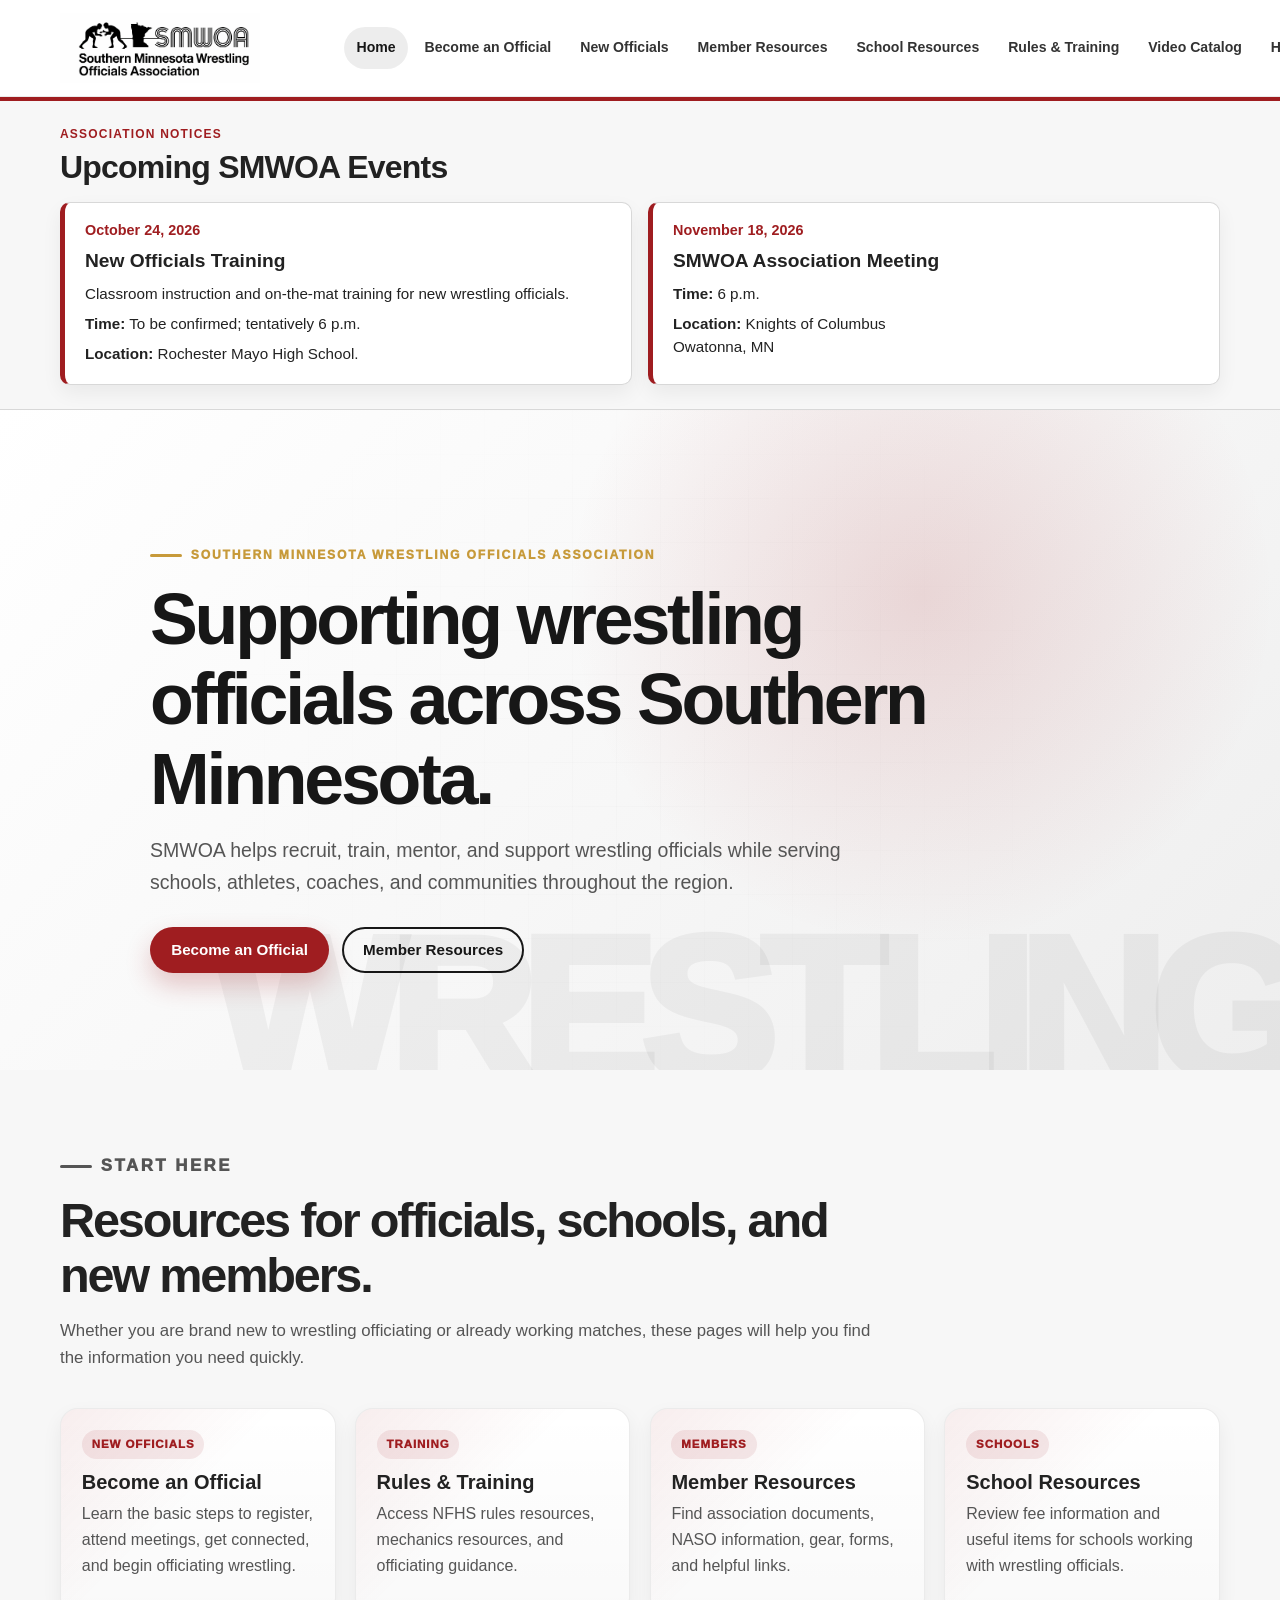
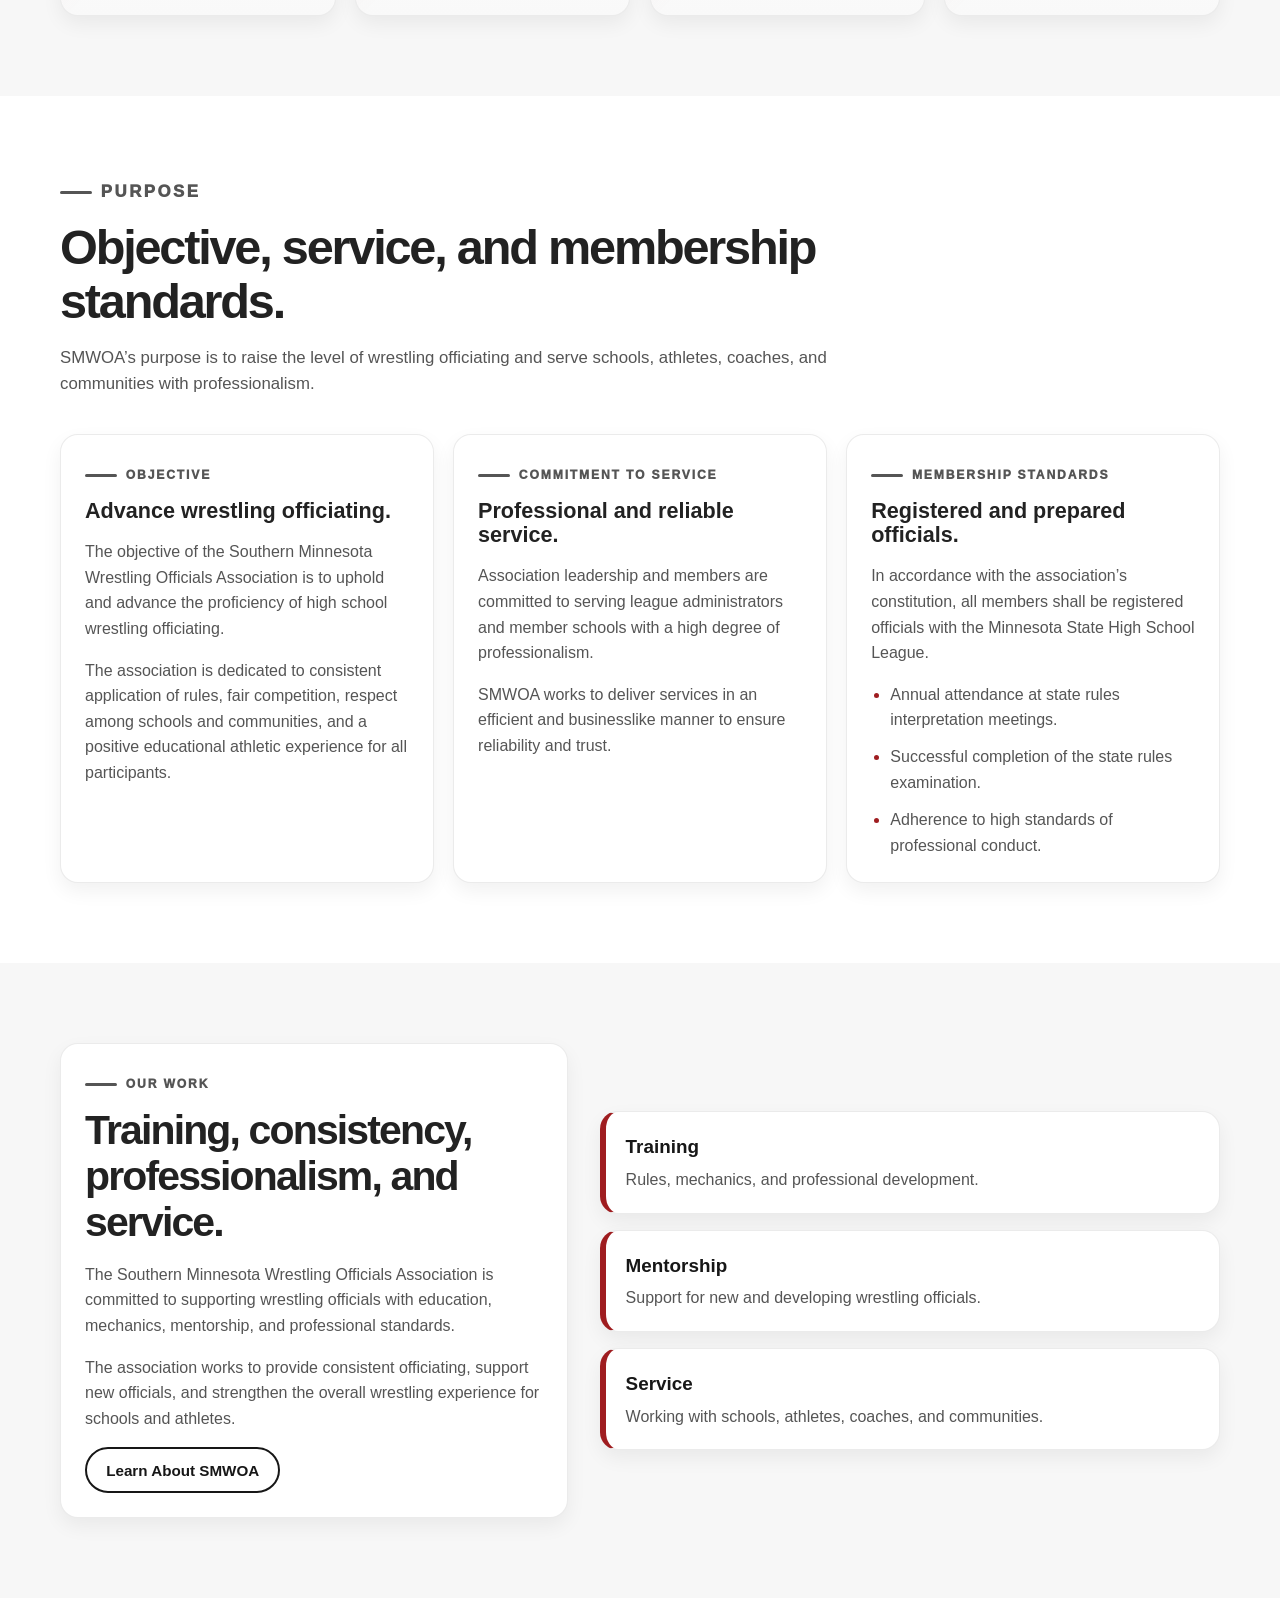
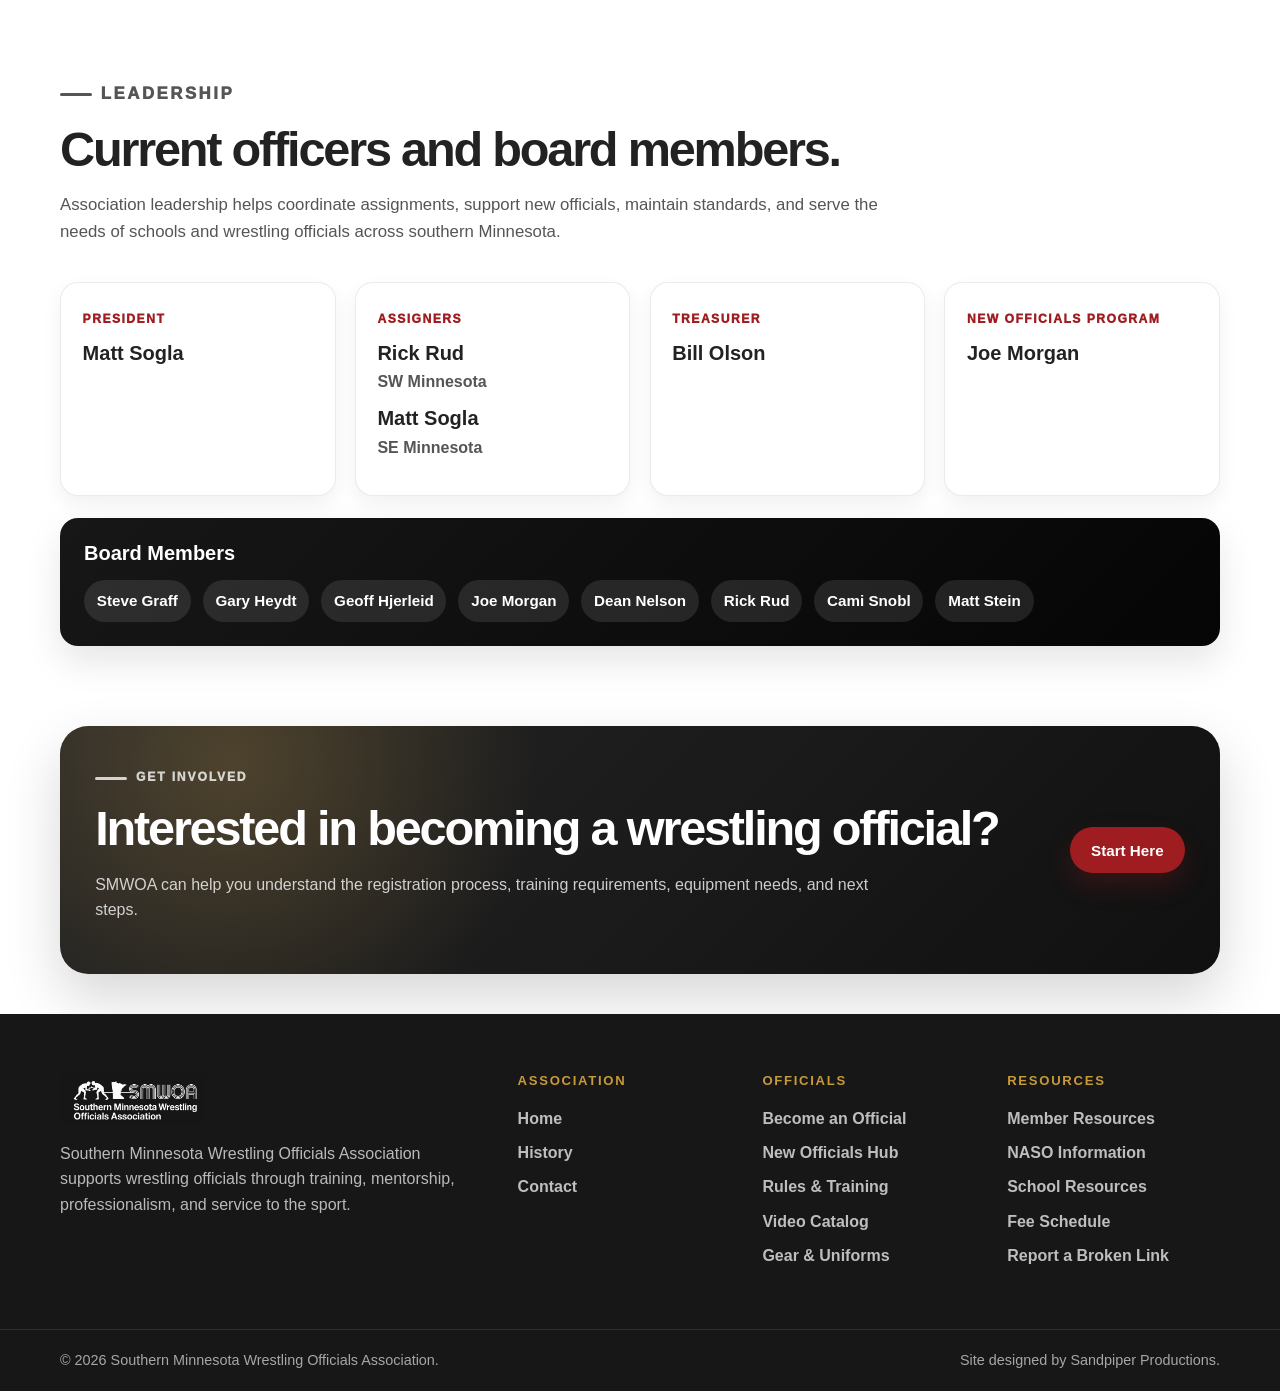
<file: index.html>
<!DOCTYPE html>
<html lang="en">
<head>
  <meta charset="UTF-8" />
  <meta name="viewport" content="width=device-width, initial-scale=1.0" />

  <title>Southern Minnesota Wrestling Officials Association</title>
  <meta
    name="description"
    content="Southern Minnesota Wrestling Officials Association supports wrestling officials through training, resources, mentorship, and service to schools across Southern Minnesota."
  />

  <link rel="stylesheet" href="/assets/css/style.css" />
  <!-- Favicons / Home Screen Icons -->
<link rel="icon" type="image/png" sizes="32x32" href="/assets/images/icons/favicon-32.png">
<link rel="icon" type="image/png" sizes="16x16" href="/assets/images/icons/favicon-16.png">
<link rel="shortcut icon" href="/favicon.ico">
<link rel="apple-touch-icon" sizes="180x180" href="/assets/images/icons/apple-touch-icon.png">
<link rel="manifest" href="/site.webmanifest">
<meta name="theme-color" content="#111111">
</head>

<body>
  <div id="site-header"></div>

  <main>
    <!-- UPCOMING EVENTS: Update tentative details when confirmed. -->
    <section class="home-events" aria-labelledby="home-events-heading">
      <div class="container">
        <p class="home-events-label">Association Notices</p>
        <h2 id="home-events-heading">Upcoming SMWOA Events</h2>
        <div class="home-events-grid">
          <article class="home-event-card">
            <p class="home-event-date"><time datetime="2026-10-24">October 24, 2026</time></p>
            <h3>New Officials Training</h3>
            <p>Classroom instruction and on-the-mat training for new wrestling officials.</p>
            <p><strong>Time:</strong> To be confirmed; tentatively 6 p.m.</p>
            <p><strong>Location:</strong> Rochester Mayo High School.</p>
          </article>
          <article class="home-event-card">
            <p class="home-event-date"><time datetime="2026-11-18">November 18, 2026</time></p>
            <h3>SMWOA Association Meeting</h3>
            <p><strong>Time:</strong> 6 p.m.</p>
            <p><strong>Location:</strong> Knights of Columbus<br>Owatonna, MN</p>
          </article>
        </div>
      </div>
    </section>

    <!-- HERO -->
    <section class="hero">
      <div class="hero-overlay"></div>

      <div class="container hero-content">
        <div class="hero-logo-wrap">
        </div>

        <p class="eyebrow">Southern Minnesota Wrestling Officials Association</p>

        <h1>Supporting wrestling officials across Southern Minnesota.</h1>

        <p class="hero-text">
          SMWOA helps recruit, train, mentor, and support wrestling officials while serving
          schools, athletes, coaches, and communities throughout the region.
        </p>

        <div class="hero-actions">
          <a href="/join/" class="btn btn-primary">Become an Official</a>
          <a href="/member-resources/" class="btn btn-secondary">Member Resources</a>
        </div>
      </div>
    </section>

    <!-- QUICK LINKS -->
    <section class="section section-light">
      <div class="container">
        <div class="section-heading">
          <p class="eyebrow eyebrow-dark">Start Here</p>
          <h2>Resources for officials, schools, and new members.</h2>
          <p>
            Whether you are brand new to wrestling officiating or already working matches,
            these pages will help you find the information you need quickly.
          </p>
        </div>

        <div class="card-grid card-grid-4">
          <a href="/join/" class="feature-card">
            <span class="card-kicker">New Officials</span>
            <h3>Become an Official</h3>
            <p>
              Learn the basic steps to register, attend meetings, get connected, and begin
              officiating wrestling.
            </p>
          </a>

          <a href="/rules/" class="feature-card">
            <span class="card-kicker">Training</span>
            <h3>Rules & Training</h3>
            <p>
              Access NFHS rules resources, mechanics resources, and
              officiating guidance.
            </p>
          </a>

          <a href="/member-resources/" class="feature-card">
            <span class="card-kicker">Members</span>
            <h3>Member Resources</h3>
            <p>
              Find association documents, NASO information, gear, forms, and helpful
              links.
            </p>
          </a>

          <a href="/school-resources/" class="feature-card">
            <span class="card-kicker">Schools</span>
            <h3>School Resources</h3>
            <p>
              Review fee information and useful items for schools working with wrestling
              officials.
            </p>
          </a>
        </div>
      </div>
    </section>

    <!-- PURPOSE -->
    <section class="section">
      <div class="container">
        <div class="section-heading">
          <p class="eyebrow eyebrow-dark">Purpose</p>
          <h2>Objective, service, and membership standards.</h2>
          <p>
            SMWOA’s purpose is to raise the level of wrestling officiating and serve schools,
            athletes, coaches, and communities with professionalism.
          </p>
        </div>

        <div class="history-values-grid">
          <article class="content-card">
            <p class="eyebrow eyebrow-dark">Objective</p>
            <h3>Advance wrestling officiating.</h3>
            <p>
              The objective of the Southern Minnesota Wrestling Officials Association is to
              uphold and advance the proficiency of high school wrestling officiating.
            </p>
            <p>
              The association is dedicated to consistent application of rules, fair competition,
              respect among schools and communities, and a positive educational athletic
              experience for all participants.
            </p>
          </article>

          <article class="content-card">
            <p class="eyebrow eyebrow-dark">Commitment to Service</p>
            <h3>Professional and reliable service.</h3>
            <p>
              Association leadership and members are committed to serving league administrators
              and member schools with a high degree of professionalism.
            </p>
            <p>
              SMWOA works to deliver services in an efficient and businesslike manner to ensure
              reliability and trust.
            </p>
          </article>

          <article class="content-card">
            <p class="eyebrow eyebrow-dark">Membership Standards</p>
            <h3>Registered and prepared officials.</h3>
            <p>
              In accordance with the association’s constitution, all members shall be registered
              officials with the Minnesota State High School League.
            </p>
            <ul class="clean-list">
              <li>Annual attendance at state rules interpretation meetings.</li>
              <li>Successful completion of the state rules examination.</li>
              <li>Adherence to high standards of professional conduct.</li>
            </ul>
          </article>
        </div>
      </div>
    </section>

    <!-- ABOUT / VALUES -->
    <section class="section section-light">
      <div class="container split split-reverse">
        <div class="content-card">
          <p class="eyebrow eyebrow-dark">Our Work</p>
          <h2>Training, consistency, professionalism, and service.</h2>
          <p>
            The Southern Minnesota Wrestling Officials Association is committed to supporting
            wrestling officials with education, mechanics, mentorship, and professional standards.
          </p>
          <p>
            The association works to provide consistent officiating, support new officials, and
            strengthen the overall wrestling experience for schools and athletes.
          </p>
          <a href="/history/" class="btn btn-outline">Learn About SMWOA</a>
        </div>

        <div class="stat-stack">
          <div class="stat-card">
            <strong>Training</strong>
            <span>Rules, mechanics, and professional development.</span>
          </div>

          <div class="stat-card">
            <strong>Mentorship</strong>
            <span>Support for new and developing wrestling officials.</span>
          </div>

          <div class="stat-card">
            <strong>Service</strong>
            <span>Working with schools, athletes, coaches, and communities.</span>
          </div>
        </div>
      </div>
    </section>

    <!-- LEADERSHIP -->
    <section class="section" id="leadership">
      <div class="container">
        <div class="section-heading">
          <p class="eyebrow eyebrow-dark">Leadership</p>
          <h2>Current officers and board members.</h2>
          <p>
            Association leadership helps coordinate assignments, support new officials, maintain
            standards, and serve the needs of schools and wrestling officials across southern
            Minnesota.
          </p>
        </div>

        <div class="leadership-feature-grid">
          <article class="leadership-feature-card">
            <span>President</span>
            <h3>Matt Sogla</h3>
          </article>

          <article class="leadership-feature-card">
            <span>Assigners</span>
            <h3>Rick Rud</h3>
            <p>SW Minnesota</p>
            <h3>Matt Sogla</h3>
            <p>SE Minnesota</p>
          </article>

          <article class="leadership-feature-card">
            <span>Treasurer</span>
            <h3>Bill Olson</h3>
          </article>

          <article class="leadership-feature-card">
            <span>New Officials Program</span>
            <h3>Joe Morgan</h3>
          </article>
        </div>

        <div class="board-card">
          <h3>Board Members</h3>

          <div class="board-list">
            <span>Steve Graff</span>
            <span>Gary Heydt</span>
            <span>Geoff Hjerleid</span>
            <span>Joe Morgan</span>
            <span>Dean Nelson</span>
            <span>Rick Rud</span>
            <span>Cami Snobl</span>
            <span>Matt Stein</span>
          </div>
        </div>
      </div>
    </section>

    <!-- CTA -->
<section class="cta-section home-cta-section">
  <div class="container cta-card">
    <div>
      <p class="eyebrow">Get Involved</p>
      <h2>Interested in becoming a wrestling official?</h2>
      <p>
        SMWOA can help you understand the registration process, training requirements,
        equipment needs, and next steps.
      </p>
    </div>

    <a href="/join/" class="btn btn-primary">Start Here</a>
  </div>
</section>
  </main>

  <div id="site-footer"></div>

  <script src="/assets/js/main.js"></script>
</body>
</html>
</file>
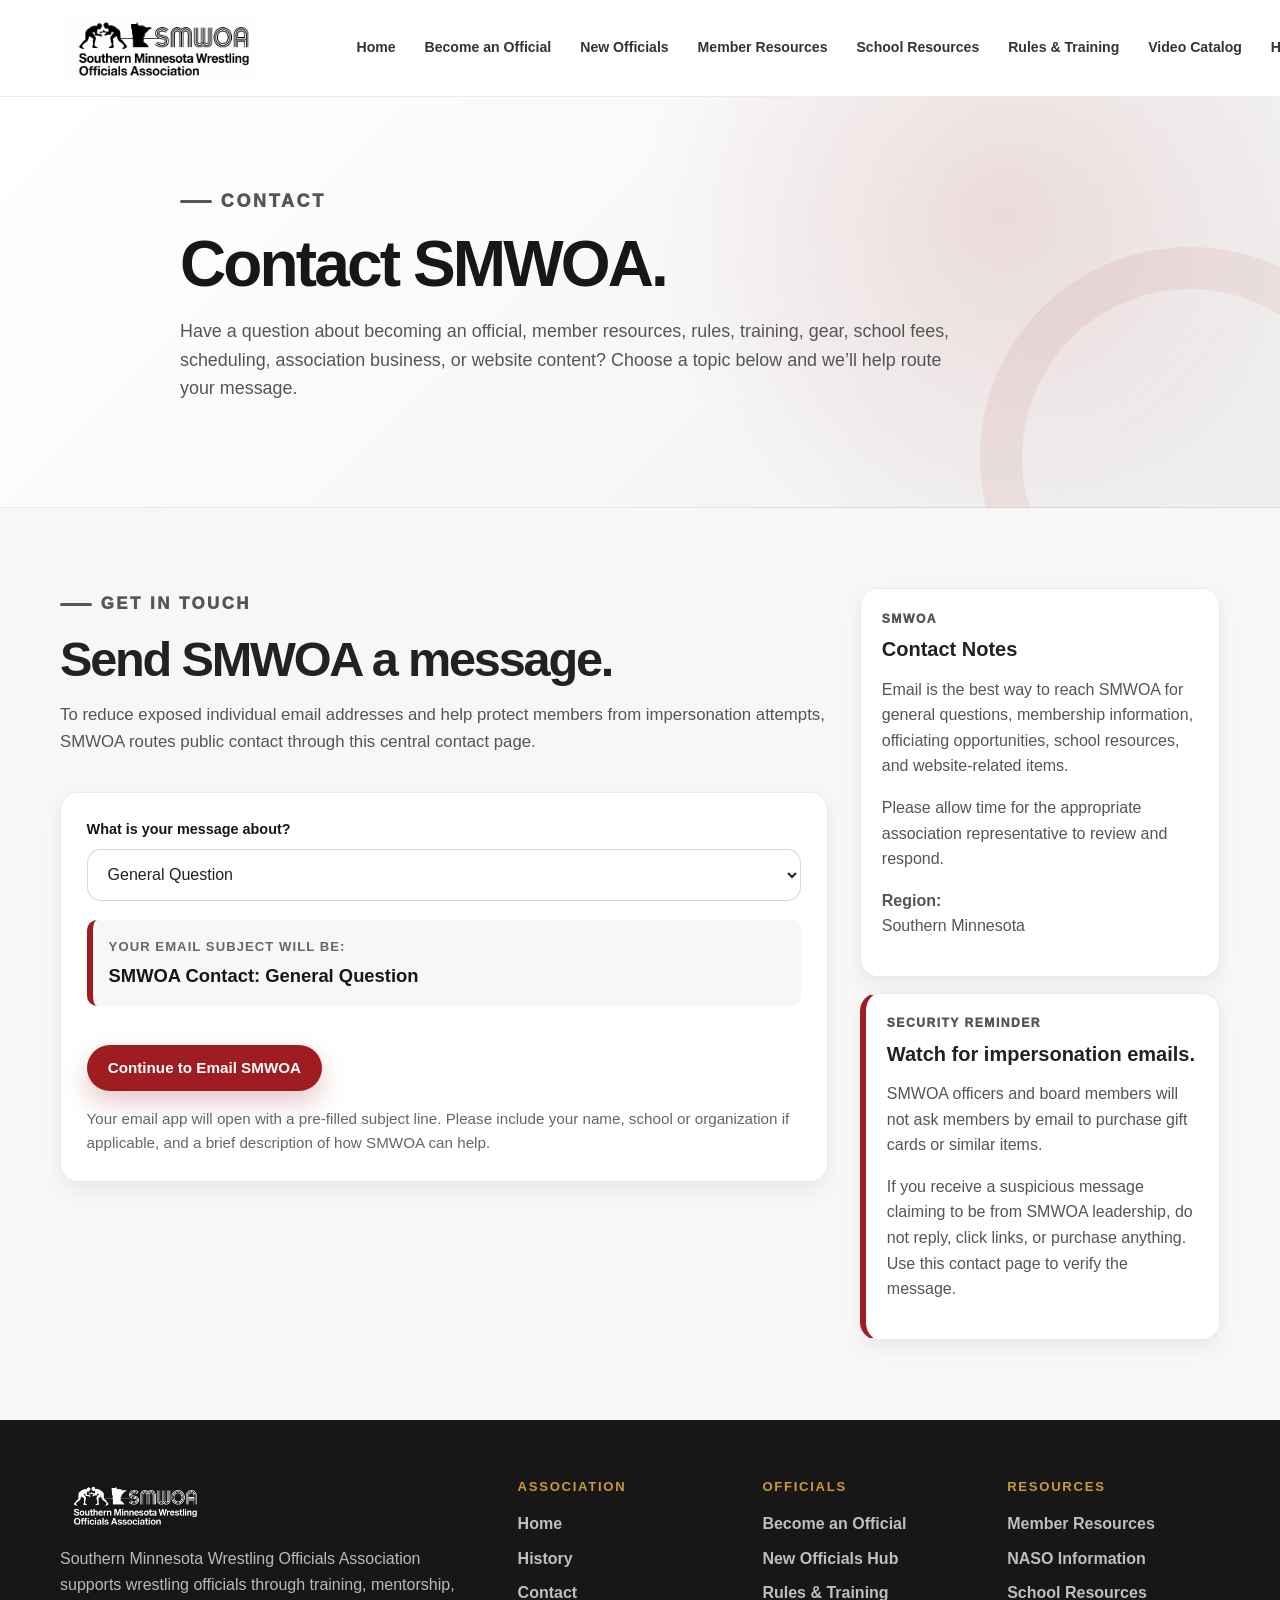
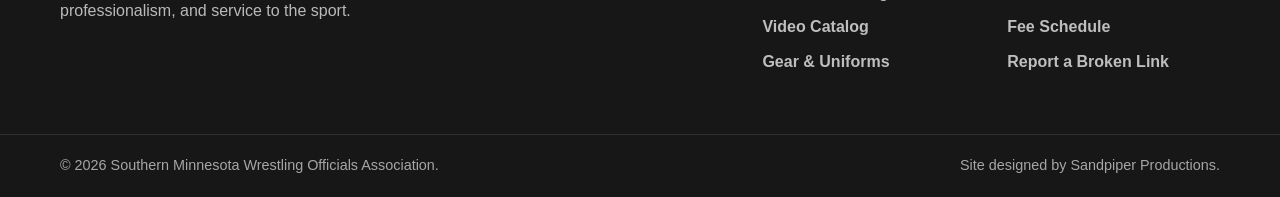
<file: contact/index.html>
<!DOCTYPE html>
<html lang="en">
<head>
  <meta charset="UTF-8" />
  <meta name="viewport" content="width=device-width, initial-scale=1.0" />

  <title>Contact | SMWOA</title>
  <meta
    name="description"
    content="Contact Southern Minnesota Wrestling Officials Association for membership questions, new official information, rules resources, school fee questions, member resources, and association information."
  />

  <link rel="stylesheet" href="/assets/css/style.css" />
  <!-- Favicons / Home Screen Icons -->
<link rel="icon" type="image/png" sizes="32x32" href="/assets/images/icons/favicon-32.png">
<link rel="icon" type="image/png" sizes="16x16" href="/assets/images/icons/favicon-16.png">
<link rel="shortcut icon" href="/favicon.ico">
<link rel="apple-touch-icon" sizes="180x180" href="/assets/images/icons/apple-touch-icon.png">
<link rel="manifest" href="/site.webmanifest">
<meta name="theme-color" content="#111111">
</head>

<body data-page="contact">

  <div id="site-header"></div>

  <main class="contact-page">

    <!-- PAGE HERO -->
    <section class="page-hero">
      <div class="container page-hero-inner">
        <p class="eyebrow">Contact</p>
        <h1>Contact SMWOA.</h1>
        <p>
          Have a question about becoming an official, member resources, rules, training,
          gear, school fees, scheduling, association business, or website content? Choose
          a topic below and we’ll help route your message.
        </p>
      </div>
    </section>

    <!-- CONTACT FORM -->
    <section class="section section-light">
      <div class="container">
        <div class="contact-layout">

          <div class="contact-main">
            <div class="section-heading">
              <p class="eyebrow eyebrow-dark">Get in Touch</p>
              <h2>Send SMWOA a message.</h2>
              <p>
                To reduce exposed individual email addresses and help protect members from
                impersonation attempts, SMWOA routes public contact through this central
                contact page.
              </p>
            </div>

            <div class="contact-form-card">
              <label for="contactCategory" class="contact-label">
                What is your message about?
              </label>

              <select id="contactCategory" class="contact-select">
                <option value="general">General Question</option>
                <option value="join">Becoming an Official / Joining SMWOA</option>
                <option value="new-officials">New Officials / Mentorship / Evaluations</option>
                <option value="rules">Rules & Training</option>
                <option value="gear">Gear / Uniforms</option>
                <option value="member-resources">Member Resources / Documents</option>
                <option value="arbiter">Arbiter / Scheduling</option>
                <option value="school-resources">School Resources / Fee Schedule</option>
                <option value="naso">NASO Information</option>
                <option value="history">Association History / Website Content</option>
                <option value="board">Board / Leadership</option>
                <option value="website">Website Help / Broken Link</option>
                <option value="security">Suspicious Email / Impersonation Concern</option>
              </select>

              <div class="contact-preview-card">
                <p class="contact-preview-label">Your email subject will be:</p>
                <p id="contactSubjectPreview" class="contact-subject-preview">
                  SMWOA Contact: General Question
                </p>
              </div>

              <a
                id="contactEmailButton"
                class="btn btn-primary contact-email-button"
                href="mailto:?subject=SMWOA%20Contact%3A%20General%20Question"
              >
                Continue to Email SMWOA
              </a>

              <p class="contact-helper-text">
                Your email app will open with a pre-filled subject line. Please include your
                name, school or organization if applicable, and a brief description of how
                SMWOA can help.
              </p>
            </div>
          </div>

          <aside class="contact-sidebar">
            <div class="contact-side-card contact-info-panel">
              <p class="card-meta">SMWOA</p>
              <h3>Contact Notes</h3>
              <p>
                Email is the best way to reach SMWOA for general questions, membership
                information, officiating opportunities, school resources, and website-related
                items.
              </p>
              <p>
                Please allow time for the appropriate association representative to review
                and respond.
              </p>
              <p>
                <strong>Region:</strong><br />
                Southern Minnesota
              </p>
            </div>

            <div class="contact-side-card contact-security-card">
              <p class="card-meta">Security Reminder</p>
              <h3>Watch for impersonation emails.</h3>
              <p>
                SMWOA officers and board members will not ask members by email to purchase
                gift cards or similar items.
              </p>
              <p>
                If you receive a suspicious message claiming to be from SMWOA leadership,
                do not reply, click links, or purchase anything. Use this contact page to
                verify the message.
              </p>
            </div>
          </aside>

        </div>
      </div>
    </section>

  </main>

  <div id="site-footer"></div>

  <script src="/assets/js/main.js"></script>

  <script>
    const SMWOA_EMAIL = '';

    const contactCategories = {
      general: 'General Question',
      join: 'Becoming an Official / Joining SMWOA',
      'new-officials': 'New Officials / Mentorship / Evaluations',
      rules: 'Rules & Training',
      gear: 'Gear / Uniforms',
      'member-resources': 'Member Resources / Documents',
      arbiter: 'Arbiter / Scheduling',
      'school-resources': 'School Resources / Fee Schedule',
      naso: 'NASO Information',
      history: 'Association History / Website Content',
      board: 'Board / Leadership',
      website: 'Website Help / Broken Link',
      security: 'Suspicious Email / Impersonation Concern'
    };

    function getCategoryFromUrl() {
      const params = new URLSearchParams(window.location.search);
      return params.get('category') || 'general';
    }

    function updateContactLink() {
      const select = document.getElementById('contactCategory');
      const button = document.getElementById('contactEmailButton');
      const subjectPreview = document.getElementById('contactSubjectPreview');

      if (!select || !button) return;

      const selectedValue = select.value;
      const selectedLabel = contactCategories[selectedValue] || contactCategories.general;
      const subjectText = `SMWOA Contact: ${selectedLabel}`;
      const subject = encodeURIComponent(subjectText);

      button.href = `mailto:${SMWOA_EMAIL}?subject=${subject}`;

      if (subjectPreview) {
        subjectPreview.textContent = subjectText;
      }
    }

    document.addEventListener('DOMContentLoaded', () => {
      const select = document.getElementById('contactCategory');

      if (!select) return;

      const urlCategory = getCategoryFromUrl();

      if (contactCategories[urlCategory]) {
        select.value = urlCategory;
      }

      updateContactLink();

      select.addEventListener('change', updateContactLink);
    });
  </script>
</body>
</html>
</file>
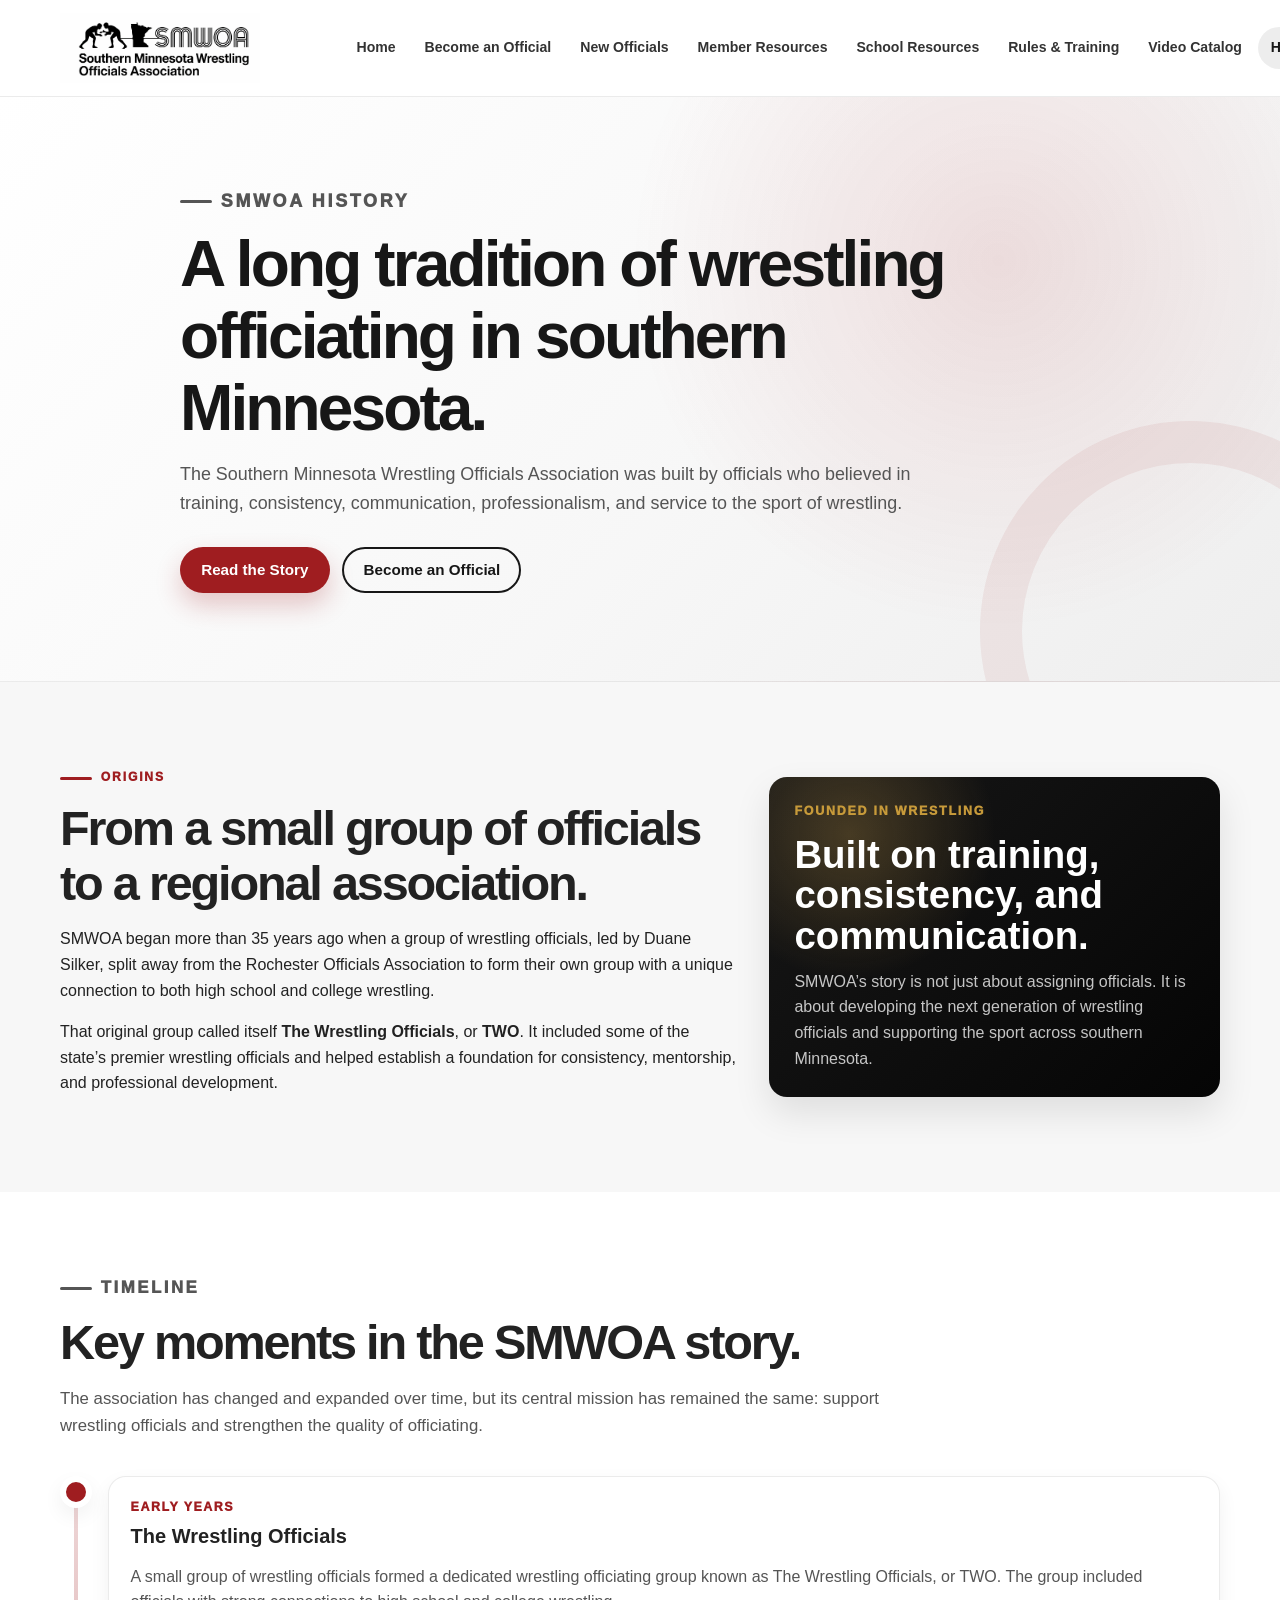
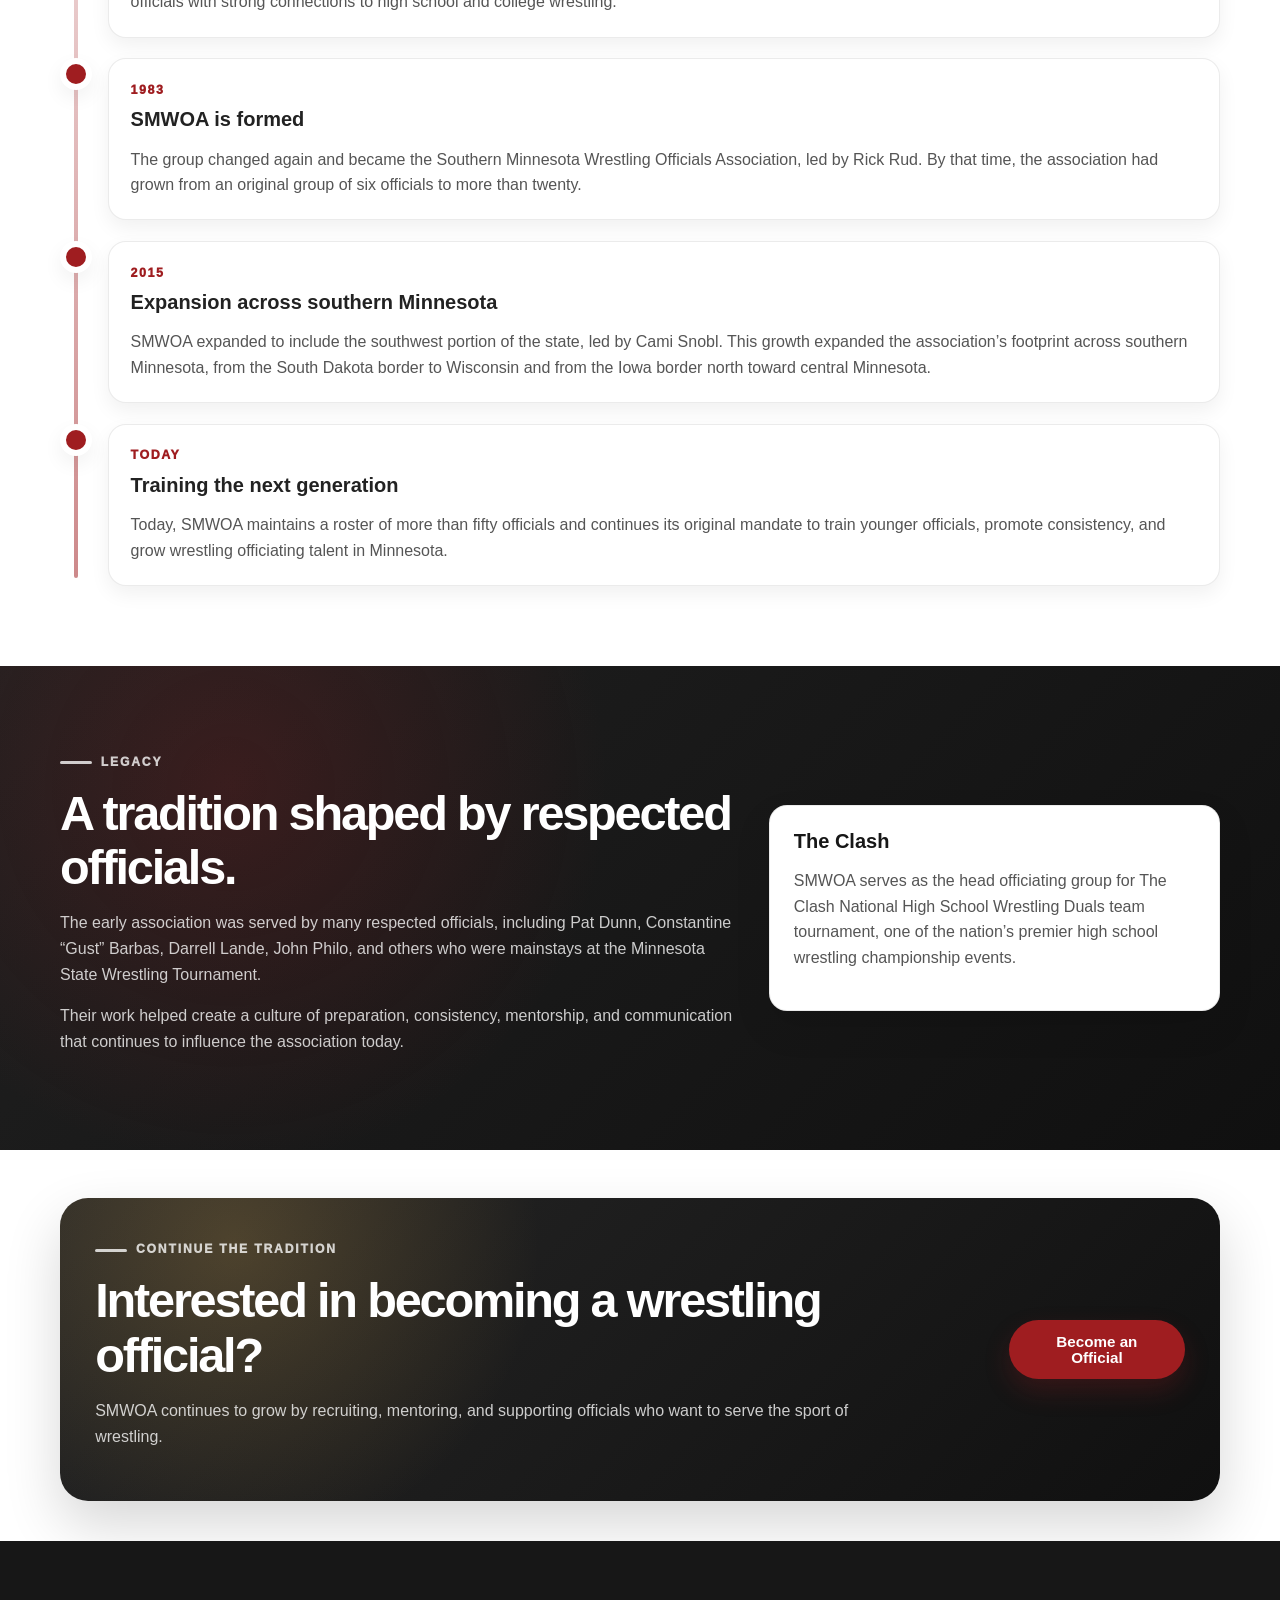
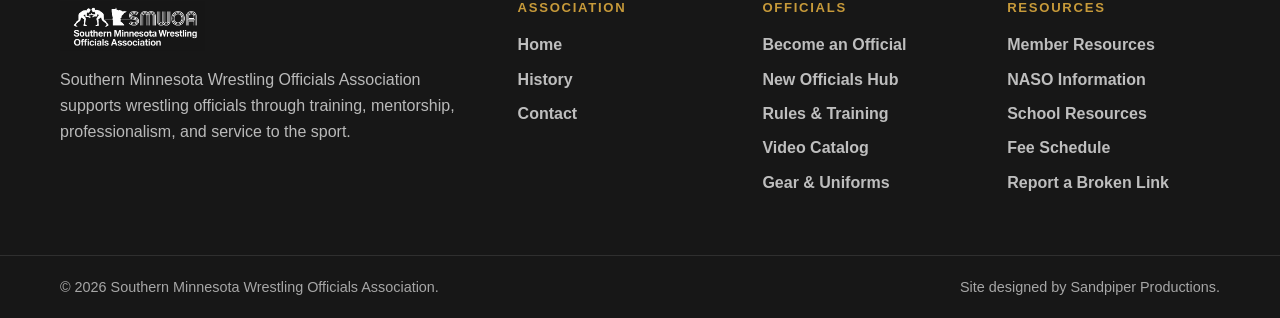
<file: history/index.html>
<!DOCTYPE html>
<html lang="en">
<head>
  <meta charset="UTF-8" />
  <meta name="viewport" content="width=device-width, initial-scale=1.0" />

  <title>History | SMWOA</title>
  <meta
    name="description"
    content="Learn about the history and service commitment of the Southern Minnesota Wrestling Officials Association."
  />

  <link rel="stylesheet" href="/assets/css/style.css" />
  <!-- Favicons / Home Screen Icons -->
<link rel="icon" type="image/png" sizes="32x32" href="/assets/images/icons/favicon-32.png">
<link rel="icon" type="image/png" sizes="16x16" href="/assets/images/icons/favicon-16.png">
<link rel="shortcut icon" href="/favicon.ico">
<link rel="apple-touch-icon" sizes="180x180" href="/assets/images/icons/apple-touch-icon.png">
<link rel="manifest" href="/site.webmanifest">
<meta name="theme-color" content="#111111">
</head>

<body>
  <div id="site-header"></div>

  <main>
    <!-- PAGE HERO -->
    <section class="page-hero">
      <div class="container page-hero-inner">
        <p class="eyebrow">SMWOA History</p>
        <h1>A long tradition of wrestling officiating in southern Minnesota.</h1>
        <p>
          The Southern Minnesota Wrestling Officials Association was built by officials who
          believed in training, consistency, communication, professionalism, and service to
          the sport of wrestling.
        </p>

        <div class="hero-actions">
          <a href="#history-story" class="btn btn-primary">Read the Story</a>
          <a href="/join/" class="btn btn-secondary">Become an Official</a>
        </div>
      </div>
    </section>

    <!-- STORY INTRO -->
    <section class="section section-light" id="history-story">
      <div class="container split">
        <div>
          <p class="eyebrow eyebrow-dark">Origins</p>
          <h2>From a small group of officials to a regional association.</h2>
          <p>
            SMWOA began more than 35 years ago when a group of wrestling officials, led by
            Duane Silker, split away from the Rochester Officials Association to form their
            own group with a unique connection to both high school and college wrestling.
          </p>
          <p>
            That original group called itself <strong>The Wrestling Officials</strong>, or
            <strong>TWO</strong>. It included some of the state’s premier wrestling officials
            and helped establish a foundation for consistency, mentorship, and professional
            development.
          </p>
        </div>

        <div class="history-highlight-card">
          <span>Founded in wrestling</span>
          <strong>Built on training, consistency, and communication.</strong>
          <p>
            SMWOA’s story is not just about assigning officials. It is about developing the
            next generation of wrestling officials and supporting the sport across southern
            Minnesota.
          </p>
        </div>
      </div>
    </section>

    <!-- TIMELINE -->
    <section class="section">
      <div class="container">
        <div class="section-heading">
          <p class="eyebrow eyebrow-dark">Timeline</p>
          <h2>Key moments in the SMWOA story.</h2>
          <p>
            The association has changed and expanded over time, but its central mission has
            remained the same: support wrestling officials and strengthen the quality of
            officiating.
          </p>
        </div>

        <div class="history-timeline">
          <article class="history-timeline-item">
            <div class="history-timeline-marker"></div>
            <div class="history-timeline-card">
              <p class="history-date">Early years</p>
              <h3>The Wrestling Officials</h3>
              <p>
                A small group of wrestling officials formed a dedicated wrestling officiating
                group known as The Wrestling Officials, or TWO. The group included officials
                with strong connections to high school and college wrestling.
              </p>
            </div>
          </article>

          <article class="history-timeline-item">
            <div class="history-timeline-marker"></div>
            <div class="history-timeline-card">
              <p class="history-date">1983</p>
              <h3>SMWOA is formed</h3>
              <p>
                The group changed again and became the Southern Minnesota Wrestling Officials
                Association, led by Rick Rud. By that time, the association had grown from an
                original group of six officials to more than twenty.
              </p>
            </div>
          </article>

          <article class="history-timeline-item">
            <div class="history-timeline-marker"></div>
            <div class="history-timeline-card">
              <p class="history-date">2015</p>
              <h3>Expansion across southern Minnesota</h3>
              <p>
                SMWOA expanded to include the southwest portion of the state, led by Cami
                Snobl. This growth expanded the association’s footprint across southern
                Minnesota, from the South Dakota border to Wisconsin and from the Iowa border
                north toward central Minnesota.
              </p>
            </div>
          </article>

          <article class="history-timeline-item">
            <div class="history-timeline-marker"></div>
            <div class="history-timeline-card">
              <p class="history-date">Today</p>
              <h3>Training the next generation</h3>
              <p>
                Today, SMWOA maintains a roster of more than fifty officials and continues
                its original mandate to train younger officials, promote consistency, and grow
                wrestling officiating talent in Minnesota.
              </p>
            </div>
          </article>
        </div>
      </div>
    </section>

    <!-- LEGACY -->
    <section class="section section-dark">
      <div class="container split">
        <div>
          <p class="eyebrow">Legacy</p>
          <h2>A tradition shaped by respected officials.</h2>
          <p>
            The early association was served by many respected officials, including Pat Dunn,
            Constantine “Gust” Barbas, Darrell Lande, John Philo, and others who were
            mainstays at the Minnesota State Wrestling Tournament.
          </p>
          <p>
            Their work helped create a culture of preparation, consistency, mentorship, and
            communication that continues to influence the association today.
          </p>
        </div>

        <div class="info-panel">
          <h3>The Clash</h3>
          <p class="muted">
            SMWOA serves as the head officiating group for The Clash National High School
            Wrestling Duals team tournament, one of the nation’s premier high school wrestling
            championship events.
          </p>
        </div>
      </div>
    </section>

    <!-- CTA -->
    <section class="cta-section">
      <div class="container cta-card">
        <div>
          <p class="eyebrow">Continue the Tradition</p>
          <h2>Interested in becoming a wrestling official?</h2>
          <p>
            SMWOA continues to grow by recruiting, mentoring, and supporting officials who
            want to serve the sport of wrestling.
          </p>
        </div>

        <a href="/join/" class="btn btn-primary">Become an Official</a>
      </div>
    </section>
  </main>

  <div id="site-footer"></div>

  <script src="/assets/js/main.js"></script>
</body>
</html>
</file>
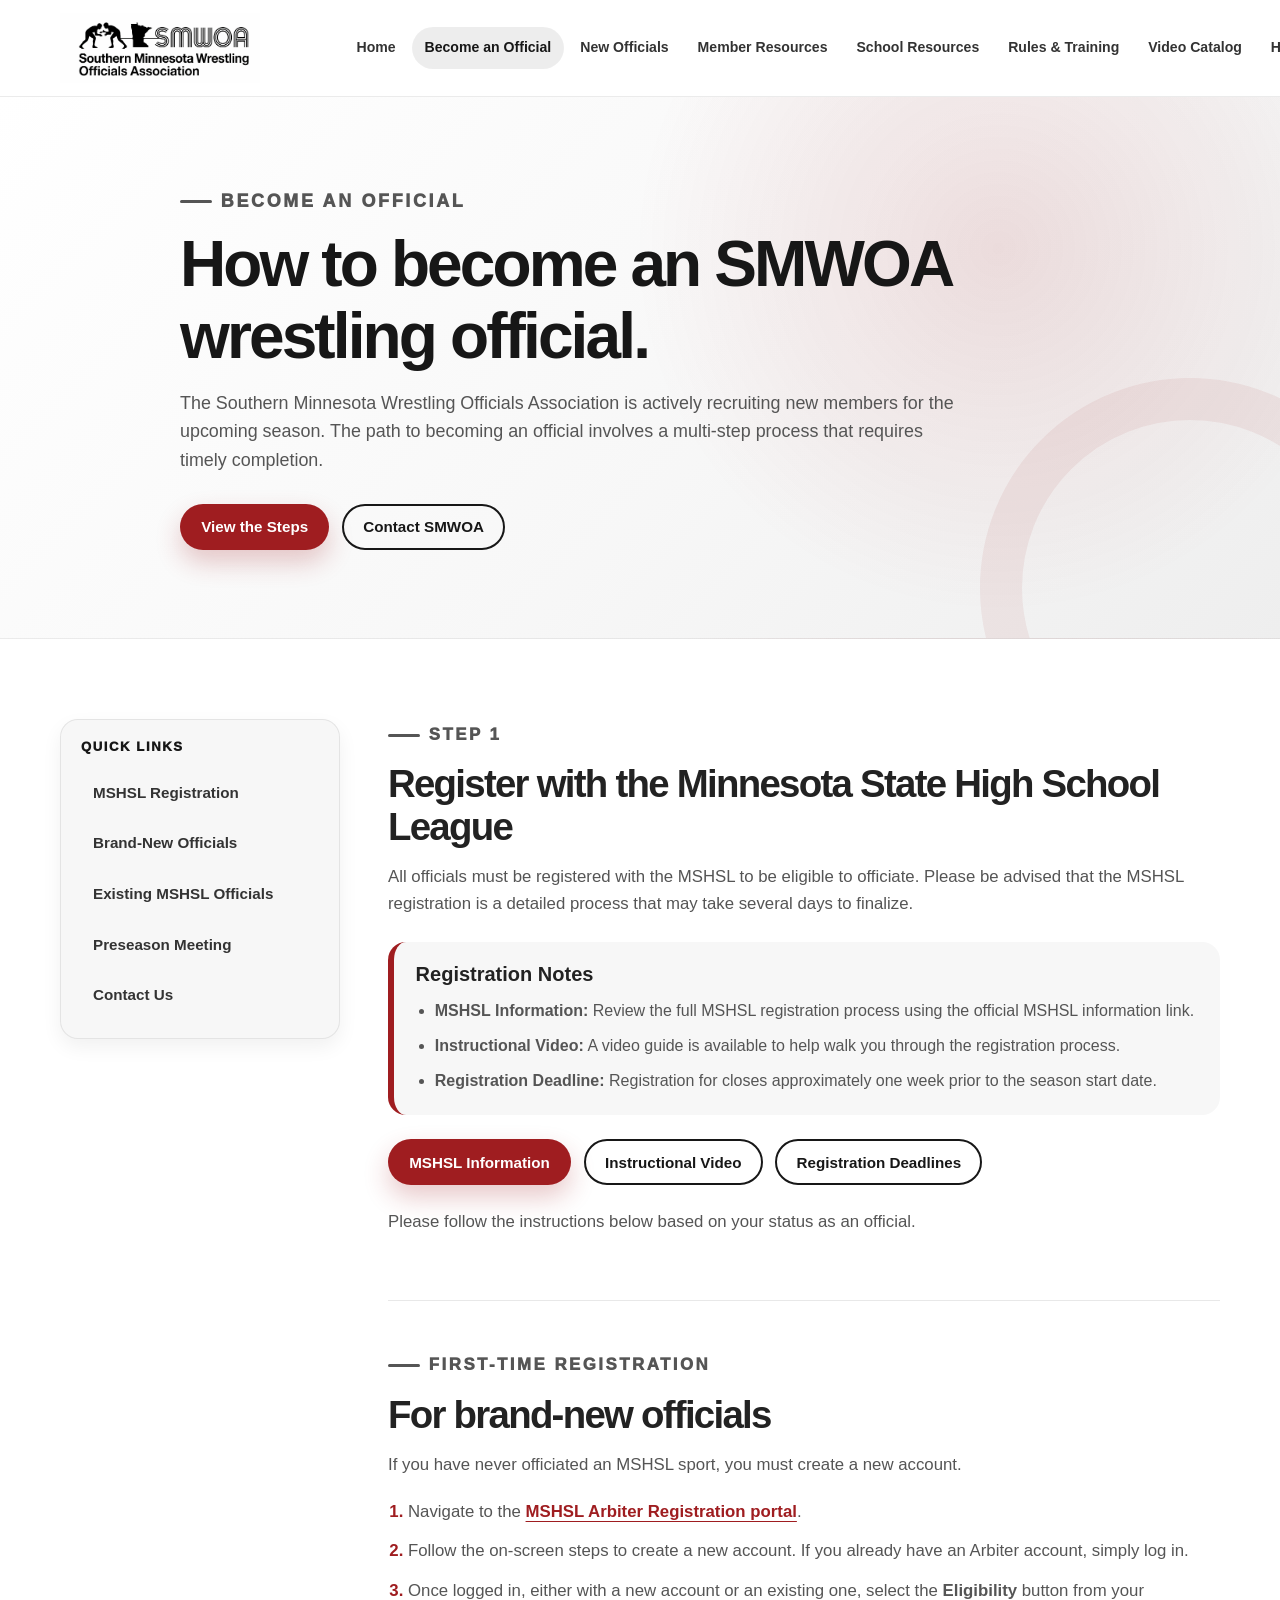
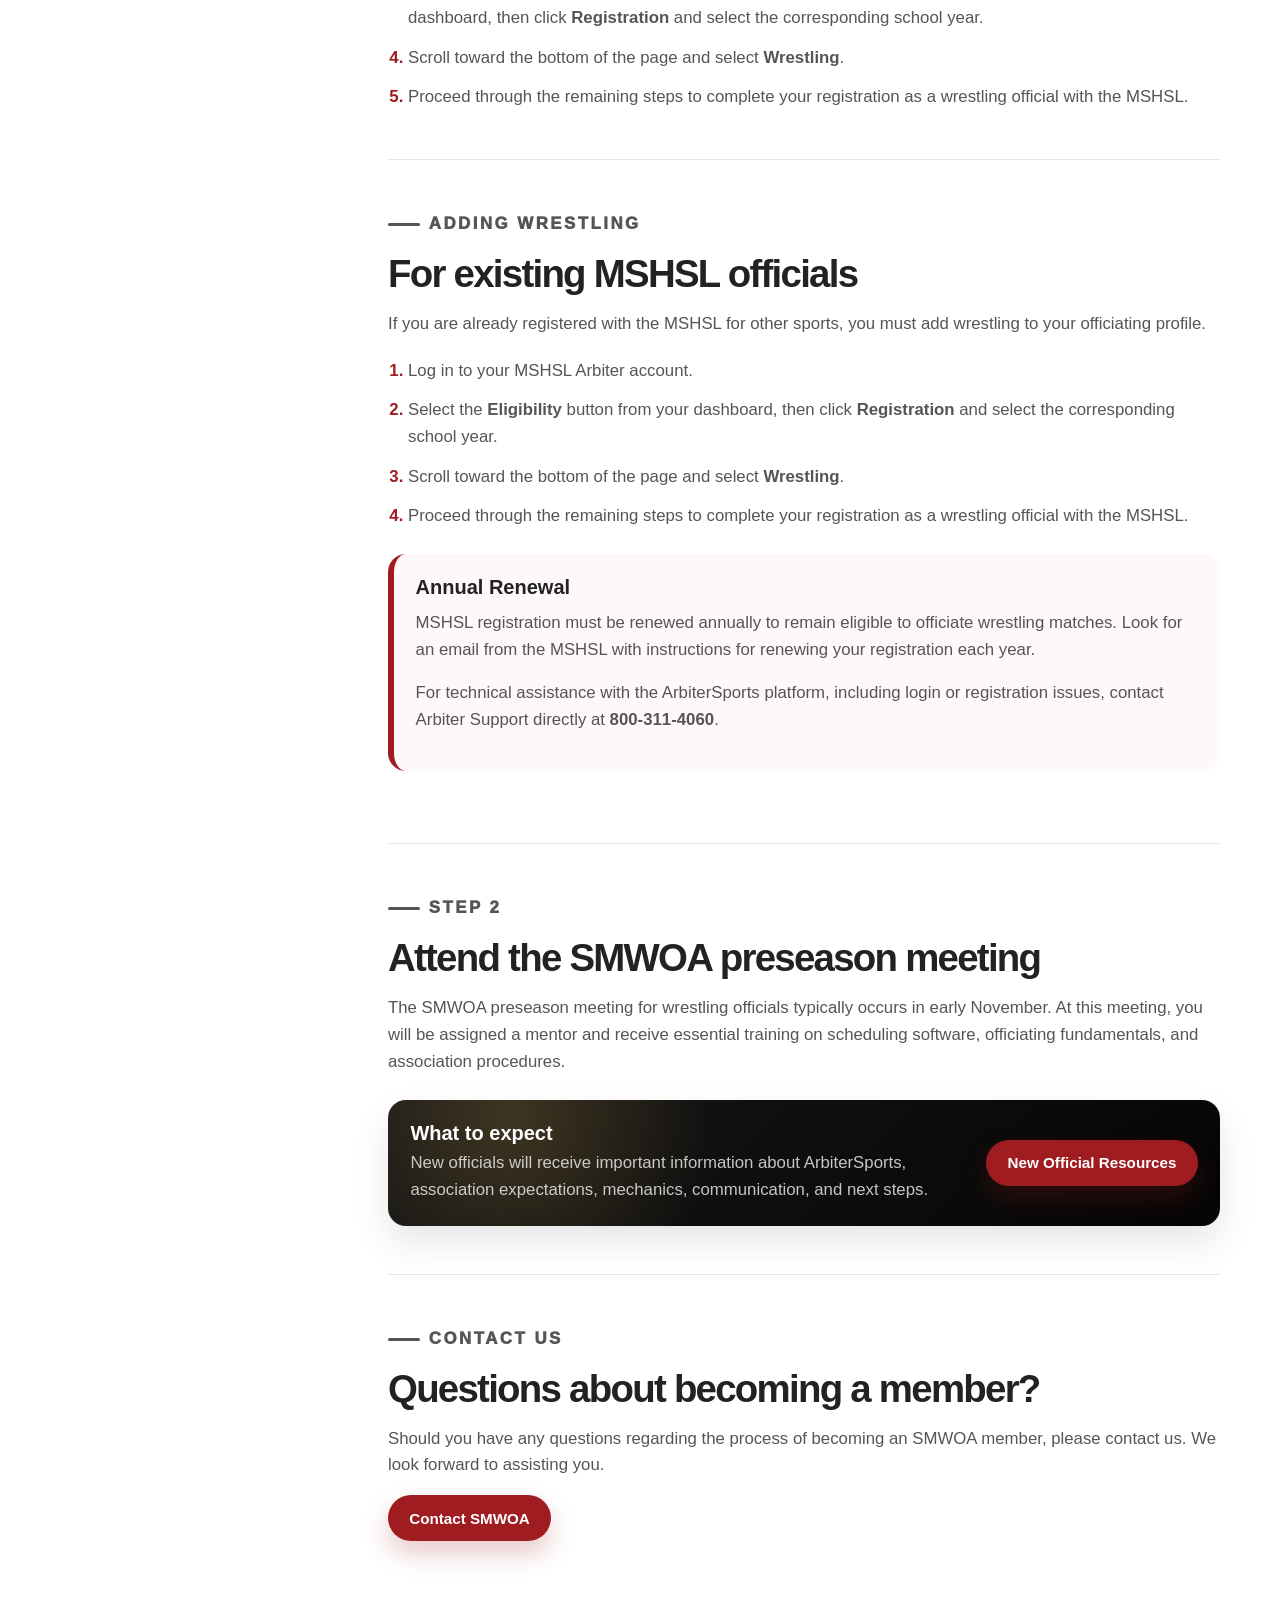
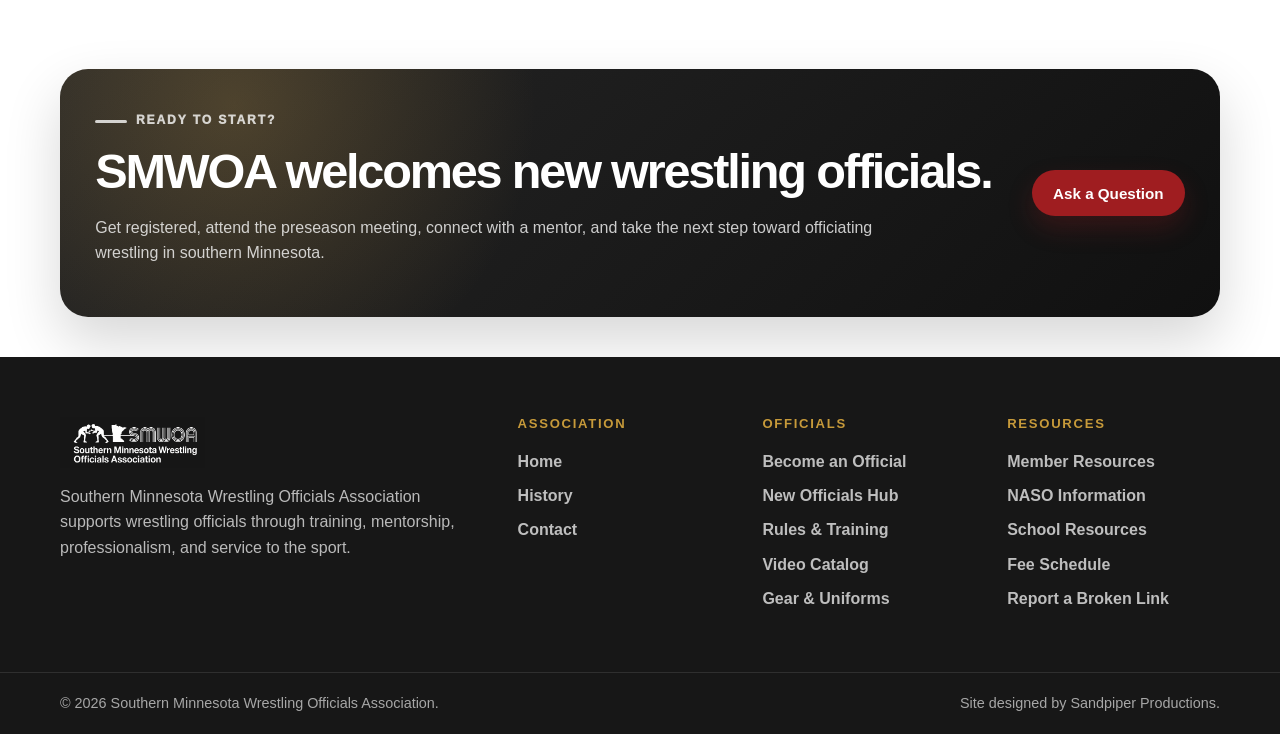
<file: join/index.html>
<!DOCTYPE html>
<html lang="en">
<head>
  <meta charset="UTF-8" />
  <meta name="viewport" content="width=device-width, initial-scale=1.0" />

  <title>Become an Official | SMWOA</title>
  <meta
    name="description"
    content="Learn how to become a Southern Minnesota Wrestling Officials Association wrestling official, including MSHSL registration, Arbiter setup, preseason meeting information, and next steps."
  />

  <link rel="stylesheet" href="/assets/css/style.css" />
  <!-- Favicons / Home Screen Icons -->
<link rel="icon" type="image/png" sizes="32x32" href="/assets/images/icons/favicon-32.png">
<link rel="icon" type="image/png" sizes="16x16" href="/assets/images/icons/favicon-16.png">
<link rel="shortcut icon" href="/favicon.ico">
<link rel="apple-touch-icon" sizes="180x180" href="/assets/images/icons/apple-touch-icon.png">
<link rel="manifest" href="/site.webmanifest">
<meta name="theme-color" content="#111111">
</head>

<body>
  <div id="site-header"></div>

  <main>
    <!-- PAGE HERO -->
    <section class="page-hero">
      <div class="container page-hero-inner">
        <p class="eyebrow">Become an Official</p>
        <h1>How to become an SMWOA wrestling official.</h1>
        <p>
          The Southern Minnesota Wrestling Officials Association is actively recruiting new
          members for the upcoming season. The path to becoming an official involves a
          multi-step process that requires timely completion.
        </p>

        <div class="hero-actions">
          <a href="#steps" class="btn btn-primary">View the Steps</a>
          <a href="/contact/" class="btn btn-secondary">Contact SMWOA</a>
        </div>
      </div>
    </section>

    

    <!-- STEPS -->
    <section class="section" id="steps">
      <div class="container article-layout">
        <aside class="article-sidebar">
          <div class="sidebar-card">
            <h2>Quick Links</h2>
            <a href="#mshsl">MSHSL Registration</a>
            <a href="#new-officials">Brand-New Officials</a>
            <a href="#existing-officials">Existing MSHSL Officials</a>
            <a href="#meeting">Preseason Meeting</a>
            <a href="#contact">Contact Us</a>
          </div>
        </aside>

        <article class="article-content">
          <section class="article-section" id="mshsl">
            <p class="eyebrow eyebrow-dark">Step 1</p>
            <h2>Register with the Minnesota State High School League</h2>

            <p>
              All officials must be registered with the MSHSL to be eligible to officiate.
              Please be advised that the MSHSL registration is a detailed process that may
              take several days to finalize.
            </p>

            <div class="notice-card">
              <h3>Registration Notes</h3>
              <ul>
                
                <li>
                  <strong>MSHSL Information:</strong> Review the full MSHSL registration
                  process using the official MSHSL information link.
                </li>
                <li>
                  <strong>Instructional Video:</strong> A video guide is available to help
                  walk you through the registration process.
                </li>
                <li>
                  <strong>Registration Deadline:</strong> Registration for closes
                  approximately one week prior to the season start date.
                </li>
              </ul>
            </div>

            <div class="button-row">
              <a href="https://www.mshsl.org/who-are-you/officiating" class="btn btn-primary">MSHSL Information</a>
              <a href="https://www.youtube.com/watch?v=0Scf68Z2F1U" class="btn btn-outline">Instructional Video</a>
              <a href="https://resources.sandpiper-productions.com/docs/gen/2026-2027-Officials-Deadlines-4-29-26.pdf" class="btn btn-outline">Registration Deadlines</a>
            </div>

            <p>
              Please follow the instructions below based on your status as an official.
            </p>
          </section>

          <section class="article-section" id="new-officials">
            <p class="eyebrow eyebrow-dark">First-Time Registration</p>
            <h2>For brand-new officials</h2>

            <p>
              If you have never officiated an MSHSL sport, you must create a new account.
            </p>

            <ol class="step-list">
              <li>Navigate to the <a href="https://app.arbitersports.com/registration/official/register/4611?org=176090&role=3" target="_blank" rel="noopener noreferrer">MSHSL Arbiter Registration portal</a>.</li>
              <li>
                Follow the on-screen steps to create a new account. If you already have an
                Arbiter account, simply log in.
              </li>
              <li>
                Once logged in, either with a new account or an existing one, select the
                <strong>Eligibility</strong> button from your dashboard, then click
                <strong>Registration</strong> and select the corresponding school year.
              </li>
              <li>Scroll toward the bottom of the page and select <strong>Wrestling</strong>.</li>
              <li>
                Proceed through the remaining steps to complete your registration as a
                wrestling official with the MSHSL.
              </li>
            </ol>
          </section>

          <section class="article-section" id="existing-officials">
            <p class="eyebrow eyebrow-dark">Adding Wrestling</p>
            <h2>For existing MSHSL officials</h2>

            <p>
              If you are already registered with the MSHSL for other sports, you must add
              wrestling to your officiating profile.
            </p>

            <ol class="step-list">
              <li>Log in to your MSHSL Arbiter account.</li>
              <li>
                Select the <strong>Eligibility</strong> button from your dashboard, then click
                <strong>Registration</strong> and select the corresponding school year.
              </li>
              <li>Scroll toward the bottom of the page and select <strong>Wrestling</strong>.</li>
              <li>
                Proceed through the remaining steps to complete your registration as a
                wrestling official with the MSHSL.
              </li>
            </ol>

            <div class="notice-card notice-card-light">
              <h3>Annual Renewal</h3>
              <p>
                MSHSL registration must be renewed annually to remain eligible to officiate
                wrestling matches.  Look for an email from the MSHSL with instructions for renewing your registration each year.
              </p>
              <p>
                For technical assistance with the ArbiterSports platform, including login or
                registration issues, contact Arbiter Support directly at
                <strong>800-311-4060</strong>.
              </p>
            </div>
          </section>

          <section class="article-section" id="meeting">
            <p class="eyebrow eyebrow-dark">Step 2</p>
            <h2>Attend the SMWOA preseason meeting</h2>

            <p>
              The SMWOA preseason meeting for wrestling officials typically occurs in early
              November. At this meeting, you will be assigned a mentor and receive essential
              training on scheduling software, officiating fundamentals, and association
              procedures.
            </p>

            <div class="info-strip">
              <div>
                <h3>What to expect</h3>
                <p>
                  New officials will receive important information about ArbiterSports,
                  association expectations, mechanics, communication, and next steps.
                </p>
              </div>
              <a href="/new-officials/" class="btn btn-primary">New Official Resources</a>
            </div>
          </section>

          <section class="article-section" id="contact">
            <p class="eyebrow eyebrow-dark">Contact Us</p>
            <h2>Questions about becoming a member?</h2>

            <p>
              Should you have any questions regarding the process of becoming an SMWOA member,
              please contact us. We look forward to assisting you.
            </p>

            <a href="/contact/" class="btn btn-primary">Contact SMWOA</a>
          </section>
        </article>
      </div>
    </section>

    <!-- CTA -->
    <section class="cta-section">
      <div class="container cta-card">
        <div>
          <p class="eyebrow">Ready to Start?</p>
          <h2>SMWOA welcomes new wrestling officials.</h2>
          <p>
            Get registered, attend the preseason meeting, connect with a mentor, and take the
            next step toward officiating wrestling in southern Minnesota.
          </p>
        </div>

        <a href="/contact/" class="btn btn-primary">Ask a Question</a>
      </div>
    </section>
  </main>

  <div id="site-footer"></div>

  <script src="/assets/js/main.js"></script>
</body>
</html>
</file>
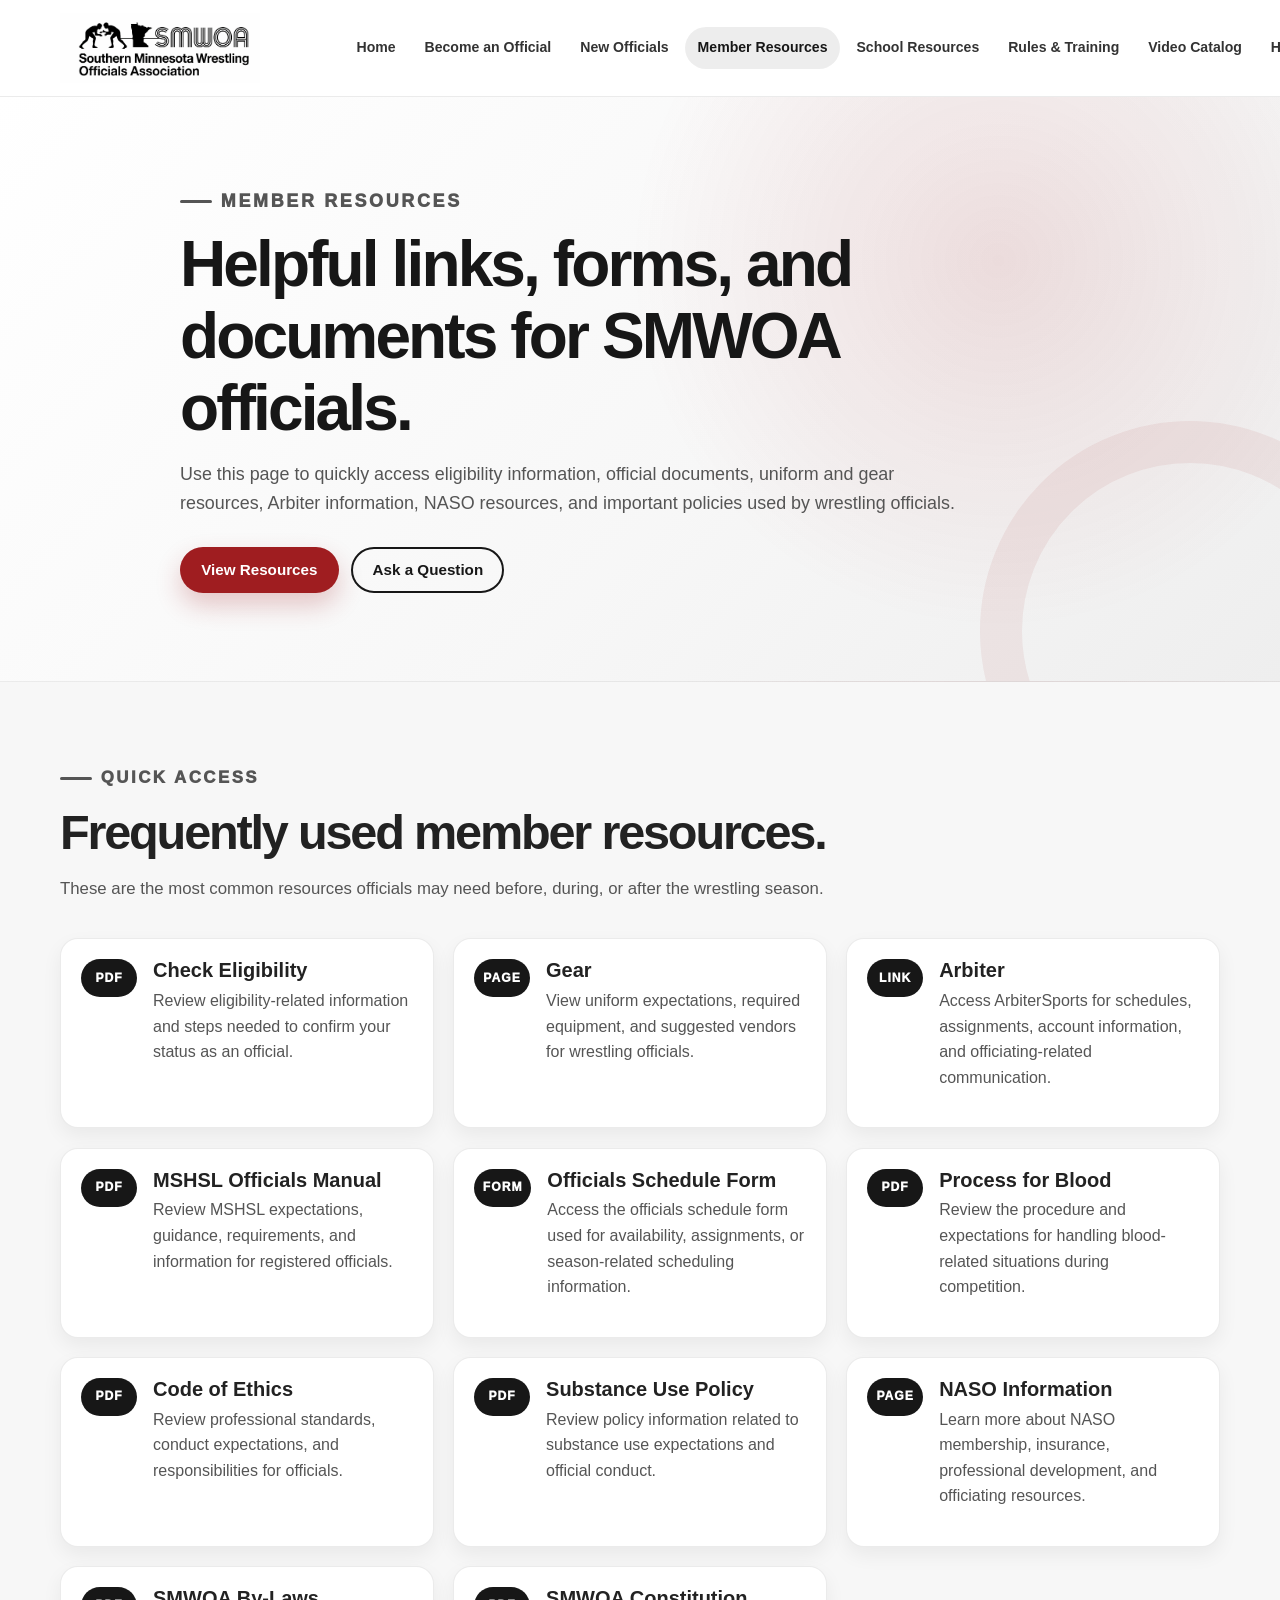
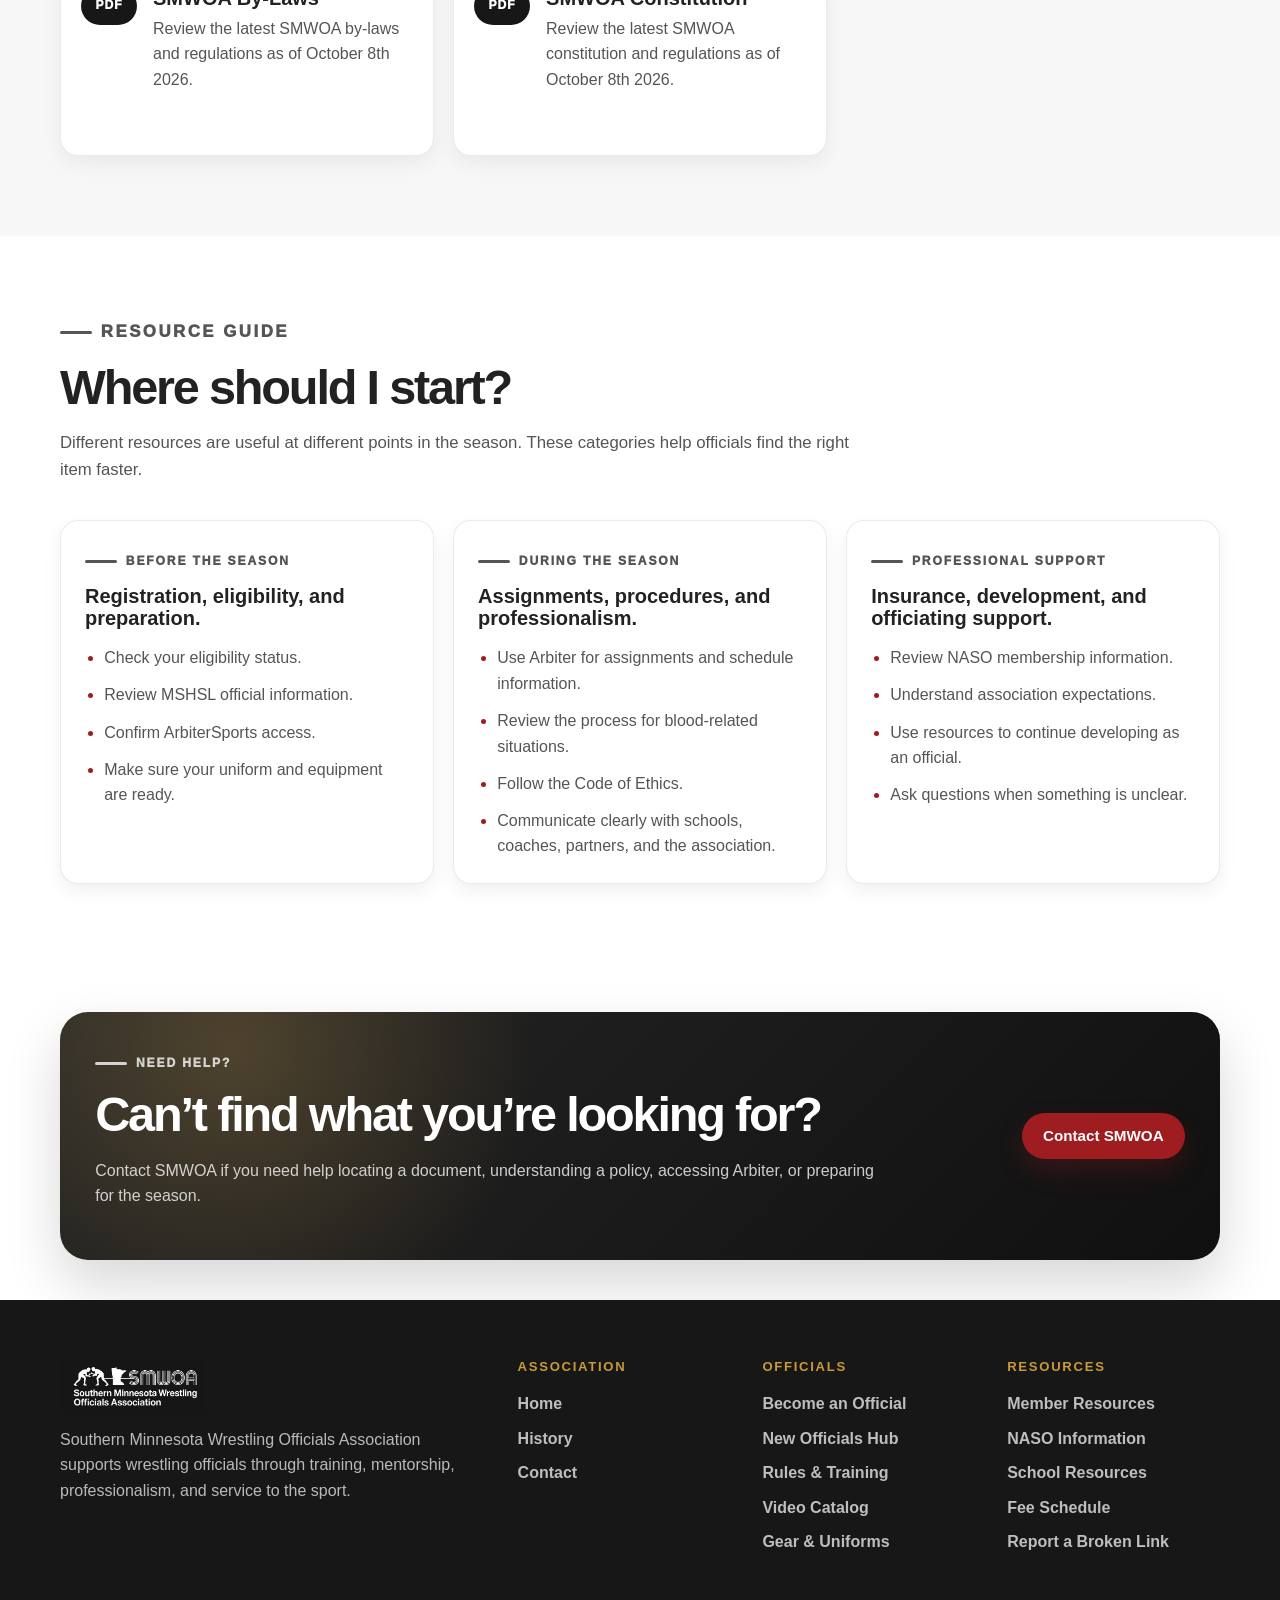
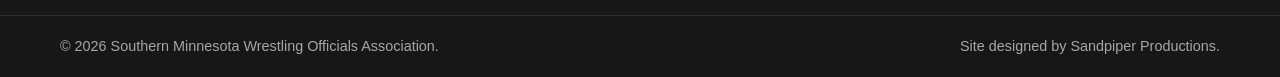
<file: member-resources/index.html>
<!DOCTYPE html>
<html lang="en">
<head>
  <meta charset="UTF-8" />
  <meta name="viewport" content="width=device-width, initial-scale=1.0" />

  <title>Member Resources | SMWOA</title>
  <meta
    name="description"
    content="Member resources for Southern Minnesota Wrestling Officials Association officials, including eligibility, gear, Arbiter, manuals, forms, policies, NASO information, and officiating documents."
  />

  <link rel="stylesheet" href="/assets/css/style.css" />
  <!-- Favicons / Home Screen Icons -->
<link rel="icon" type="image/png" sizes="32x32" href="/assets/images/icons/favicon-32.png">
<link rel="icon" type="image/png" sizes="16x16" href="/assets/images/icons/favicon-16.png">
<link rel="shortcut icon" href="/favicon.ico">
<link rel="apple-touch-icon" sizes="180x180" href="/assets/images/icons/apple-touch-icon.png">
<link rel="manifest" href="/site.webmanifest">
<meta name="theme-color" content="#111111">
</head>

<body>
  <div id="site-header"></div>

  <main>
    <!-- PAGE HERO -->
    <section class="page-hero">
      <div class="container page-hero-inner">
        <p class="eyebrow">Member Resources</p>
        <h1>Helpful links, forms, and documents for SMWOA officials.</h1>
        <p>
          Use this page to quickly access eligibility information, official documents,
          uniform and gear resources, Arbiter information, NASO resources, and important
          policies used by wrestling officials.
        </p>

        <div class="hero-actions">
          <a href="#primary-resources" class="btn btn-primary">View Resources</a>
          <a href="/contact/?category=member-resources" class="btn btn-secondary">Ask a Question</a>
        </div>
      </div>
    </section>

    <!-- PRIMARY RESOURCES -->
    <section class="section section-light" id="primary-resources">
      <div class="container">
        <div class="section-heading">
          <p class="eyebrow eyebrow-dark">Quick Access</p>
          <h2>Frequently used member resources.</h2>
          <p>
            These are the most common resources officials may need before, during, or after
            the wrestling season.
          </p>
        </div>

        <div class="member-resource-grid">
          <a
            href="/assets/docs/smwoa-check-eligibility.pdf"
            class="member-resource-card"
            target="_blank"
            rel="noopener"
          >
            <span class="resource-type">PDF</span>
            <div>
              <h3>Check Eligibility</h3>
              <p>
                Review eligibility-related information and steps needed to confirm your status
                as an official.
              </p>
            </div>
          </a>

          <a href="/member-resources/gear/" class="member-resource-card">
            <span class="resource-type">Page</span>
            <div>
              <h3>Gear</h3>
              <p>
                View uniform expectations, required equipment, and suggested vendors for
                wrestling officials.
              </p>
            </div>
          </a>

          <a
            href="https://www.arbitersports.com/"
            class="member-resource-card"
            target="_blank"
            rel="noopener"
          >
            <span class="resource-type">Link</span>
            <div>
              <h3>Arbiter</h3>
              <p>
                Access ArbiterSports for schedules, assignments, account information, and
                officiating-related communication.
              </p>
            </div>
          </a>

          <a
            href="https://resources.sandpiper-productions.com/docs/gen/2025-2026-Officials-Manual-updated-10-1-2025.pdf"
            class="member-resource-card"
            target="_blank"
            rel="noopener"
          >
            <span class="resource-type">PDF</span>
            <div>
              <h3>MSHSL Officials Manual</h3>
              <p>
                Review MSHSL expectations, guidance, requirements, and information for
                registered officials.
              </p>
            </div>
          </a>

          <a
            href="https://docs.google.com/forms/d/e/1FAIpQLScx8zkt8uVD6wm-5yhSeZfFttUPTZnYppPRvdrYYxVUMZ-v6w/viewform"
            class="member-resource-card"
            target="_blank"
            rel="noopener"
          >
            <span class="resource-type">Form</span>
            <div>
              <h3>Officials Schedule Form</h3>
              <p>
                Access the officials schedule form used for availability, assignments, or
                season-related scheduling information.
              </p>
            </div>
          </a>

          <a
            href="https://resources.sandpiper-productions.com/docs/gen/MSHSL-Process-for-Blood.pdf"
            class="member-resource-card"
            target="_blank"
            rel="noopener"
          >
            <span class="resource-type">PDF</span>
            <div>
              <h3>Process for Blood</h3>
              <p>
                Review the procedure and expectations for handling blood-related situations
                during competition.
              </p>
            </div>
          </a>

          <a
            href="https://resources.sandpiper-productions.com/docs/gen/MSHSL-Code-of-Ethics-Officials.pdf"
            class="member-resource-card"
            target="_blank"
            rel="noopener"
          >
            <span class="resource-type">PDF</span>
            <div>
              <h3>Code of Ethics</h3>
              <p>
                Review professional standards, conduct expectations, and responsibilities for
                officials.
              </p>
            </div>
          </a>

          <a
            href="https://resources.sandpiper-productions.com/docs/gen/MSHSL-Substance-Use-Policy.pdf"
            class="member-resource-card"
            target="_blank"
            rel="noopener"
          >
            <span class="resource-type">PDF</span>
            <div>
              <h3>Substance Use Policy</h3>
              <p>
                Review policy information related to substance use expectations and official
                conduct.
              </p>
            </div>
          </a>

          <a href="/member-resources/naso/" class="member-resource-card">
            <span class="resource-type">Page</span>
            <div>
              <h3>NASO Information</h3>
              <p>
                Learn more about NASO membership, insurance, professional development, and
                officiating resources.
              </p>
            </div>
          </a>

          <a
            href="/assets/docs/SMWOA-Bylaws.pdf"
            class="member-resource-card"
            target="_blank"
            rel="noopener"
          >
            <span class="resource-type">PDF</span>
            <div>
              <h3>SMWOA By-Laws</h3>
              <p>
                Review the latest SMWOA by-laws and regulations as of October 8th 2026.
              </p>
            </div>
          </a>

          <a
            href="/assets/docs/SMWOA-Bylaws.pdf"
            class="member-resource-card"
            target="_blank"
            rel="noopener"
          >
            <span class="resource-type">PDF</span>
            <div>
              <h3>SMWOA Constitution</h3>
              <p>
                Review the latest SMWOA constitution and regulations as of October 8th 2026.
              </p>
            </div>
          </a>
        </div>
      </div>
    </section>

    <!-- RESOURCE GUIDE -->
    <section class="section">
      <div class="container">
        <div class="section-heading">
          <p class="eyebrow eyebrow-dark">Resource Guide</p>
          <h2>Where should I start?</h2>
          <p>
            Different resources are useful at different points in the season. These categories
            help officials find the right item faster.
          </p>
        </div>

        <div class="resource-guide-grid">
          <article class="content-card">
            <p class="eyebrow eyebrow-dark">Before the Season</p>
            <h3>Registration, eligibility, and preparation.</h3>
            <ul class="clean-list">
              <li>Check your eligibility status.</li>
              <li>Review MSHSL official information.</li>
              <li>Confirm ArbiterSports access.</li>
              <li>Make sure your uniform and equipment are ready.</li>
            </ul>
          </article>

          <article class="content-card">
            <p class="eyebrow eyebrow-dark">During the Season</p>
            <h3>Assignments, procedures, and professionalism.</h3>
            <ul class="clean-list">
              <li>Use Arbiter for assignments and schedule information.</li>
              <li>Review the process for blood-related situations.</li>
              <li>Follow the Code of Ethics.</li>
              <li>Communicate clearly with schools, coaches, partners, and the association.</li>
            </ul>
          </article>

          <article class="content-card">
            <p class="eyebrow eyebrow-dark">Professional Support</p>
            <h3>Insurance, development, and officiating support.</h3>
            <ul class="clean-list">
              <li>Review NASO membership information.</li>
              <li>Understand association expectations.</li>
              <li>Use resources to continue developing as an official.</li>
              <li>Ask questions when something is unclear.</li>
            </ul>
          </article>
        </div>
      </div>
    </section>

    

    <!-- CTA -->
    <section class="cta-section">
      <div class="container cta-card">
        <div>
          <p class="eyebrow">Need Help?</p>
          <h2>Can’t find what you’re looking for?</h2>
          <p>
            Contact SMWOA if you need help locating a document, understanding a policy,
            accessing Arbiter, or preparing for the season.
          </p>
        </div>

        <a href="/contact/?category=member-resources" class="btn btn-primary">Contact SMWOA</a>
      </div>
    </section>
  </main>

  <div id="site-footer"></div>

  <script src="/assets/js/main.js"></script>
</body>
</html>
</file>
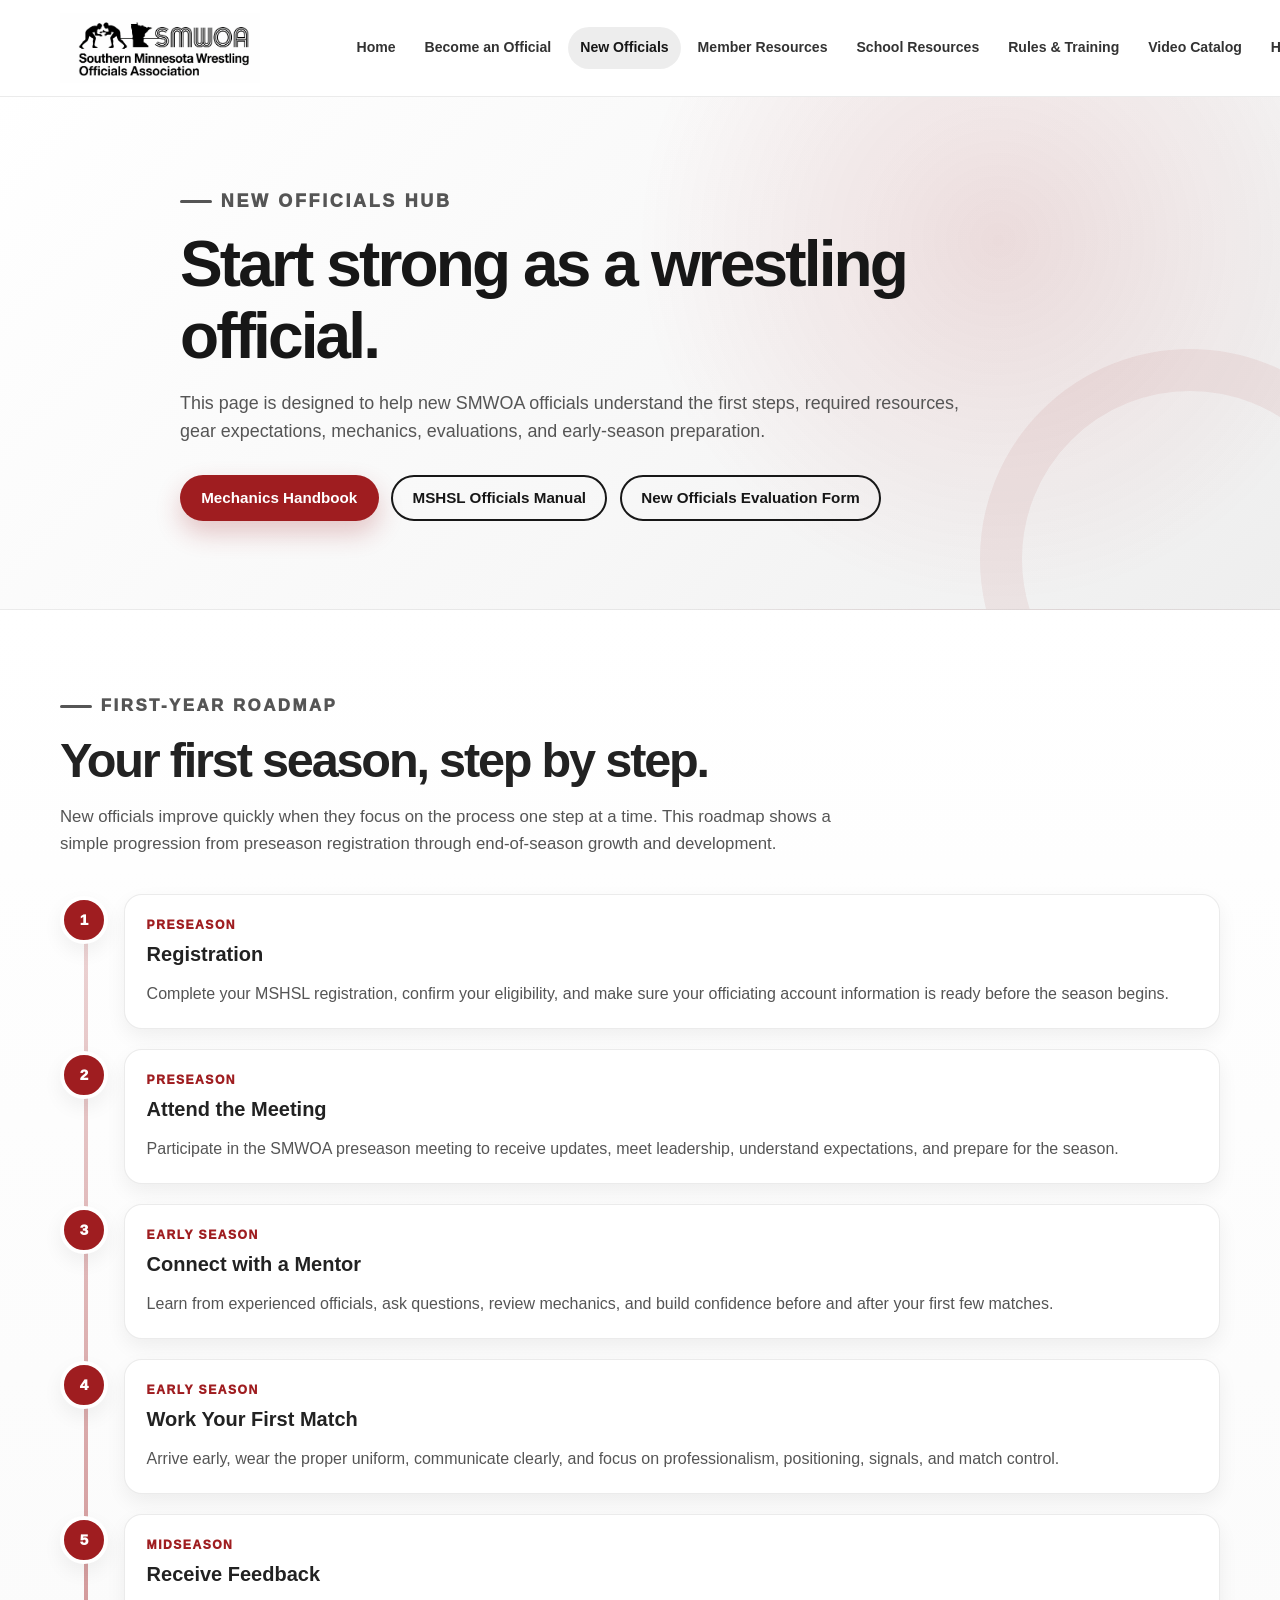
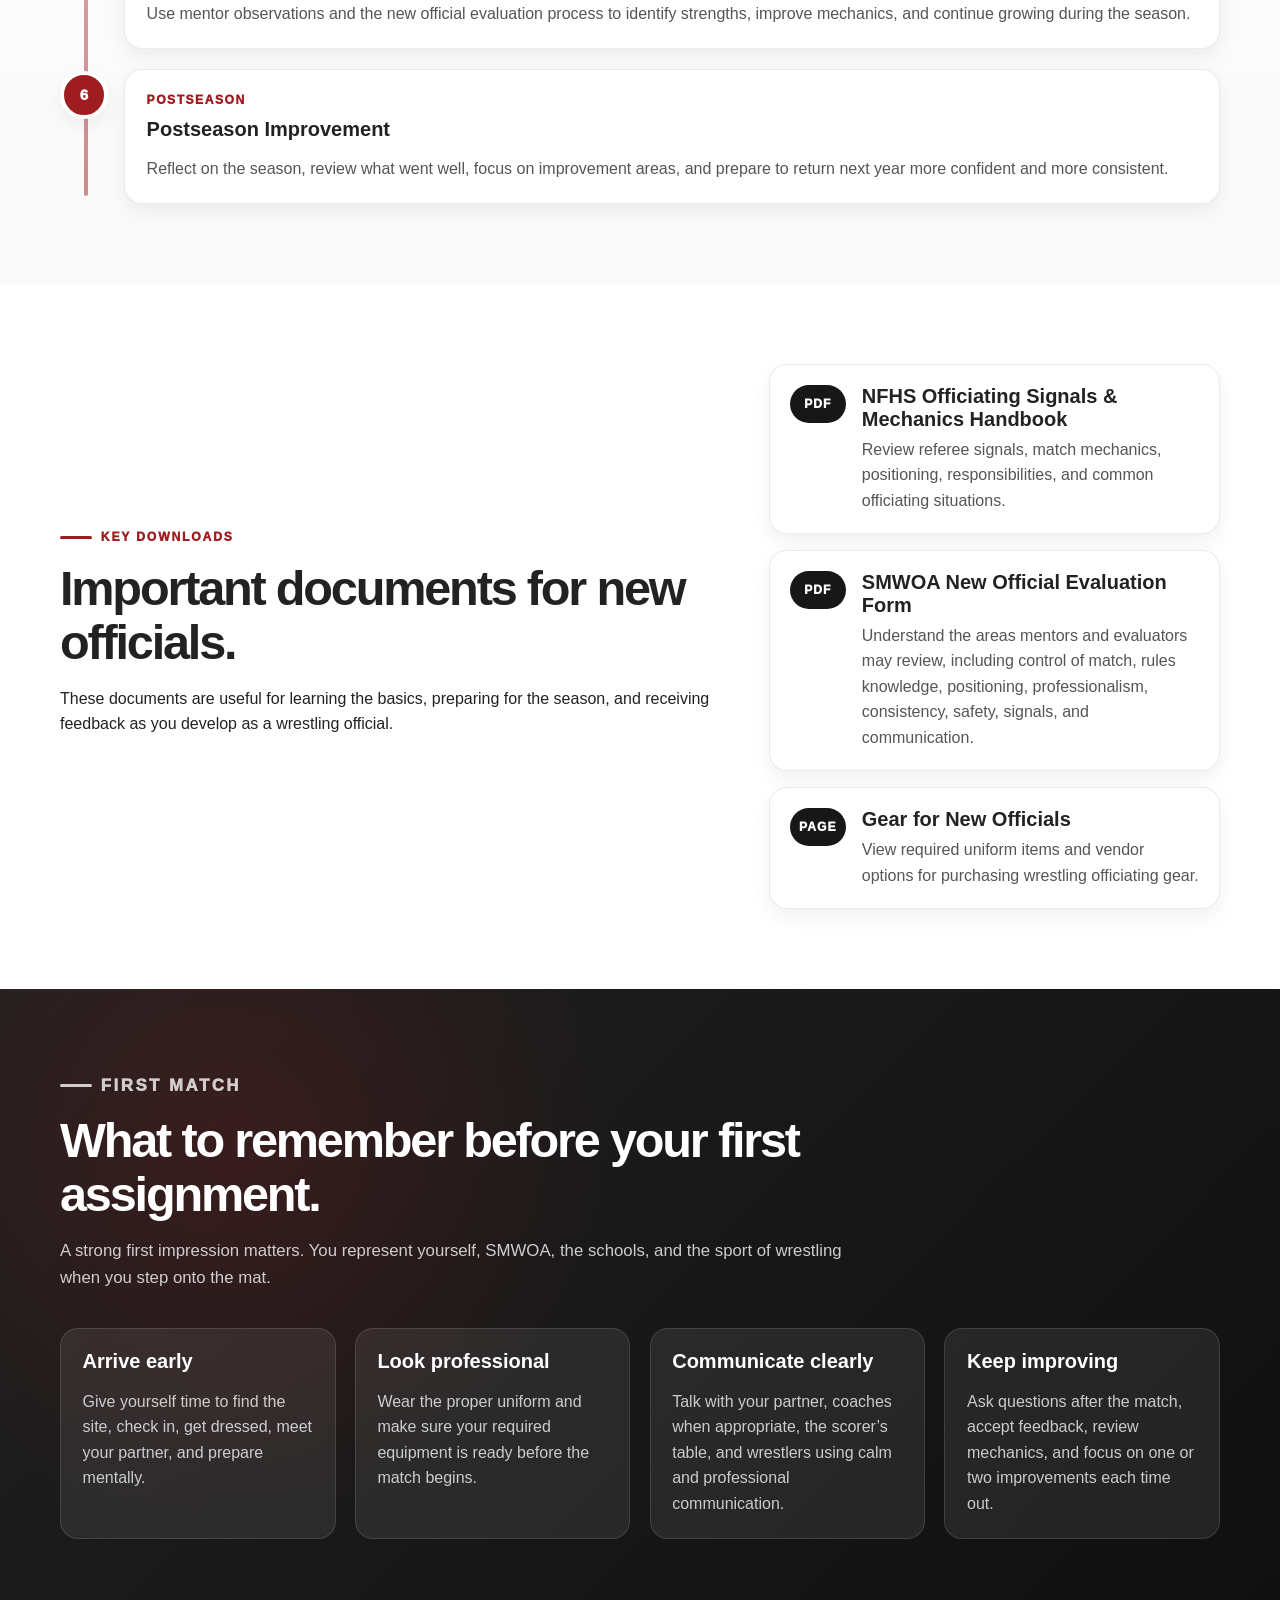
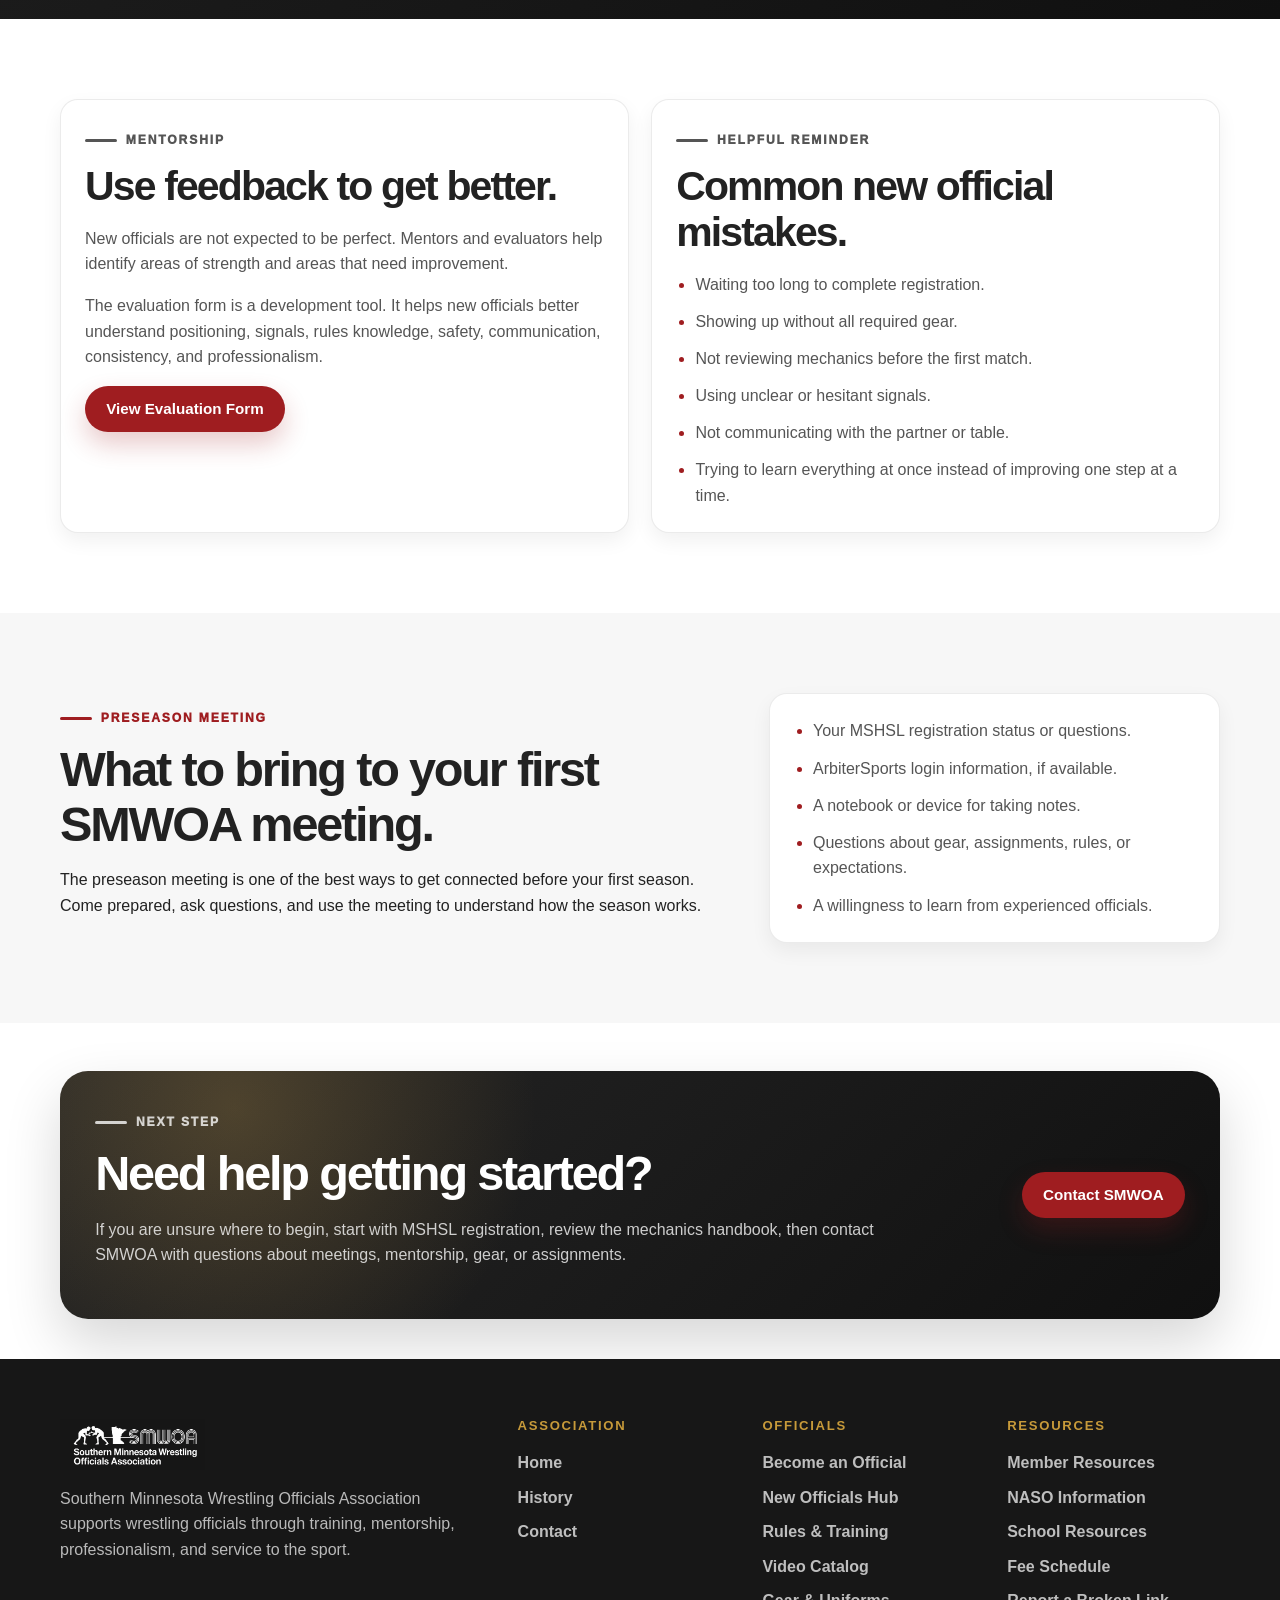
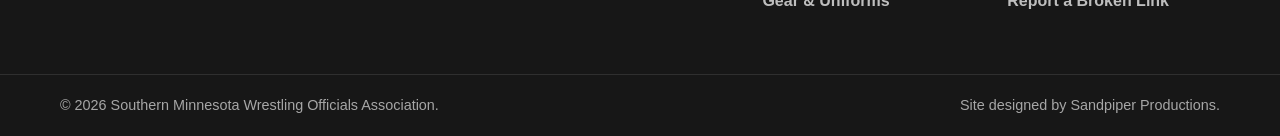
<file: new-officials/index.html>
<!DOCTYPE html>
<html lang="en">
<head>
  <meta charset="UTF-8" />
  <meta name="viewport" content="width=device-width, initial-scale=1.0" />

  <title>New Officials Hub | SMWOA</title>
  <meta
    name="description"
    content="New official resources for Southern Minnesota Wrestling Officials Association members, including mechanics, gear, evaluations, first-year expectations, and helpful onboarding information."
  />

  <link rel="stylesheet" href="/assets/css/style.css" />
  <!-- Favicons / Home Screen Icons -->
<link rel="icon" type="image/png" sizes="32x32" href="/assets/images/icons/favicon-32.png">
<link rel="icon" type="image/png" sizes="16x16" href="/assets/images/icons/favicon-16.png">
<link rel="shortcut icon" href="/favicon.ico">
<link rel="apple-touch-icon" sizes="180x180" href="/assets/images/icons/apple-touch-icon.png">
<link rel="manifest" href="/site.webmanifest">
<meta name="theme-color" content="#111111">
</head>

<body>
  <div id="site-header"></div>

  <main>
    <!-- PAGE HERO -->
    <section class="page-hero">
      <div class="container page-hero-inner">
        <p class="eyebrow">New Officials Hub</p>
        <h1>Start strong as a wrestling official.</h1>
        <p>
          This page is designed to help new SMWOA officials understand the first steps,
          required resources, gear expectations, mechanics, evaluations, and early-season
          preparation.
        </p>

        <div class="hero-actions">
          <a href="/assets/docs/smwoa-mechanics-handbook.pdf" class="btn btn-primary" target="_blank" rel="noopener">
            Mechanics Handbook
          </a>
          <a href="https://resources.sandpiper-productions.com/docs/gen/2025-2026-Officials-Manual-updated-10-1-2025.pdf" class="btn btn-secondary" target="_blank" rel="noopener">
            MSHSL Officials Manual
          </a>
          <a href="/assets/docs/smwoa-new-official-evaluation-form.pdf" class="btn btn-secondary">
            New Officials Evaluation Form
          </a>
        </div>
      </div>
    </section>

    <!-- FIRST-YEAR ROADMAP -->
    <section class="section roadmap-section">
      <div class="container">
        <div class="section-heading">
          <p class="eyebrow eyebrow-dark">First-Year Roadmap</p>
          <h2>Your first season, step by step.</h2>
          <p>
            New officials improve quickly when they focus on the process one step at a time.
            This roadmap shows a simple progression from preseason registration through
            end-of-season growth and development.
          </p>
        </div>

        <div class="roadmap">
          <article class="roadmap-step">
            <div class="roadmap-marker">
              <span>1</span>
            </div>
            <div class="roadmap-card">
              <p class="roadmap-kicker">Preseason</p>
              <h3>Registration</h3>
              <p>
                Complete your MSHSL registration, confirm your eligibility, and make sure your
                officiating account information is ready before the season begins.
              </p>
            </div>
          </article>

          <article class="roadmap-step">
            <div class="roadmap-marker">
              <span>2</span>
            </div>
            <div class="roadmap-card">
              <p class="roadmap-kicker">Preseason</p>
              <h3>Attend the Meeting</h3>
              <p>
                Participate in the SMWOA preseason meeting to receive updates, meet leadership,
                understand expectations, and prepare for the season.
              </p>
            </div>
          </article>

          <article class="roadmap-step">
            <div class="roadmap-marker">
              <span>3</span>
            </div>
            <div class="roadmap-card">
              <p class="roadmap-kicker">Early Season</p>
              <h3>Connect with a Mentor</h3>
              <p>
                Learn from experienced officials, ask questions, review mechanics, and build
                confidence before and after your first few matches.
              </p>
            </div>
          </article>

          <article class="roadmap-step">
            <div class="roadmap-marker">
              <span>4</span>
            </div>
            <div class="roadmap-card">
              <p class="roadmap-kicker">Early Season</p>
              <h3>Work Your First Match</h3>
              <p>
                Arrive early, wear the proper uniform, communicate clearly, and focus on
                professionalism, positioning, signals, and match control.
              </p>
            </div>
          </article>

          <article class="roadmap-step">
            <div class="roadmap-marker">
              <span>5</span>
            </div>
            <div class="roadmap-card">
              <p class="roadmap-kicker">Midseason</p>
              <h3>Receive Feedback</h3>
              <p>
                Use mentor observations and the new official evaluation process to identify
                strengths, improve mechanics, and continue growing during the season.
              </p>
            </div>
          </article>

          <article class="roadmap-step">
            <div class="roadmap-marker">
              <span>6</span>
            </div>
            <div class="roadmap-card">
              <p class="roadmap-kicker">Postseason</p>
              <h3>Postseason Improvement</h3>
              <p>
                Reflect on the season, review what went well, focus on improvement areas, and
                prepare to return next year more confident and more consistent.
              </p>
            </div>
          </article>
        </div>
      </div>
    </section>

    <!-- KEY DOWNLOADS -->
    <section class="section">
      <div class="container split">
        <div>
          <p class="eyebrow eyebrow-dark">Key Downloads</p>
          <h2>Important documents for new officials.</h2>
          <p>
            These documents are useful for learning the basics, preparing for the season, and
            receiving feedback as you develop as a wrestling official.
          </p>
        </div>

        <div class="resource-stack">
          <a
            href="/assets/docs/smwoa-mechanics-handbook.pdf"
            class="resource-card"
            target="_blank"
            rel="noopener"
          >
            <span class="resource-type">PDF</span>
            <div>
              <h3>NFHS Officiating Signals & Mechanics Handbook</h3>
              <p>
                Review referee signals, match mechanics, positioning, responsibilities, and
                common officiating situations.
              </p>
            </div>
          </a>

          <a
            href="/assets/docs/smwoa-new-official-evaluation-form.pdf"
            class="resource-card"
            target="_blank"
            rel="noopener"
          >
            <span class="resource-type">PDF</span>
            <div>
              <h3>SMWOA New Official Evaluation Form</h3>
              <p>
                Understand the areas mentors and evaluators may review, including control of
                match, rules knowledge, positioning, professionalism, consistency, safety,
                signals, and communication.
              </p>
            </div>
          </a>

          <a href="/member-resources/gear/index.html" class="resource-card">
            <span class="resource-type">Page</span>
            <div>
              <h3>Gear for New Officials</h3>
              <p>
                View required uniform items and vendor options for purchasing wrestling
                officiating gear.
              </p>
            </div>
          </a>
        </div>
      </div>
    </section>

    <!-- FIRST MATCH EXPECTATIONS -->
    <section class="section section-dark">
      <div class="container">
        <div class="section-heading">
          <p class="eyebrow">First Match</p>
          <h2>What to remember before your first assignment.</h2>
          <p>
            A strong first impression matters. You represent yourself, SMWOA, the schools, and
            the sport of wrestling when you step onto the mat.
          </p>
        </div>

        <div class="dark-card-grid">
          <article class="dark-card">
            <h3>Arrive early</h3>
            <p>
              Give yourself time to find the site, check in, get dressed, meet your partner,
              and prepare mentally.
            </p>
          </article>

          <article class="dark-card">
            <h3>Look professional</h3>
            <p>
              Wear the proper uniform and make sure your required equipment is ready before
              the match begins.
            </p>
          </article>

          <article class="dark-card">
            <h3>Communicate clearly</h3>
            <p>
              Talk with your partner, coaches when appropriate, the scorer’s table, and wrestlers
              using calm and professional communication.
            </p>
          </article>

          <article class="dark-card">
            <h3>Keep improving</h3>
            <p>
              Ask questions after the match, accept feedback, review mechanics, and focus on
              one or two improvements each time out.
            </p>
          </article>
        </div>
      </div>
    </section>

    <!-- ROOKIE MISTAKES / MENTORSHIP -->
    <section class="section">
      <div class="container two-column-content">
        <article class="content-card">
          <p class="eyebrow eyebrow-dark">Mentorship</p>
          <h2>Use feedback to get better.</h2>
          <p>
            New officials are not expected to be perfect. Mentors and evaluators help identify
            areas of strength and areas that need improvement.
          </p>
          <p>
            The evaluation form is a development tool. It helps new officials better understand
            positioning, signals, rules knowledge, safety, communication, consistency, and
            professionalism.
          </p>
          <a
            href="/assets/docs/smwoa-new-official-evaluation-form.pdf"
            class="btn btn-primary"
            target="_blank"
            rel="noopener"
          >
            View Evaluation Form
          </a>
        </article>

        <article class="content-card">
          <p class="eyebrow eyebrow-dark">Helpful Reminder</p>
          <h2>Common new official mistakes.</h2>

          <ul class="clean-list">
            <li>Waiting too long to complete registration.</li>
            <li>Showing up without all required gear.</li>
            <li>Not reviewing mechanics before the first match.</li>
            <li>Using unclear or hesitant signals.</li>
            <li>Not communicating with the partner or table.</li>
            <li>Trying to learn everything at once instead of improving one step at a time.</li>
          </ul>
        </article>
      </div>
    </section>

    <!-- WHAT TO BRING -->
    <section class="section section-light">
      <div class="container split">
        <div>
          <p class="eyebrow eyebrow-dark">Preseason Meeting</p>
          <h2>What to bring to your first SMWOA meeting.</h2>
          <p>
            The preseason meeting is one of the best ways to get connected before your first
            season. Come prepared, ask questions, and use the meeting to understand how the
            season works.
          </p>
        </div>

        <div class="simple-panel">
          <ul class="clean-list">
            <li>Your MSHSL registration status or questions.</li>
            <li>ArbiterSports login information, if available.</li>
            <li>A notebook or device for taking notes.</li>
            <li>Questions about gear, assignments, rules, or expectations.</li>
            <li>A willingness to learn from experienced officials.</li>
          </ul>
        </div>
      </div>
    </section>

    <!-- CTA -->
    <section class="cta-section">
      <div class="container cta-card">
        <div>
          <p class="eyebrow">Next Step</p>
          <h2>Need help getting started?</h2>
          <p>
            If you are unsure where to begin, start with MSHSL registration, review the mechanics
            handbook, then contact SMWOA with questions about meetings, mentorship, gear, or
            assignments.
          </p>
        </div>

        <a href="/contact/" class="btn btn-primary">Contact SMWOA</a>
      </div>
    </section>
  </main>

  <div id="site-footer"></div>

  <script src="/assets/js/main.js"></script>
</body>
</html>
</file>
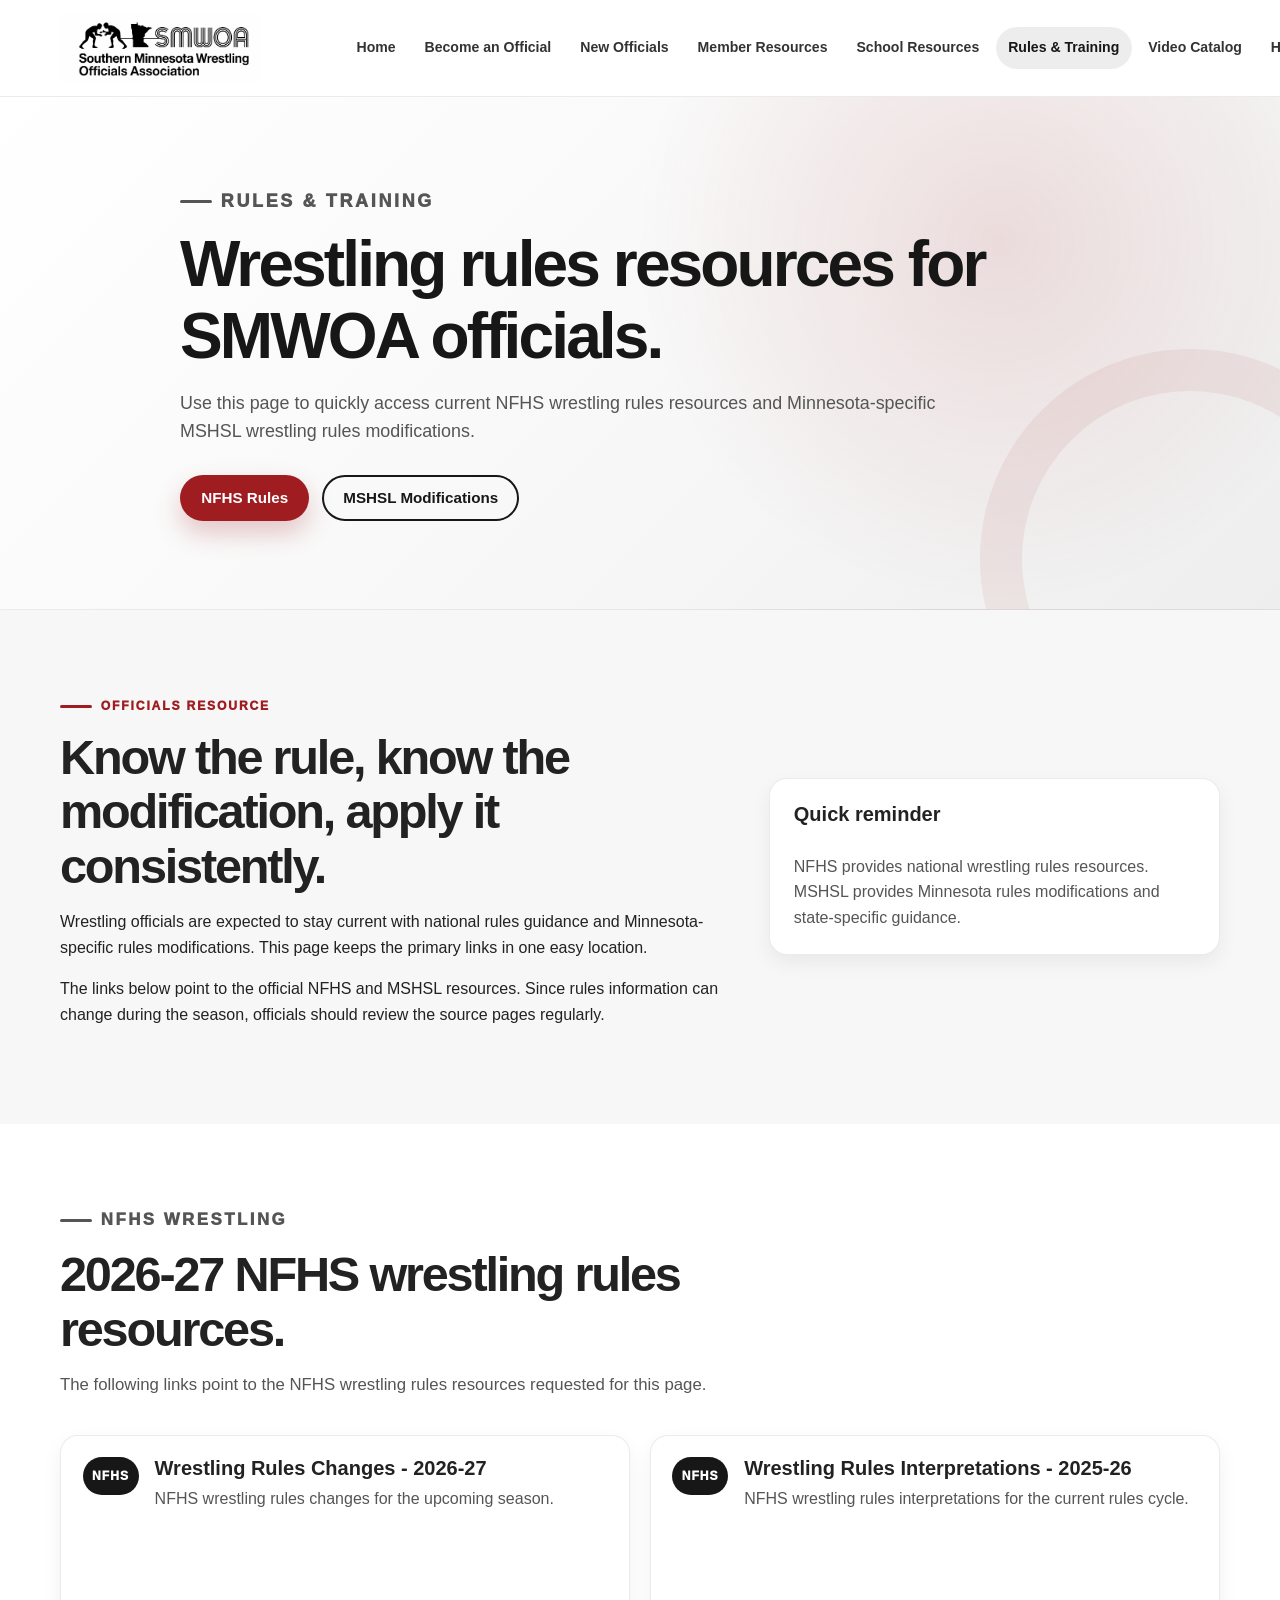
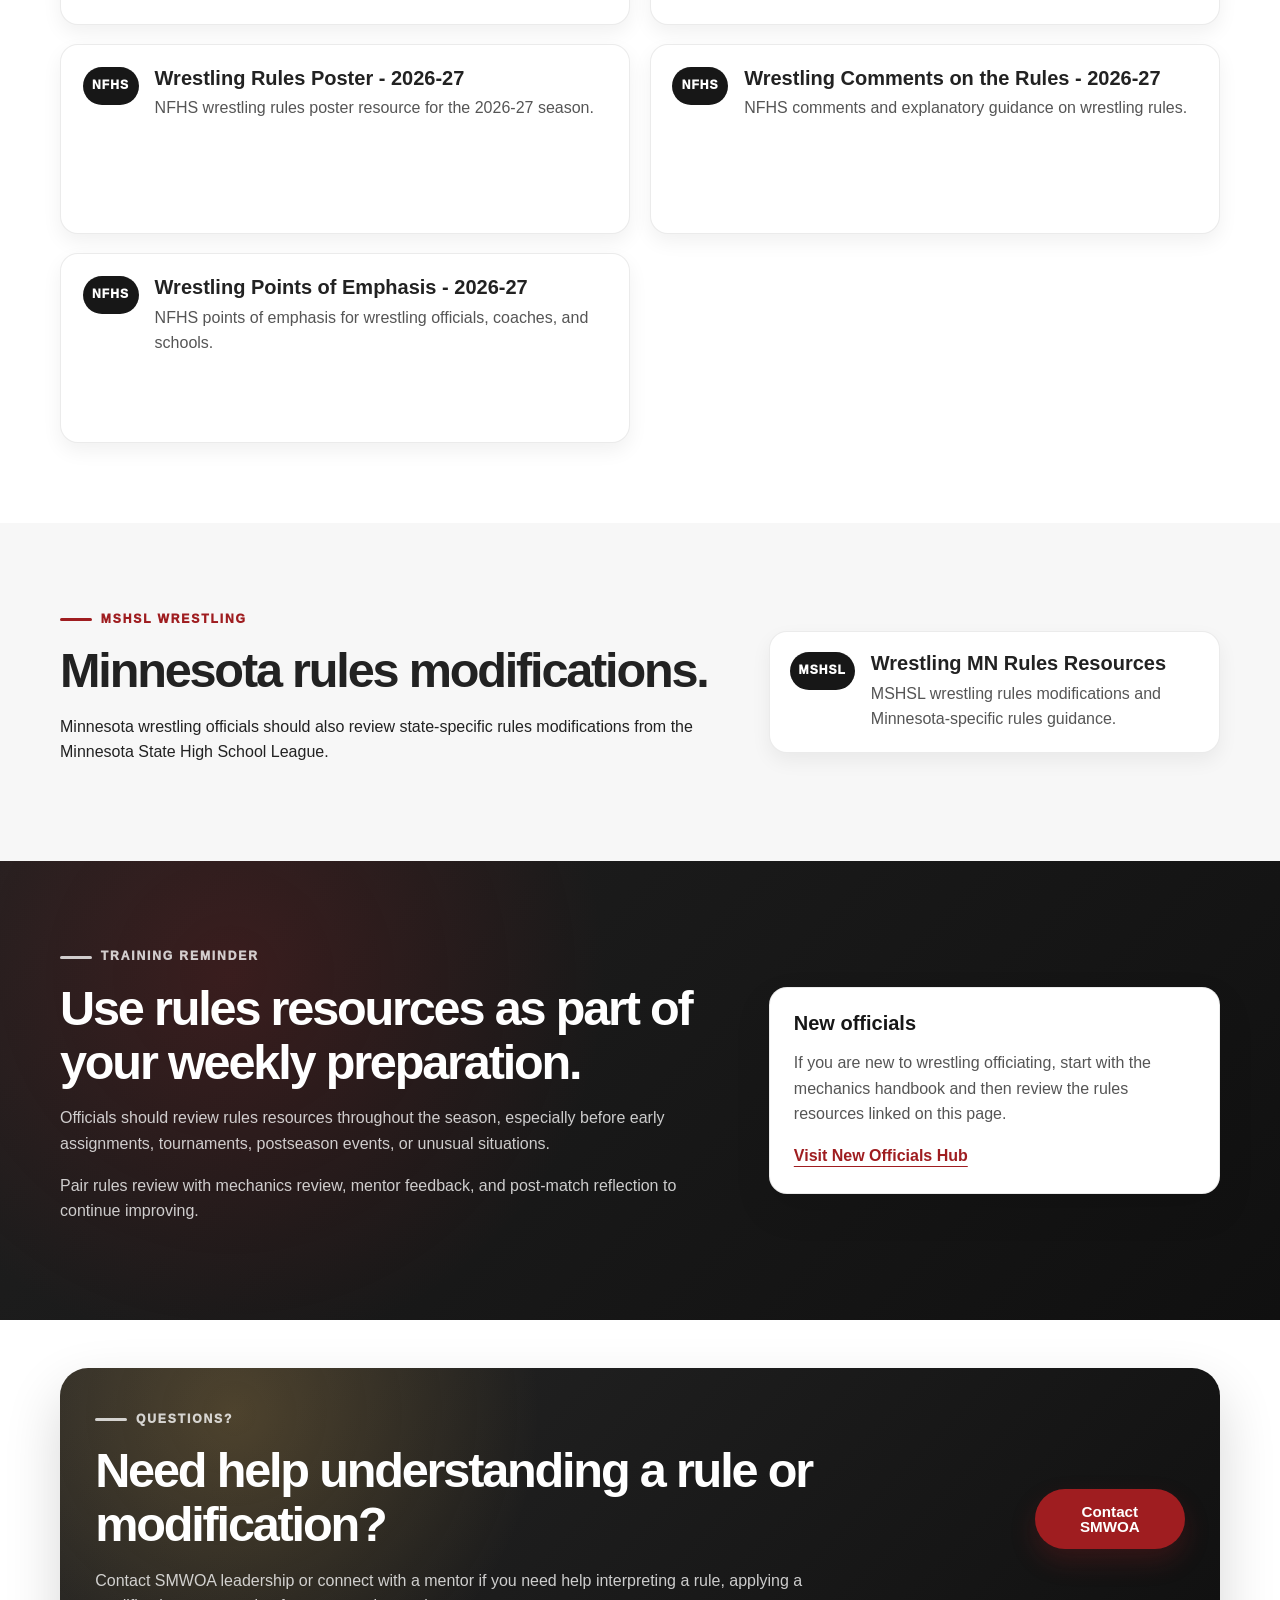
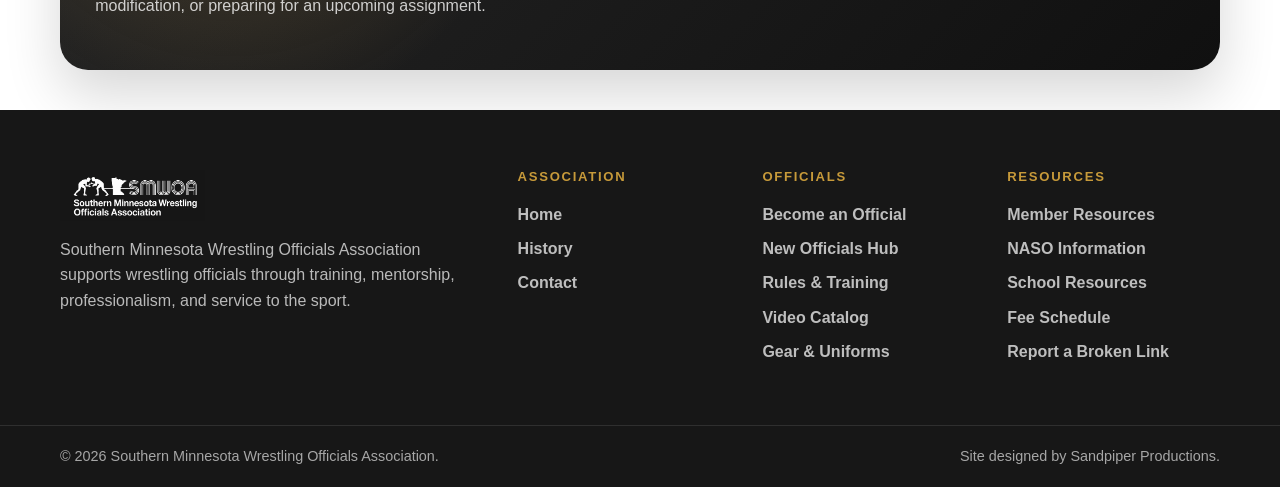
<file: rules/index.html>
<!DOCTYPE html>
<html lang="en">
<head>
  <meta charset="UTF-8" />
  <meta name="viewport" content="width=device-width, initial-scale=1.0" />

  <title>Rules & Training | SMWOA</title>
  <meta
    name="description"
    content="Wrestling rules and training resources for Southern Minnesota Wrestling Officials Association officials, including NFHS wrestling rules resources and MSHSL Minnesota rules modifications."
  />

  <link rel="stylesheet" href="/assets/css/style.css" />
  <!-- Favicons / Home Screen Icons -->
<link rel="icon" type="image/png" sizes="32x32" href="/assets/images/icons/favicon-32.png">
<link rel="icon" type="image/png" sizes="16x16" href="/assets/images/icons/favicon-16.png">
<link rel="shortcut icon" href="/favicon.ico">
<link rel="apple-touch-icon" sizes="180x180" href="/assets/images/icons/apple-touch-icon.png">
<link rel="manifest" href="/site.webmanifest">
<meta name="theme-color" content="#111111">
</head>

<body>
  <div id="site-header"></div>

  <main>
    <!-- PAGE HERO -->
    <section class="page-hero">
      <div class="container page-hero-inner">
        <p class="eyebrow">Rules & Training</p>
        <h1>Wrestling rules resources for SMWOA officials.</h1>
        <p>
          Use this page to quickly access current NFHS wrestling rules resources and
          Minnesota-specific MSHSL wrestling rules modifications.
        </p>

        <div class="hero-actions">
          <a href="#nfhs-rules" class="btn btn-primary">NFHS Rules</a>
          <a href="#mshsl-rules" class="btn btn-secondary">MSHSL Modifications</a>
        </div>
      </div>
    </section>

    <!-- INTRO -->
    <section class="section section-light">
      <div class="container split">
        <div>
          <p class="eyebrow eyebrow-dark">Officials Resource</p>
          <h2>Know the rule, know the modification, apply it consistently.</h2>
          <p>
            Wrestling officials are expected to stay current with national rules guidance
            and Minnesota-specific rules modifications. This page keeps the primary links
            in one easy location.
          </p>
          <p>
            The links below point to the official NFHS and MSHSL resources. Since rules
            information can change during the season, officials should review the source
            pages regularly.
          </p>
        </div>

        <div class="simple-panel rules-callout">
          <h3>Quick reminder</h3>
          <p>
            NFHS provides national wrestling rules resources. MSHSL provides Minnesota
            rules modifications and state-specific guidance.
          </p>
        </div>
      </div>
    </section>

    <!-- NFHS RULES -->
    <section class="section" id="nfhs-rules">
      <div class="container">
        <div class="section-heading">
          <p class="eyebrow eyebrow-dark">NFHS Wrestling</p>
          <h2>2026-27 NFHS wrestling rules resources.</h2>
          <p>
            The following links point to the NFHS wrestling rules resources requested for
            this page.
          </p>
        </div>

        <div class="rules-resource-grid">
          <a
            href="https://mshsl.arbitersports.com/Groups/103385/Library/files/2026-27/2026-27%20Wrestling%20Rules%20Changes.pdf"
            class="rules-resource-card"
            target="_blank"
            rel="noopener noreferrer"
          >
            <span class="resource-type">NFHS</span>
            <div>
              <h3>Wrestling Rules Changes - 2026-27</h3>
              <p>
                NFHS wrestling rules changes for the upcoming season.
              </p>
            </div>
          </a>
          

          <a
            href="https://www.nfhs.org/resources/sports/wrestling-rules-interpretations-2025-26"
            class="rules-resource-card"
            target="_blank"
            rel="noopener noreferrer"
          >
            <span class="resource-type">NFHS</span>
            <div>
              <h3>Wrestling Rules Interpretations - 2025-26</h3>
              <p>
                NFHS wrestling rules interpretations for the current rules cycle.
              </p>
            </div>
          </a>

          <a
            href="/assets/docs/2026-27-wrestling-rules-poster-11x17.pdf"
            class="rules-resource-card"
            target="_blank"
            rel="noopener noreferrer"
          >
            <span class="resource-type">NFHS</span>
            <div>
              <h3>Wrestling Rules Poster - 2026-27</h3>
              <p>
                NFHS wrestling rules poster resource for the 2026-27 season.
              </p>
            </div>
          </a>

          <a
            href="https://www.nfhs.org/resources/sports/wrestling-comments-on-the-rules-2026-27"
            class="rules-resource-card"
            target="_blank"
            rel="noopener noreferrer"
          >
            <span class="resource-type">NFHS</span>
            <div>
              <h3>Wrestling Comments on the Rules - 2026-27</h3>
              <p>
                NFHS comments and explanatory guidance on wrestling rules.
              </p>
            </div>
          </a>

          <a
            href="https://mshsl.arbitersports.com/Groups/103385/Library/files/2026-27/2026-27%20Wrestling%20Points%20of%20Emphasis.pdf"
            class="rules-resource-card"
            target="_blank"
            rel="noopener noreferrer"
          >
            <span class="resource-type">NFHS</span>
            <div>
              <h3>Wrestling Points of Emphasis - 2026-27</h3>
              <p>
                NFHS points of emphasis for wrestling officials, coaches, and schools.
              </p>
            </div>
          </a>
        </div>
      </div>
    </section>

    <!-- MSHSL RULES -->
    <section class="section section-light" id="mshsl-rules">
      <div class="container split">
        <div>
          <p class="eyebrow eyebrow-dark">MSHSL Wrestling</p>
          <h2>Minnesota rules modifications.</h2>
          <p>
            Minnesota wrestling officials should also review state-specific rules
            modifications from the Minnesota State High School League.
          </p>
        </div>

        <div class="resource-stack">
          <a
            href="https://mshsl.arbitersports.com/front/103385/Site/MSHSL-Sports/Wrestling"
            class="resource-card"
            target="_blank"
            rel="noopener noreferrer"
          >
            <span class="resource-type">MSHSL</span>
            <div>
              <h3>Wrestling MN Rules Resources</h3>
              <p>
                MSHSL wrestling rules modifications and Minnesota-specific rules guidance.
              </p>
            </div>
          </a>
        </div>
      </div>
    </section>

    <!-- TRAINING NOTE -->
    <section class="section section-dark">
      <div class="container split">
        <div>
          <p class="eyebrow">Training Reminder</p>
          <h2>Use rules resources as part of your weekly preparation.</h2>
          <p>
            Officials should review rules resources throughout the season, especially before
            early assignments, tournaments, postseason events, or unusual situations.
          </p>
          <p>
            Pair rules review with mechanics review, mentor feedback, and post-match
            reflection to continue improving.
          </p>
        </div>

        <div class="info-panel">
          <h3>New officials</h3>
          <p class="muted">
            If you are new to wrestling officiating, start with the mechanics handbook and
            then review the rules resources linked on this page.
          </p>
          <a href="/new-officials/" class="text-link">Visit New Officials Hub</a>
        </div>
      </div>
    </section>

    <!-- CTA -->
    <section class="cta-section">
      <div class="container cta-card">
        <div>
          <p class="eyebrow">Questions?</p>
          <h2>Need help understanding a rule or modification?</h2>
          <p>
            Contact SMWOA leadership or connect with a mentor if you need help interpreting
            a rule, applying a modification, or preparing for an upcoming assignment.
          </p>
        </div>

        <a href="/contact/" class="btn btn-primary">Contact SMWOA</a>
      </div>
    </section>
  </main>

  <div id="site-footer"></div>

  <script src="/assets/js/main.js"></script>
</body>
</html>
</file>
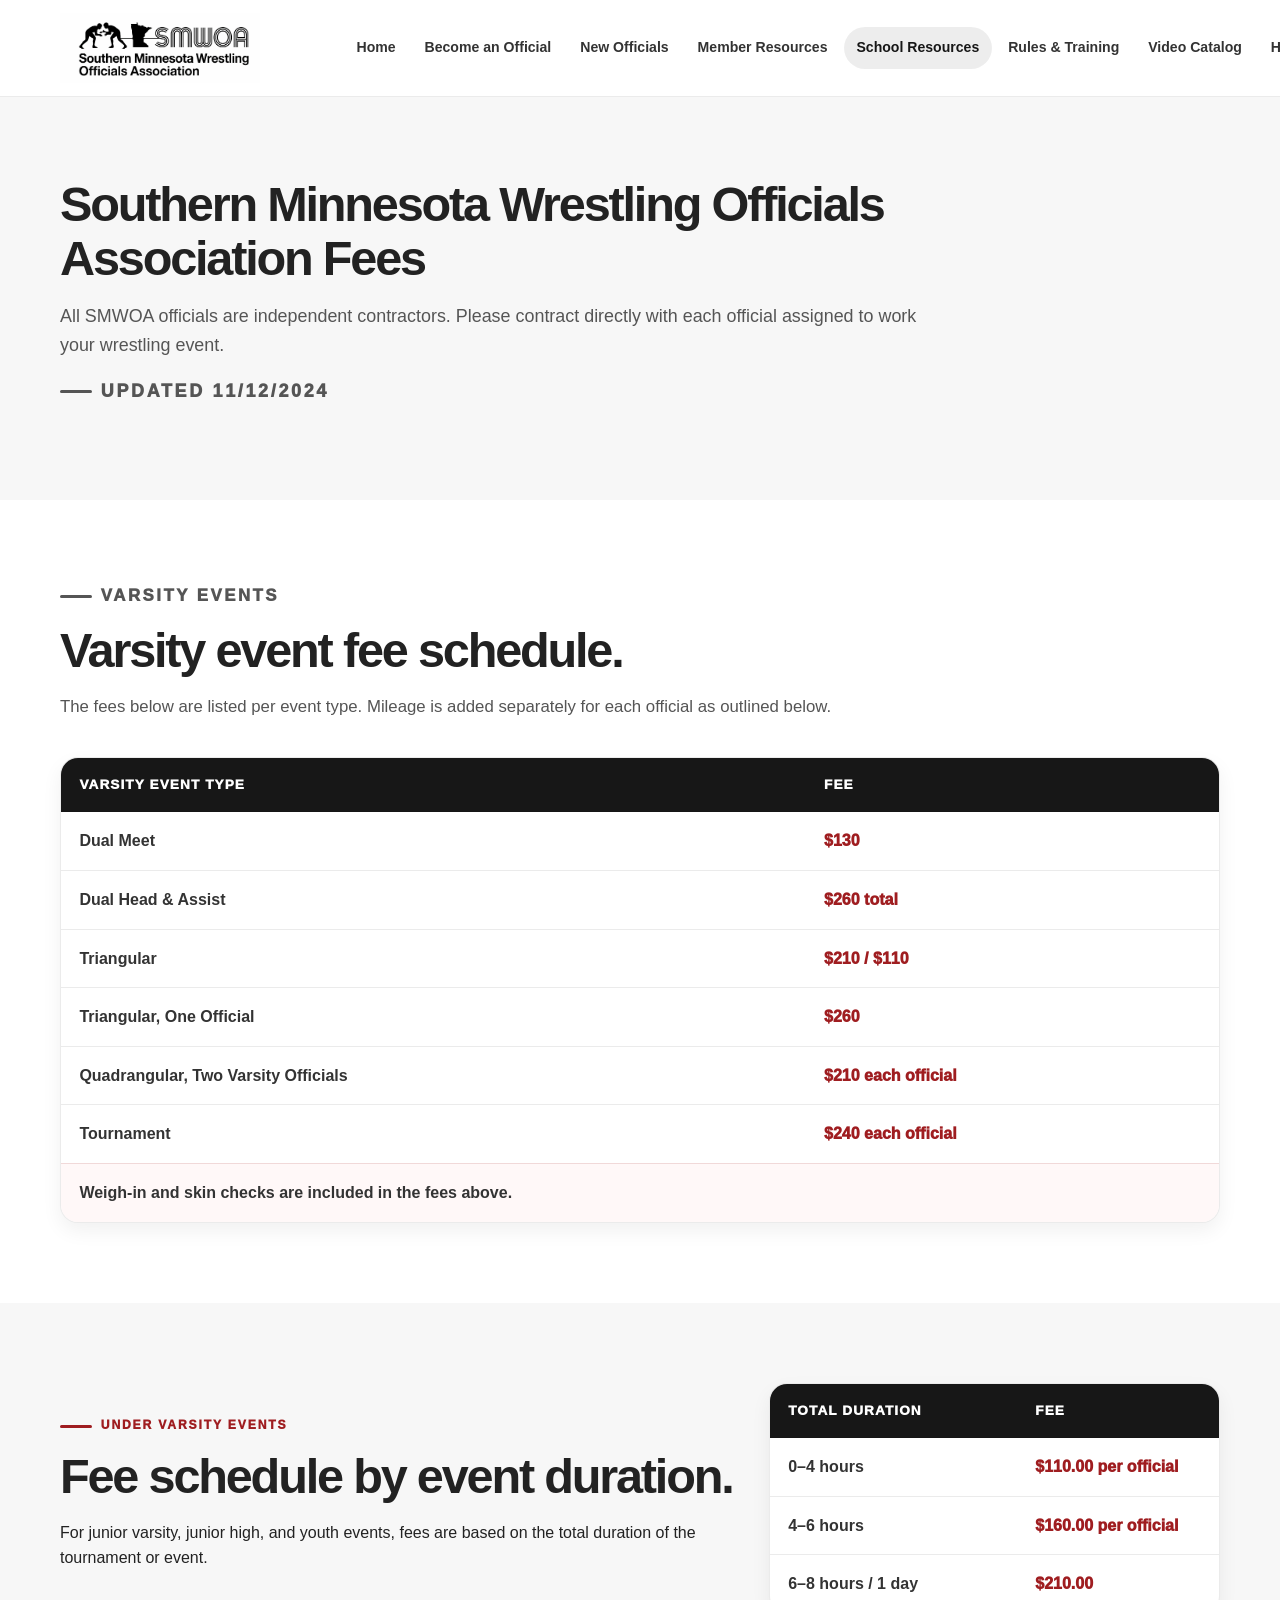
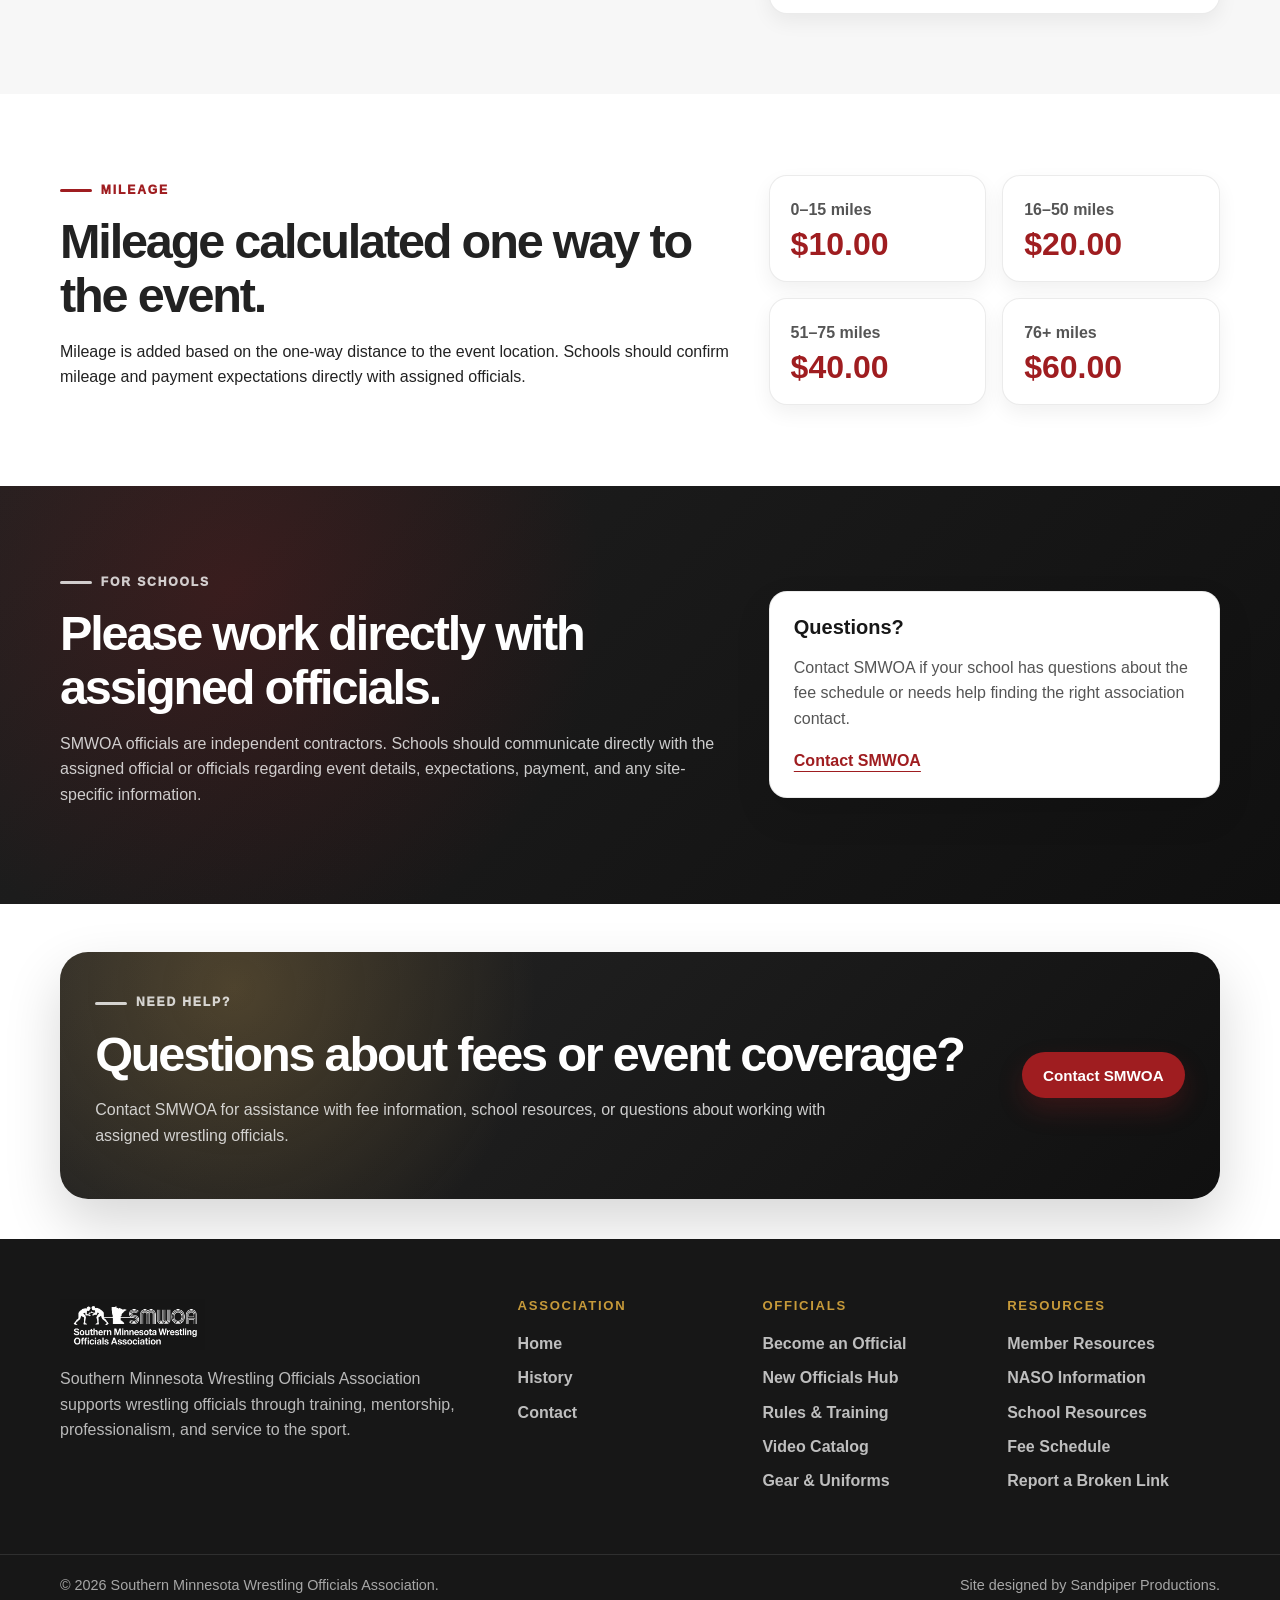
<file: school-resources/index.html>
<!DOCTYPE html>
<html lang="en">
<head>
  <meta charset="UTF-8" />
  <meta name="viewport" content="width=device-width, initial-scale=1.0" />

  <title>School Resources & Fee Schedule | SMWOA</title>
  <meta
    name="description"
    content="Southern Minnesota Wrestling Officials Association fee schedule and school resources for wrestling events."
  />

  <link rel="stylesheet" href="/assets/css/style.css" />
  <!-- Favicons / Home Screen Icons -->
<link rel="icon" type="image/png" sizes="32x32" href="/assets/images/icons/favicon-32.png">
<link rel="icon" type="image/png" sizes="16x16" href="/assets/images/icons/favicon-16.png">
<link rel="shortcut icon" href="/favicon.ico">
<link rel="apple-touch-icon" sizes="180x180" href="/assets/images/icons/apple-touch-icon.png">
<link rel="manifest" href="/site.webmanifest">
<meta name="theme-color" content="#111111">
</head>

<body>
  <div id="site-header"></div>

  <main>
    

    <!-- INTRO NOTE -->
    <section class="section section-light">
      <div class="container">
        <div class="school-fee-intro">
          
          <h2>Southern Minnesota Wrestling Officials Association Fees</h2>
          <p>
            All SMWOA officials are independent contractors. Please contract directly with
            each official assigned to work your wrestling event.
          </p>
          <p class="eyebrow eyebrow-dark">Updated 11/12/2024</p>
        </div>
      </div>
    </section>

    <!-- VARSITY FEES -->
    <section class="section" id="fees">
      <div class="container">
        <div class="section-heading">
          <p class="eyebrow eyebrow-dark">Varsity Events</p>
          <h2>Varsity event fee schedule.</h2>
          <p>
            The fees below are listed per event type. Mileage is added separately for each
            official as outlined below.
          </p>
        </div>

        <div class="fee-table-card">
          <table class="fee-table">
            <thead>
              <tr>
                <th>Varsity Event Type</th>
                <th>Fee</th>
              </tr>
            </thead>
            <tbody>
              <tr>
                <td>Dual Meet</td>
                <td>$130</td>
              </tr>
              <tr>
                <td>Dual Head &amp; Assist</td>
                <td>$260 total</td>
              </tr>
              <tr>
                <td>Triangular</td>
                <td>$210 / $110</td>
              </tr>
              <tr>
                <td>Triangular, One Official</td>
                <td>$260</td>
              </tr>
              <tr>
                <td>Quadrangular, Two Varsity Officials</td>
                <td>$210 each official</td>
              </tr>
              <tr>
                <td>Tournament</td>
                <td>$240 each official</td>
              </tr>
            </tbody>
          </table>

          <p class="fee-note">
            Weigh-in and skin checks are included in the fees above.
          </p>
        </div>
      </div>
    </section>

    <!-- JV / YOUTH FEES -->
    <section class="section section-light">
      <div class="container split">
        <div>
          <p class="eyebrow eyebrow-dark">Under Varsity Events</p>
          <h2>Fee schedule by event duration.</h2>
          <p>
            For junior varsity, junior high, and youth events, fees are based on the total
            duration of the tournament or event.
          </p>
        </div>

        <div class="fee-table-card">
          <table class="fee-table compact-fee-table">
            <thead>
              <tr>
                <th>Total Duration</th>
                <th>Fee</th>
              </tr>
            </thead>
            <tbody>
              <tr>
                <td>0–4 hours</td>
                <td>$110.00 per official</td>
              </tr>
              <tr>
                <td>4–6 hours</td>
                <td>$160.00 per official</td>
              </tr>
              <tr>
                <td>6–8 hours / 1 day</td>
                <td>$210.00</td>
              </tr>
            </tbody>
          </table>
        </div>
      </div>
    </section>

    <!-- MILEAGE -->
    <section class="section">
      <div class="container split">
        <div>
          <p class="eyebrow eyebrow-dark">Mileage</p>
          <h2>Mileage calculated one way to the event.</h2>
          <p>
            Mileage is added based on the one-way distance to the event location. Schools
            should confirm mileage and payment expectations directly with assigned officials.
          </p>
        </div>

        <div class="mileage-grid">
          <article class="mileage-card">
            <span>0–15 miles</span>
            <strong>$10.00</strong>
          </article>

          <article class="mileage-card">
            <span>16–50 miles</span>
            <strong>$20.00</strong>
          </article>

          <article class="mileage-card">
            <span>51–75 miles</span>
            <strong>$40.00</strong>
          </article>

          <article class="mileage-card">
            <span>76+ miles</span>
            <strong>$60.00</strong>
          </article>
        </div>
      </div>
    </section>

    <!-- SCHOOL NOTE -->
    <section class="section section-dark">
      <div class="container split">
        <div>
          <p class="eyebrow">For Schools</p>
          <h2>Please work directly with assigned officials.</h2>
          <p>
            SMWOA officials are independent contractors. Schools should communicate directly
            with the assigned official or officials regarding event details, expectations,
            payment, and any site-specific information.
          </p>
        </div>

        <div class="info-panel">
          <h3>Questions?</h3>
          <p class="muted">
            Contact SMWOA if your school has questions about the fee schedule or needs help
            finding the right association contact.
          </p>
          <a href="/contact/" class="text-link">Contact SMWOA</a>
        </div>
      </div>
    </section>

    <!-- CTA -->
    <section class="cta-section">
      <div class="container cta-card">
        <div>
          <p class="eyebrow">Need Help?</p>
          <h2>Questions about fees or event coverage?</h2>
          <p>
            Contact SMWOA for assistance with fee information, school resources, or questions
            about working with assigned wrestling officials.
          </p>
        </div>

        <a href="/contact/" class="btn btn-primary">Contact SMWOA</a>
      </div>
    </section>
  </main>

  <div id="site-footer"></div>

  <script src="/assets/js/main.js"></script>
</body>
</html>
</file>
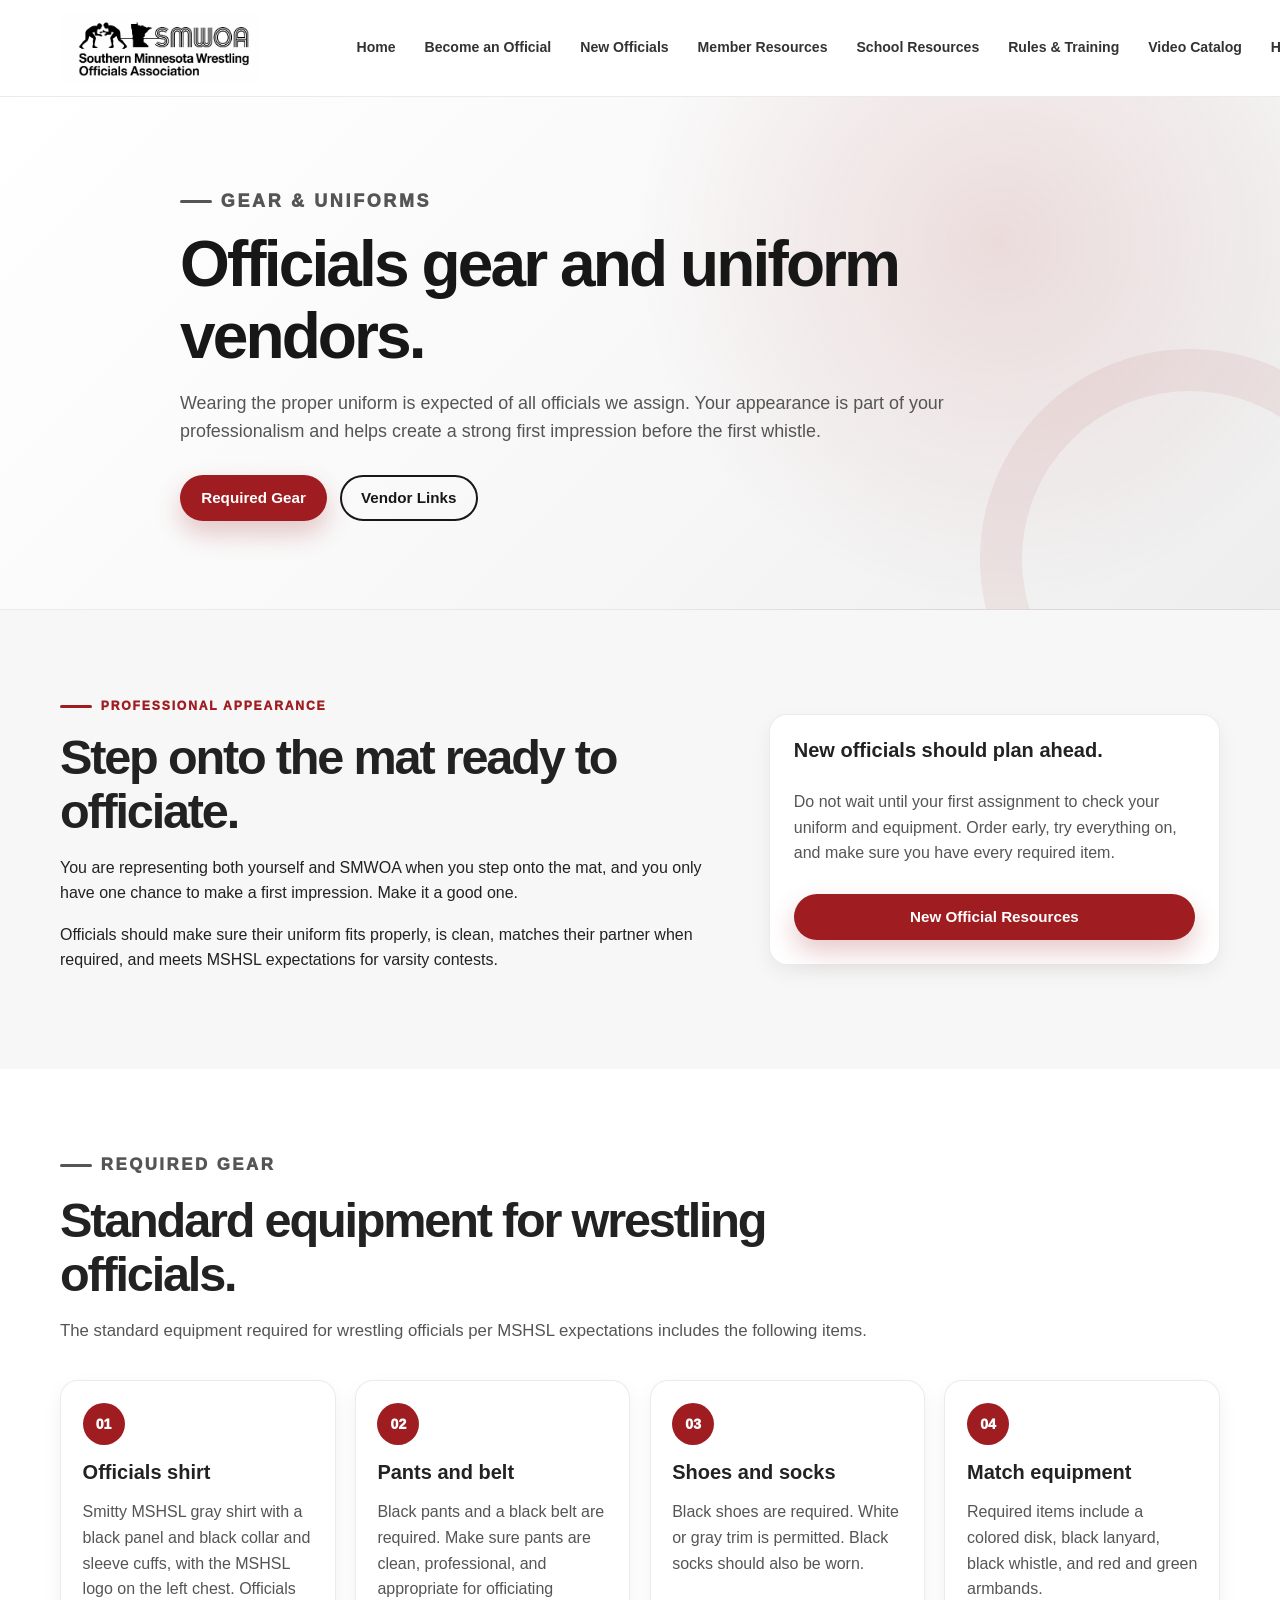
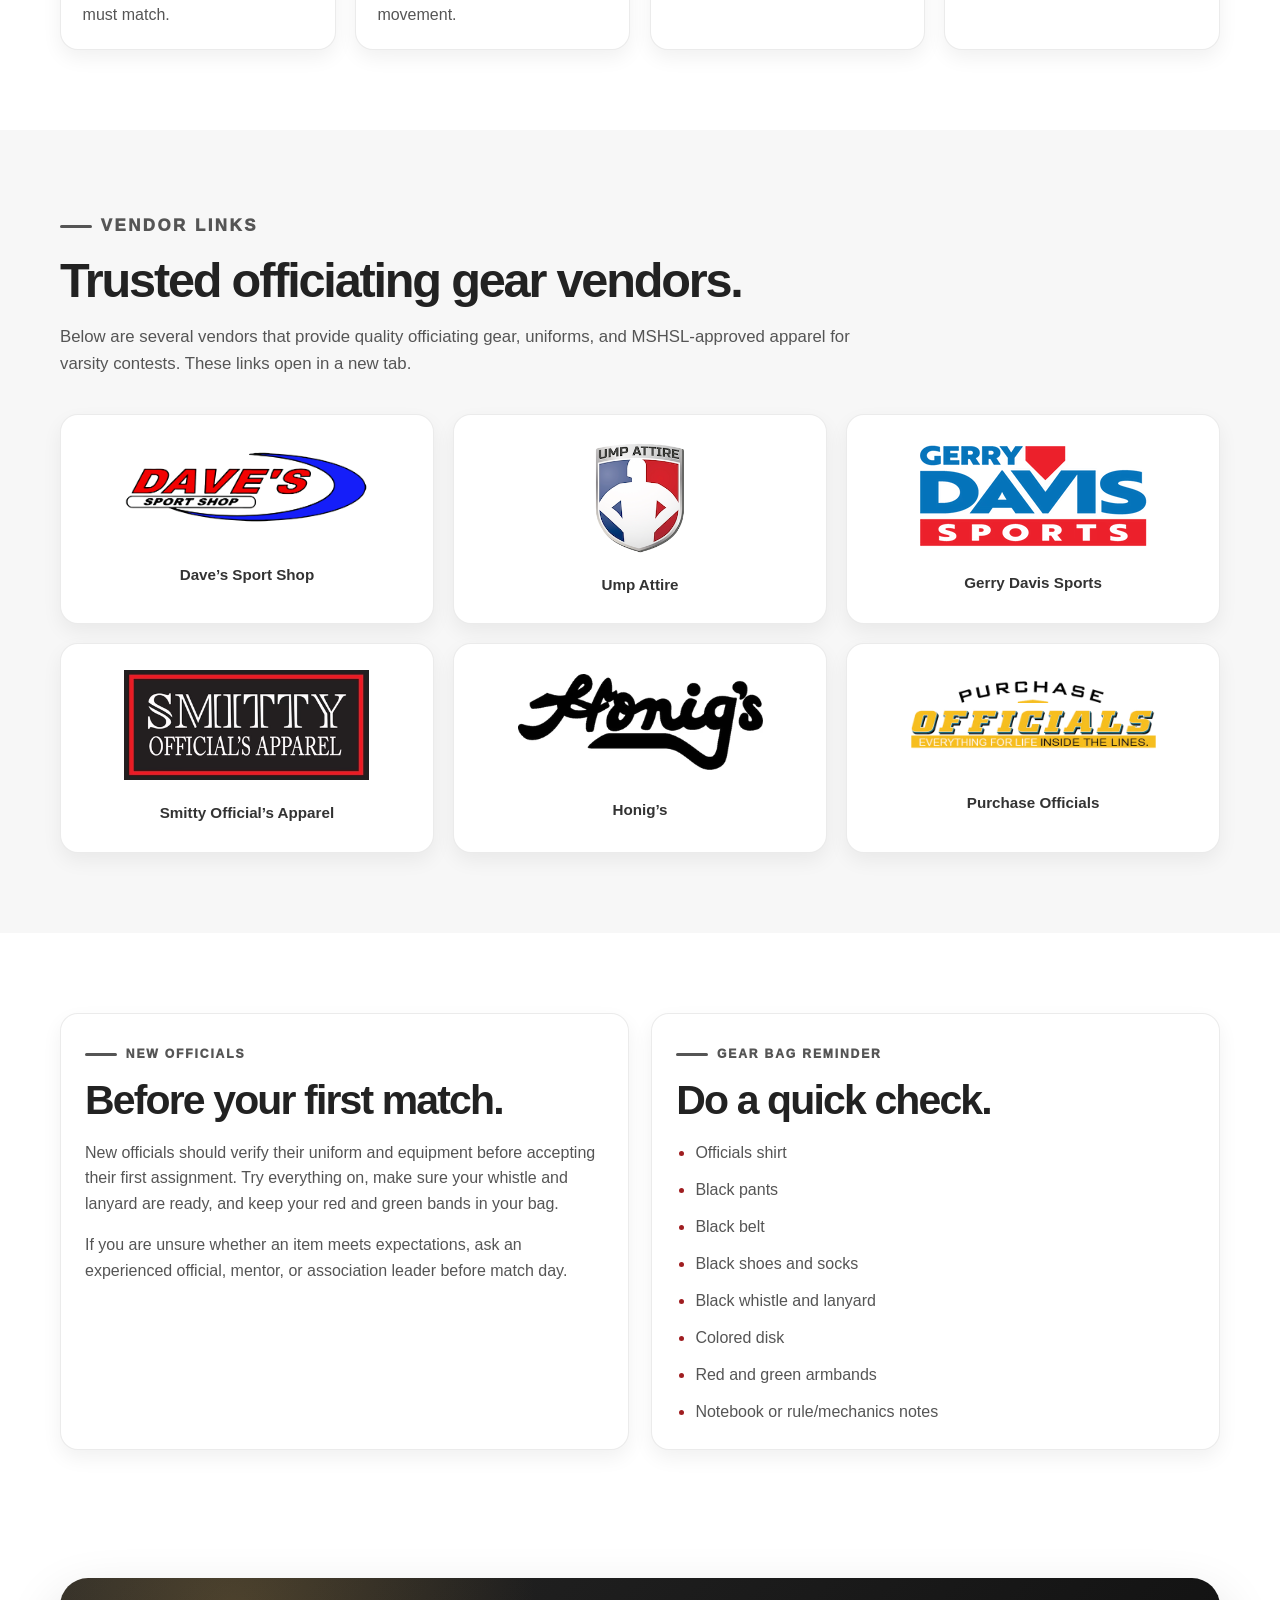
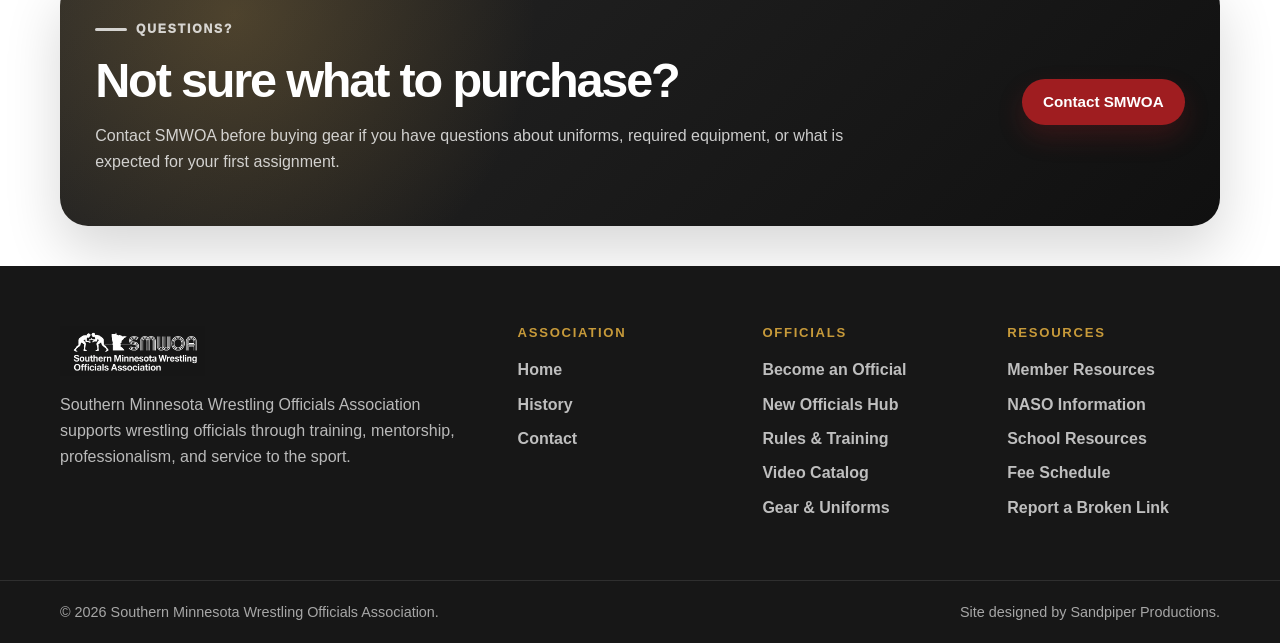
<file: member-resources/gear/index.html>
<!DOCTYPE html>
<html lang="en">
<head>
  <meta charset="UTF-8" />
  <meta name="viewport" content="width=device-width, initial-scale=1.0" />

  <title>Officials Gear & Uniform Vendors | SMWOA</title>
  <meta
    name="description"
    content="Recommended wrestling officiating gear, uniform expectations, and vendor links for Southern Minnesota Wrestling Officials Association officials."
  />

  <link rel="stylesheet" href="/assets/css/style.css" />
  <!-- Favicons / Home Screen Icons -->
<link rel="icon" type="image/png" sizes="32x32" href="/assets/images/icons/favicon-32.png">
<link rel="icon" type="image/png" sizes="16x16" href="/assets/images/icons/favicon-16.png">
<link rel="shortcut icon" href="/favicon.ico">
<link rel="apple-touch-icon" sizes="180x180" href="/assets/images/icons/apple-touch-icon.png">
<link rel="manifest" href="/site.webmanifest">
<meta name="theme-color" content="#111111">
</head>

<body>
  <div id="site-header"></div>

  <main>
    <!-- PAGE HERO -->
    <section class="page-hero">
      <div class="container page-hero-inner">
        <p class="eyebrow">Gear & Uniforms</p>
        <h1>Officials gear and uniform vendors.</h1>
        <p>
          Wearing the proper uniform is expected of all officials we assign. Your appearance
          is part of your professionalism and helps create a strong first impression before
          the first whistle.
        </p>

        <div class="hero-actions">
          <a href="#required-gear" class="btn btn-primary">Required Gear</a>
          <a href="#vendors" class="btn btn-secondary">Vendor Links</a>
        </div>
      </div>
    </section>

    <!-- INTRO -->
    <section class="section section-light">
      <div class="container split">
        <div>
          <p class="eyebrow eyebrow-dark">Professional Appearance</p>
          <h2>Step onto the mat ready to officiate.</h2>
          <p>
            You are representing both yourself and SMWOA when you step onto the mat, and you
            only have one chance to make a first impression. Make it a good one.
          </p>
          <p>
            Officials should make sure their uniform fits properly, is clean, matches their
            partner when required, and meets MSHSL expectations for varsity contests.
          </p>
        </div>

        <div class="simple-panel gear-callout">
          <h3>New officials should plan ahead.</h3>
          <p>
            Do not wait until your first assignment to check your uniform and equipment.
            Order early, try everything on, and make sure you have every required item.
          </p>
          <a href="/new-officials/" class="btn btn-primary">New Official Resources</a>
        </div>
      </div>
    </section>

    <!-- REQUIRED GEAR -->
    <section class="section" id="required-gear">
      <div class="container">
        <div class="section-heading">
          <p class="eyebrow eyebrow-dark">Required Gear</p>
          <h2>Standard equipment for wrestling officials.</h2>
          <p>
            The standard equipment required for wrestling officials per MSHSL expectations
            includes the following items.
          </p>
        </div>

        <div class="gear-requirements-grid">
          <article class="gear-requirement-card">
            <span>01</span>
            <h3>Officials shirt</h3>
            <p>
              Smitty MSHSL gray shirt with a black panel and black collar and sleeve cuffs,
              with the MSHSL logo on the left chest. Officials must match.
            </p>
          </article>

          <article class="gear-requirement-card">
            <span>02</span>
            <h3>Pants and belt</h3>
            <p>
              Black pants and a black belt are required. Make sure pants are clean, professional,
              and appropriate for officiating movement.
            </p>
          </article>

          <article class="gear-requirement-card">
            <span>03</span>
            <h3>Shoes and socks</h3>
            <p>
              Black shoes are required. White or gray trim is permitted. Black socks should
              also be worn.
            </p>
          </article>

          <article class="gear-requirement-card">
            <span>04</span>
            <h3>Match equipment</h3>
            <p>
              Required items include a colored disk, black lanyard, black whistle, and red
              and green armbands.
            </p>
          </article>
        </div>
      </div>
    </section>

    <!-- VENDORS -->
    <section class="section section-light" id="vendors">
      <div class="container">
        <div class="section-heading">
          <p class="eyebrow eyebrow-dark">Vendor Links</p>
          <h2>Trusted officiating gear vendors.</h2>
          <p>
            Below are several vendors that provide quality officiating gear, uniforms, and
            MSHSL-approved apparel for varsity contests. These links open in a new tab.
          </p>
        </div>

        <div class="gear-vendor-grid">
          <a
            class="gear-vendor-card"
            href="https://daves-sport-shop.com/"
            target="_blank"
            rel="noopener noreferrer"
          >
            <img src="/assets/images/gear/daves.png" alt="Dave's Sport Shop logo" />
            <span>Dave’s Sport Shop</span>
          </a>

          <a
            class="gear-vendor-card"
            href="https://www.ump-attire.com/"
            target="_blank"
            rel="noopener noreferrer"
          >
            <img src="/assets/images/gear/ump-atire.png" alt="Ump Attire logo" />
            <span>Ump Attire</span>
          </a>

          <a
            class="gear-vendor-card"
            href="https://gerrydavis.com/"
            target="_blank"
            rel="noopener noreferrer"
          >
            <img src="/assets/images/gear/GDSports.png" alt="Gerry Davis Sports logo" />
            <span>Gerry Davis Sports</span>
          </a>

          <a
            class="gear-vendor-card"
            href="https://smittyapparel.com/"
            target="_blank"
            rel="noopener noreferrer"
          >
            <img src="/assets/images/gear/Smitty_Logo_Red_Border.png" alt="Smitty Official's Apparel logo" />
            <span>Smitty Official’s Apparel</span>
          </a>

          <a
            class="gear-vendor-card"
            href="https://honigs.com/"
            target="_blank"
            rel="noopener noreferrer"
          >
            <img src="/assets/images/gear/Honigs.png" alt="Honig's logo" />
            <span>Honig’s</span>
          </a>

          <a
            class="gear-vendor-card"
            href="https://purchaseofficials.com/"
            target="_blank"
            rel="noopener noreferrer"
          >
            <img src="/assets/images/gear/Purchase_Shopify_Logo_600x.webp" alt="Purchase Officials logo" />
            <span>Purchase Officials</span>
          </a>
        </div>
      </div>
    </section>

    <!-- NEW OFFICIAL NOTE -->
    <section class="section">
      <div class="container two-column-content">
        <article class="content-card">
          <p class="eyebrow eyebrow-dark">New Officials</p>
          <h2>Before your first match.</h2>
          <p>
            New officials should verify their uniform and equipment before accepting their
            first assignment. Try everything on, make sure your whistle and lanyard are ready,
            and keep your red and green bands in your bag.
          </p>
          <p>
            If you are unsure whether an item meets expectations, ask an experienced official,
            mentor, or association leader before match day.
          </p>
        </article>

        <article class="content-card">
          <p class="eyebrow eyebrow-dark">Gear Bag Reminder</p>
          <h2>Do a quick check.</h2>
          <ul class="clean-list">
            <li>Officials shirt</li>
            <li>Black pants</li>
            <li>Black belt</li>
            <li>Black shoes and socks</li>
            <li>Black whistle and lanyard</li>
            <li>Colored disk</li>
            <li>Red and green armbands</li>
            <li>Notebook or rule/mechanics notes</li>
          </ul>
        </article>
      </div>
    </section>

    <!-- CTA -->
    <section class="cta-section">
      <div class="container cta-card">
        <div>
          <p class="eyebrow">Questions?</p>
          <h2>Not sure what to purchase?</h2>
          <p>
            Contact SMWOA before buying gear if you have questions about uniforms, required
            equipment, or what is expected for your first assignment.
          </p>
        </div>

        <a href="/contact/" class="btn btn-primary">Contact SMWOA</a>
      </div>
    </section>
  </main>

  <div id="site-footer"></div>

  <script src="/assets/js/main.js"></script>
</body>
</html>
</file>
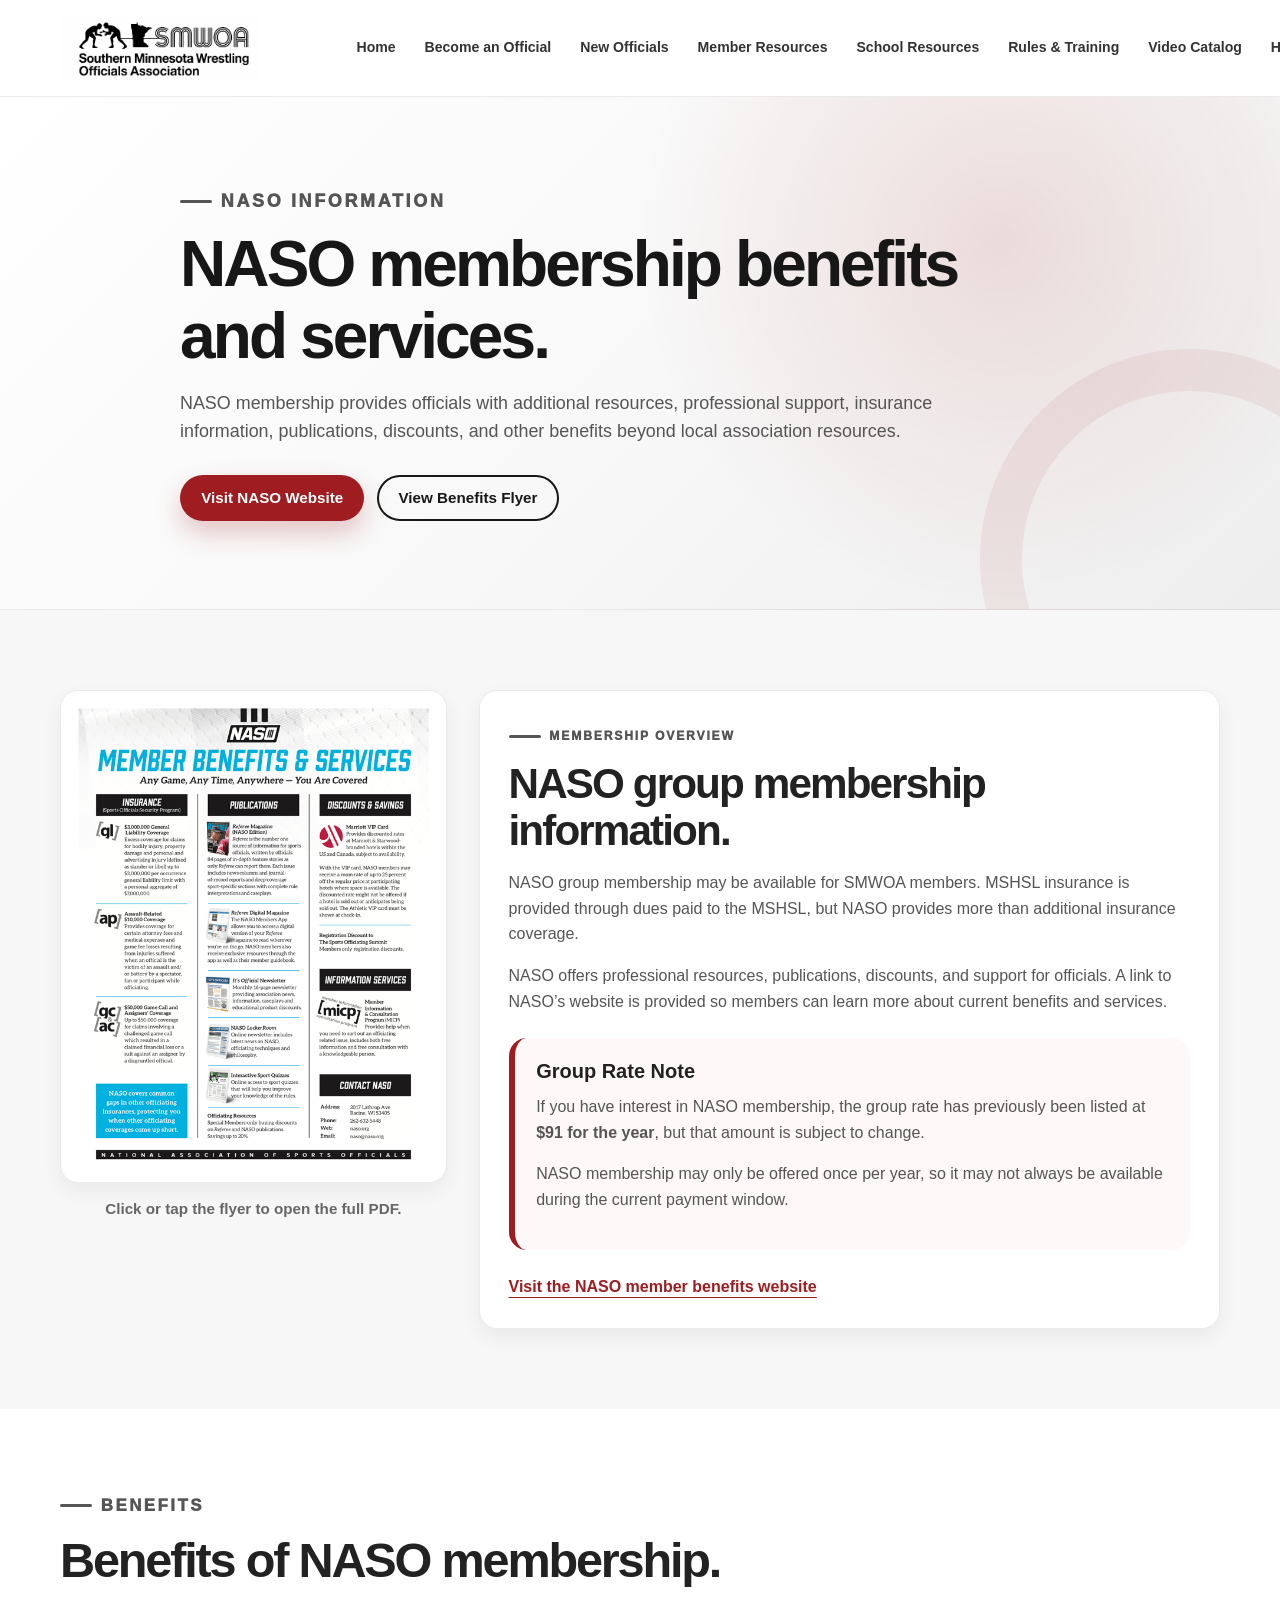
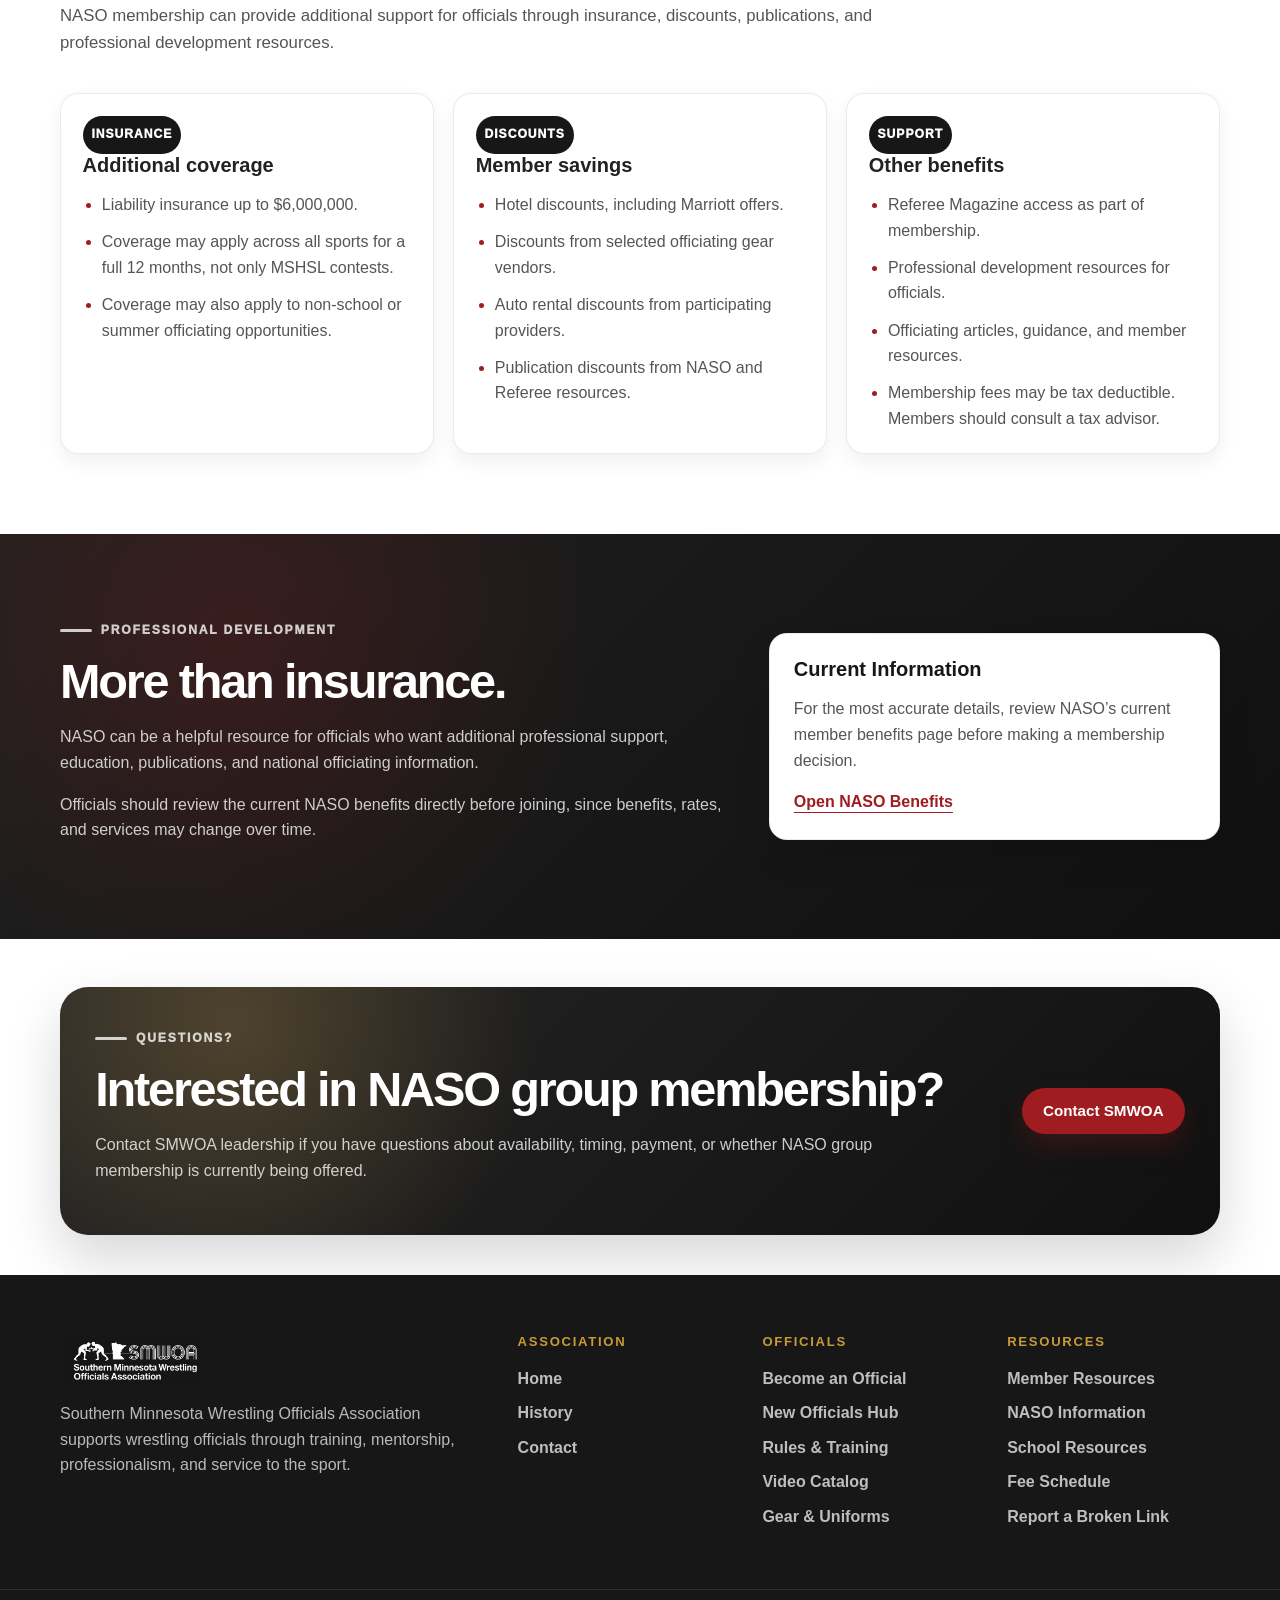
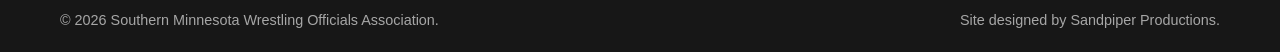
<file: member-resources/naso/index.html>
<!DOCTYPE html>
<html lang="en">
<head>
  <meta charset="UTF-8" />
  <meta name="viewport" content="width=device-width, initial-scale=1.0" />

  <title>NASO Membership Benefits | SMWOA</title>
  <meta
    name="description"
    content="Learn about NASO membership benefits and services available to Southern Minnesota Wrestling Officials Association members."
  />

  <link rel="stylesheet" href="/assets/css/style.css" />
  <!-- Favicons / Home Screen Icons -->
<link rel="icon" type="image/png" sizes="32x32" href="/assets/images/icons/favicon-32.png">
<link rel="icon" type="image/png" sizes="16x16" href="/assets/images/icons/favicon-16.png">
<link rel="shortcut icon" href="/favicon.ico">
<link rel="apple-touch-icon" sizes="180x180" href="/assets/images/icons/apple-touch-icon.png">
<link rel="manifest" href="/site.webmanifest">
<meta name="theme-color" content="#111111">
</head>

<body>
  <div id="site-header"></div>

  <main>
    <!-- PAGE HERO -->
    <section class="page-hero">
      <div class="container page-hero-inner">
        <p class="eyebrow">NASO Information</p>
        <h1>NASO membership benefits and services.</h1>
        <p>
          NASO membership provides officials with additional resources, professional support,
          insurance information, publications, discounts, and other benefits beyond local
          association resources.
        </p>

        <div class="hero-actions">
          <a
            href="https://www.naso.org/member-benefits/"
            class="btn btn-primary"
            target="_blank"
            rel="noopener"
          >
            Visit NASO Website
          </a>

          <a
            href="https://resources.sandpiper-productions.com/docs/gen/NASOMemberBenefits.pdf"
            class="btn btn-secondary"
            target="_blank"
            rel="noopener"
          >
            View Benefits Flyer
          </a>
        </div>
      </div>
    </section>

    <!-- NASO OVERVIEW -->
    <section class="section section-light">
      <div class="container naso-page-layout">
        <div class="naso-flyer-column">
          <a
            href="https://resources.sandpiper-productions.com/docs/gen/NASOMemberBenefits.pdf"
            target="_blank"
            rel="noopener"
            class="naso-flyer-link"
          >
            <img
              src="/assets/images/NASOMemberBenefits.png"
              alt="NASO Member Benefits and Services flyer"
              class="naso-flyer-image"
            />
          </a>

          <p class="naso-flyer-caption">
            Click or tap the flyer to open the full PDF.
          </p>
        </div>

        <div class="naso-content-card">
          <p class="eyebrow eyebrow-dark">Membership Overview</p>
          <h2>NASO group membership information.</h2>

          <p>
            NASO group membership may be available for SMWOA members. MSHSL insurance is
            provided through dues paid to the MSHSL, but NASO provides more than additional
            insurance coverage.
          </p>

          <p>
            NASO offers professional resources, publications, discounts, and support for
            officials. A link to NASO’s website is provided so members can learn more about
            current benefits and services.
          </p>

          <div class="notice-card notice-card-light">
            <h3>Group Rate Note</h3>
            <p>
              If you have interest in NASO membership, the group rate has previously been
              listed at <strong>$91 for the year</strong>, but that amount is subject to
              change.
            </p>
            <p>
              NASO membership may only be offered once per year, so it may not always be
              available during the current payment window.
            </p>
          </div>

          <a
            href="https://www.naso.org/member-benefits/"
            target="_blank"
            rel="noopener"
            class="text-link"
          >
            Visit the NASO member benefits website
          </a>
        </div>
      </div>
    </section>

    <!-- BENEFITS -->
    <section class="section">
      <div class="container">
        <div class="section-heading">
          <p class="eyebrow eyebrow-dark">Benefits</p>
          <h2>Benefits of NASO membership.</h2>
          <p>
            NASO membership can provide additional support for officials through insurance,
            discounts, publications, and professional development resources.
          </p>
        </div>

        <div class="naso-benefits-grid">
          <article class="naso-benefit-card">
            <span class="resource-type">Insurance</span>
            <h3>Additional coverage</h3>
            <ul class="clean-list">
              <li>Liability insurance up to $6,000,000.</li>
              <li>
                Coverage may apply across all sports for a full 12 months, not only MSHSL
                contests.
              </li>
              <li>
                Coverage may also apply to non-school or summer officiating opportunities.
              </li>
            </ul>
          </article>

          <article class="naso-benefit-card">
            <span class="resource-type">Discounts</span>
            <h3>Member savings</h3>
            <ul class="clean-list">
              <li>Hotel discounts, including Marriott offers.</li>
              <li>Discounts from selected officiating gear vendors.</li>
              <li>Auto rental discounts from participating providers.</li>
              <li>Publication discounts from NASO and Referee resources.</li>
            </ul>
          </article>

          <article class="naso-benefit-card">
            <span class="resource-type">Support</span>
            <h3>Other benefits</h3>
            <ul class="clean-list">
              <li>Referee Magazine access as part of membership.</li>
              <li>Professional development resources for officials.</li>
              <li>Officiating articles, guidance, and member resources.</li>
              <li>
                Membership fees may be tax deductible. Members should consult a tax advisor.
              </li>
            </ul>
          </article>
        </div>
      </div>
    </section>

    <!-- WHY IT MATTERS -->
    <section class="section section-dark">
      <div class="container split">
        <div>
          <p class="eyebrow">Professional Development</p>
          <h2>More than insurance.</h2>
          <p>
            NASO can be a helpful resource for officials who want additional professional
            support, education, publications, and national officiating information.
          </p>
          <p>
            Officials should review the current NASO benefits directly before joining, since
            benefits, rates, and services may change over time.
          </p>
        </div>

        <div class="info-panel">
          <h3>Current Information</h3>
          <p class="muted">
            For the most accurate details, review NASO’s current member benefits page before
            making a membership decision.
          </p>
          <a
            href="https://www.naso.org/member-benefits/"
            target="_blank"
            rel="noopener"
            class="text-link"
          >
            Open NASO Benefits
          </a>
        </div>
      </div>
    </section>

    <!-- CTA -->
    <section class="cta-section">
      <div class="container cta-card">
        <div>
          <p class="eyebrow">Questions?</p>
          <h2>Interested in NASO group membership?</h2>
          <p>
            Contact SMWOA leadership if you have questions about availability, timing, payment,
            or whether NASO group membership is currently being offered.
          </p>
        </div>

        <a href="/contact/" class="btn btn-primary">Contact SMWOA</a>
      </div>
    </section>
  </main>

  <div id="site-footer"></div>

  <script src="/assets/js/main.js"></script>
</body>
</html>
</file>
<file: assets/css/style.css>
/* =====================================================
   SMWOA Website
   Southern Minnesota Wrestling Officials Association
   ===================================================== */

/* -------------------------
   CSS Variables
   ------------------------- */

:root {
  --black: #050505;
  --charcoal: #171717;
  --charcoal-2: #242424;

  --gray-900: #222222;
  --gray-800: #333333;
  --gray-700: #555555;
  --gray-600: #666666;
  --gray-400: #a5a5a5;
  --gray-300: #d8d8d8;
  --gray-200: #eeeeee;
  --gray-100: #f7f7f7;

  --white: #ffffff;

  --red: #9f1d20;
  --red-dark: #781518;
  --gold: #c79a3a;

  --body-font: "Inter", "Segoe UI", Roboto, Helvetica, Arial, sans-serif;
  --heading-font: "Inter", "Segoe UI", Roboto, Helvetica, Arial, sans-serif;

  --shadow-sm: 0 8px 20px rgba(0, 0, 0, 0.06);
  --shadow-md: 0 16px 36px rgba(0, 0, 0, 0.1);
  --shadow-lg: 0 24px 56px rgba(0, 0, 0, 0.16);

  --radius-sm: 10px;
  --radius-md: 18px;
  --radius-lg: 28px;

  --container: 1160px;
}

/* -------------------------
   Base
   ------------------------- */

*,
*::before,
*::after {
  box-sizing: border-box;
}

html {
  scroll-behavior: smooth;
}

body {
  margin: 0;
  color: var(--gray-900);
  background: var(--white);
  font-family: var(--body-font);
  font-size: 16px;
  line-height: 1.6;
}

body.nav-open {
  overflow: hidden;
}

img {
  display: block;
  max-width: 100%;
}

a {
  color: inherit;
  text-decoration: none;
}

p {
  margin: 0 0 1rem;
}

h1,
h2,
h3 {
  margin: 0 0 1rem;
  line-height: 1.12;
}

h1,
h2 {
  font-family: var(--heading-font);
  font-weight: 900;
  letter-spacing: -0.045em;
}

h1 {
  max-width: 900px;
  font-size: clamp(2.75rem, 5.6vw, 5.25rem);
}

h2 {
  font-size: clamp(2rem, 3.8vw, 3.35rem);
}

h3 {
  font-size: 1.25rem;
}

ul,
ol {
  margin-top: 0;
}

.container {
  width: min(var(--container), calc(100% - 2rem));
  margin: 0 auto;
}

.muted {
  color: var(--gray-600);
}

/* -------------------------
   Buttons / Links
   ------------------------- */

.btn {
  display: inline-flex;
  align-items: center;
  justify-content: center;
  min-height: 46px;
  padding: 0.78rem 1.2rem;
  border: 2px solid transparent;
  border-radius: 999px;
  font-size: 0.95rem;
  font-weight: 850;
  line-height: 1;
  text-align: center;
  transition:
    transform 180ms ease,
    background 180ms ease,
    color 180ms ease,
    border-color 180ms ease,
    box-shadow 180ms ease;
}

.btn:hover {
  transform: translateY(-2px);
}

.btn-primary {
  color: var(--white);
  background: var(--red);
  box-shadow: 0 12px 26px rgba(159, 29, 32, 0.24);
}

.btn-primary:hover {
  background: var(--red-dark);
}

.btn-secondary,
.btn-outline {
  color: var(--charcoal);
  border-color: var(--charcoal);
  background: transparent;
}

.btn-secondary:hover,
.btn-outline:hover {
  color: var(--white);
  background: var(--charcoal);
}

.text-link {
  display: inline-flex;
  align-items: center;
  color: var(--red);
  font-weight: 850;
  text-decoration: underline;
  text-underline-offset: 0.3em;
}

.text-link:hover {
  color: var(--red-dark);
}

/* -------------------------
   Header
   ------------------------- */

.site-header {
  position: sticky;
  top: 0;
  z-index: 1000;
  color: var(--charcoal);
  background: rgba(255, 255, 255, 0.97);
  border-bottom: 1px solid rgba(0, 0, 0, 0.08);
  backdrop-filter: blur(16px);
}

.header-inner {
  display: flex;
  align-items: center;
  justify-content: space-between;
  min-height: 96px;
  gap: 1.5rem;
}

.site-brand {
  display: inline-flex;
  align-items: center;
  gap: 0.75rem;
  min-width: 260px;
  max-width: 390px;
}

.site-logo {
  width: auto;
  height: 70px;
  flex: 0 0 auto;
  object-fit: contain;
  border-radius: 0;
  background: transparent;
}

.site-title {
  display: grid;
  min-width: 0;
  line-height: 1.08;
}

.site-title strong {
  color: var(--charcoal);
  font-size: 1.15rem;
  font-weight: 950;
  letter-spacing: 0.1em;
}

.site-title small {
  max-width: 270px;
  color: var(--gray-700);
  font-size: 0.74rem;
  font-weight: 850;
  letter-spacing: 0;
}

.site-nav {
  display: flex;
  align-items: center;
  justify-content: flex-end;
  gap: 0.25rem;
  margin-left: auto;
}

.site-nav a {
  display: inline-flex;
  align-items: center;
  justify-content: center;
  min-height: 42px;
  padding: 0.55rem 0.78rem;
  border-radius: 999px;
  color: var(--gray-800);
  font-size: 0.88rem;
  font-weight: 850;
  line-height: 1.1;
  text-align: center;
  white-space: nowrap;
  transition:
    background 180ms ease,
    color 180ms ease;
}

.site-nav a:hover,
.site-nav a[aria-current="page"] {
  color: var(--charcoal);
  background: rgba(0, 0, 0, 0.07);
}

.site-nav .nav-cta {
  min-height: 44px;
  padding-inline: 1rem;
  color: var(--white);
  background: var(--red);
}

.site-nav .nav-cta:hover,
.site-nav .nav-cta[aria-current="page"] {
  color: var(--white);
  background: var(--red-dark);
}

.nav-toggle {
  display: none;
  width: 46px;
  height: 42px;
  padding: 0;
  border: 0;
  border-radius: 12px;
  background: var(--charcoal);
  cursor: pointer;
}

.nav-toggle span {
  display: block;
  width: 23px;
  height: 2px;
  margin: 5px auto;
  background: var(--white);
  border-radius: 999px;
  transition:
    transform 180ms ease,
    opacity 180ms ease;
}

body.nav-open .nav-toggle span:nth-child(1) {
  transform: translateY(7px) rotate(45deg);
}

body.nav-open .nav-toggle span:nth-child(2) {
  opacity: 0;
}

body.nav-open .nav-toggle span:nth-child(3) {
  transform: translateY(-7px) rotate(-45deg);
}

/* -------------------------
   Hero
   ------------------------- */

.hero {
  position: relative;
  display: grid;
  align-items: center;
  min-height: 660px;
  overflow: hidden;
  color: var(--charcoal);
  background:
    radial-gradient(circle at 72% 28%, rgba(159, 29, 32, 0.15), transparent 34%),
    linear-gradient(135deg, #ffffff 0%, #f7f7f7 52%, #eeeeee 100%);
}

.hero::before {
  content: "";
  position: absolute;
  inset: 0;
  opacity: 0.42;
  background:
    linear-gradient(90deg, rgba(0, 0, 0, 0.035) 1px, transparent 1px),
    linear-gradient(rgba(0, 0, 0, 0.035) 1px, transparent 1px);
  background-size: 44px 44px;
  mask-image: radial-gradient(circle at center, black 0%, transparent 76%);
}

.hero::after {
  content: "WRESTLING";
  position: absolute;
  right: -0.05em;
  bottom: -0.22em;
  color: rgba(0, 0, 0, 0.045);
  font-family: var(--heading-font);
  font-size: clamp(5rem, 16vw, 15rem);
  font-weight: 950;
  letter-spacing: -0.08em;
  line-height: 1;
  pointer-events: none;
}

.hero-overlay {
  display: none;
}

.hero-content {
  position: relative;
  z-index: 2;
  max-width: 980px;
  padding: 4.5rem 0;
}

.hero-logo-wrap {
  width: 180px;
  margin-bottom: 2rem;
  padding: 0;
  border: none;
  border-radius: 0;
  background: transparent;
  box-shadow: none;
}

.hero-logo {
  width: 100%;
  height: auto;
  background: transparent;
}

.hero-text {
  max-width: 720px;
  color: var(--gray-700);
  font-size: clamp(1.05rem, 1.7vw, 1.22rem);
}

.hero-actions {
  display: flex;
  flex-wrap: wrap;
  gap: 0.8rem;
  margin-top: 1.8rem;
}

/* -------------------------
   Page Hero
   ------------------------- */

.page-hero {
  position: relative;
  overflow: hidden;
  padding: 5.5rem 0;
  color: var(--charcoal);
  background:
    radial-gradient(circle at 78% 28%, rgba(159, 29, 32, 0.12), transparent 34%),
    linear-gradient(135deg, #ffffff 0%, #f7f7f7 58%, #eeeeee 100%);
  border-bottom: 1px solid rgba(0, 0, 0, 0.08);
}

.page-hero::after {
  content: "";
  position: absolute;
  right: -120px;
  bottom: -160px;
  width: 420px;
  height: 420px;
  border: 42px solid rgba(159, 29, 32, 0.07);
  border-radius: 999px;
  pointer-events: none;
}

.page-hero-inner {
  position: relative;
  z-index: 2;
  max-width: 920px;
}

.page-hero h1 {
  max-width: 850px;
  font-size: clamp(2.4rem, 5vw, 4.8rem);
}

.page-hero p {
  max-width: 780px;
  color: var(--gray-700);
  font-size: 1.12rem;
}

/* -------------------------
   Sections
   ------------------------- */

.section {
  padding: 5rem 0;
}

.section-light {
  background: var(--gray-100);
}

.section-dark {
  color: var(--white);
  background:
    radial-gradient(circle at 18% 25%, rgba(159, 29, 32, 0.22), transparent 34%),
    linear-gradient(135deg, #202020, #101010);
}

.section-heading {
  max-width: 820px;
  margin-bottom: 2.25rem;
}

.section-heading p {
  color: var(--gray-700);
  font-size: 1.05rem;
}

.section-dark .section-heading p,
.section-dark p {
  color: rgba(255, 255, 255, 0.78);
}

.eyebrow {
  display: inline-flex;
  align-items: center;
  gap: 0.55rem;
  margin-bottom: 0.85rem;
  color: var(--gold);
  font-size: 0.76rem;
  font-weight: 950;
  letter-spacing: 0.15em;
  text-transform: uppercase;
}

.eyebrow::before {
  content: "";
  width: 32px;
  height: 3px;
  border-radius: 999px;
  background: currentColor;
}

.eyebrow-dark {
  color: var(--red);
}

.split {
  display: grid;
  grid-template-columns: minmax(0, 1.2fr) minmax(300px, 0.8fr);
  gap: 2rem;
  align-items: center;
}

.split-reverse {
  grid-template-columns: minmax(0, 0.9fr) minmax(0, 1.1fr);
}

/* -------------------------
   Cards
   ------------------------- */

.card-grid {
  display: grid;
  gap: 1.2rem;
}

.card-grid-3 {
  grid-template-columns: repeat(3, minmax(0, 1fr));
}

.card-grid-4 {
  grid-template-columns: repeat(4, minmax(0, 1fr));
}

.feature-card,
.content-card,
.info-panel,
.person-card,
.stat-card,
.simple-panel {
  border: 1px solid rgba(0, 0, 0, 0.08);
  border-radius: var(--radius-md);
  background: var(--white);
  box-shadow: var(--shadow-sm);
}

.feature-card {
  position: relative;
  display: flex;
  min-height: 150px;
  flex-direction: column;
  justify-content: flex-end;
  padding: 1.3rem;
  overflow: hidden;
  transition:
    transform 180ms ease,
    box-shadow 180ms ease,
    border-color 180ms ease;
}

.feature-card::before {
  content: "";
  position: absolute;
  inset: 0;
  background:
    linear-gradient(135deg, rgba(159, 29, 32, 0.08), transparent 45%),
    linear-gradient(180deg, transparent, rgba(0, 0, 0, 0.025));
  pointer-events: none;
}

.feature-card:hover {
  transform: translateY(-5px);
  border-color: rgba(159, 29, 32, 0.24);
  box-shadow: var(--shadow-md);
}

.feature-card > * {
  position: relative;
  z-index: 1;
}

.card-kicker {
  display: inline-flex;
  width: fit-content;
  margin-bottom: 0.75rem;
  padding: 0.34rem 0.62rem;
  border-radius: 999px;
  color: var(--red);
  background: rgba(159, 29, 32, 0.09);
  font-size: 0.72rem;
  font-weight: 950;
  letter-spacing: 0.08em;
  text-transform: uppercase;
}

.feature-card h3 {
  margin-bottom: 0.5rem;
}

.feature-card p,
.content-card p,
.stat-card span,
.simple-panel p {
  color: var(--gray-700);
}

.content-card,
.info-panel,
.simple-panel {
  padding: 1.5rem;
}

.content-card h2 {
  font-size: clamp(2rem, 3.2vw, 3rem);
}

.info-panel {
  color: var(--charcoal);
  box-shadow: var(--shadow-md);
}

.info-panel h3 {
  color: var(--charcoal);
}

.info-panel .muted,
.info-panel p {
  color: var(--gray-700);
}

.stat-stack {
  display: grid;
  gap: 1rem;
}

.stat-card {
  padding: 1.25rem;
  border-left: 6px solid var(--red);
}

.stat-card strong {
  display: block;
  margin-bottom: 0.28rem;
  color: var(--charcoal);
  font-size: 1.18rem;
}

.person-card {
  padding: 1.25rem;
}

.person-card h3 {
  margin-bottom: 0.4rem;
  color: var(--red);
}

.person-card p {
  margin: 0;
  color: var(--gray-700);
}

/* -------------------------
   Utility Lists / Panels
   ------------------------- */

.clean-list {
  margin: 0;
  padding-left: 1.2rem;
  color: var(--gray-700);
}

.clean-list li + li {
  margin-top: 0.72rem;
}

.clean-list li::marker {
  color: var(--red);
  font-weight: 950;
}

.button-row {
  display: flex;
  flex-wrap: wrap;
  gap: 0.8rem;
  margin: 1.5rem 0;
}

.notice-card {
  margin: 1.5rem 0;
  padding: 1.35rem;
  border-left: 6px solid var(--red);
  border-radius: var(--radius-md);
  background: var(--gray-100);
}

.notice-card h3 {
  margin-bottom: 0.75rem;
}

.notice-card ul {
  margin: 0;
  padding-left: 1.2rem;
  color: var(--gray-700);
}

.notice-card li + li {
  margin-top: 0.6rem;
}

.notice-card-light {
  background: #fff8f8;
}

.resource-stack {
  display: grid;
  gap: 1rem;
}

.resource-card,
.member-resource-card,
.rules-resource-card {
  display: grid;
  grid-template-columns: auto minmax(0, 1fr);
  gap: 1rem;
  align-items: start;
  padding: 1.25rem;
  border: 1px solid rgba(0, 0, 0, 0.08);
  border-radius: var(--radius-md);
  background: var(--white);
  box-shadow: var(--shadow-sm);
  transition:
    transform 180ms ease,
    border-color 180ms ease,
    box-shadow 180ms ease;
}

.resource-card:hover,
.member-resource-card:hover,
.rules-resource-card:hover {
  transform: translateY(-4px);
  border-color: rgba(159, 29, 32, 0.24);
  box-shadow: var(--shadow-md);
}

.resource-card h3,
.member-resource-card h3,
.rules-resource-card h3 {
  margin-bottom: 0.4rem;
}

.resource-card p,
.member-resource-card p,
.rules-resource-card p {
  margin: 0;
  color: var(--gray-700);
}

.resource-type {
  display: inline-flex;
  align-items: center;
  justify-content: center;
  min-width: 56px;
  min-height: 38px;
  padding: 0.35rem 0.55rem;
  border-radius: 999px;
  color: var(--white);
  background: var(--charcoal);
  font-size: 0.76rem;
  font-weight: 950;
  letter-spacing: 0.08em;
  text-transform: uppercase;
}

/* -------------------------
   Article / Join Page
   ------------------------- */

.article-layout {
  display: grid;
  grid-template-columns: 280px minmax(0, 1fr);
  gap: 3rem;
  align-items: start;
}

.article-sidebar {
  position: sticky;
  top: 104px;
}

.sidebar-card {
  display: grid;
  gap: 0.35rem;
  padding: 1.25rem;
  border: 1px solid rgba(0, 0, 0, 0.08);
  border-radius: var(--radius-md);
  background: var(--gray-100);
  box-shadow: var(--shadow-sm);
}

.sidebar-card h2 {
  margin-bottom: 0.65rem;
  color: var(--charcoal);
  font-family: var(--body-font);
  font-size: 0.82rem;
  font-weight: 950;
  letter-spacing: 0.12em;
  text-transform: uppercase;
}

.sidebar-card a {
  padding: 0.65rem 0.75rem;
  border-radius: 12px;
  color: var(--gray-800);
  font-size: 0.95rem;
  font-weight: 800;
}

.sidebar-card a:hover {
  color: var(--red);
  background: var(--white);
}

.article-content {
  max-width: 860px;
}

.article-section {
  padding: 0 0 3rem;
  margin-bottom: 3rem;
  border-bottom: 1px solid rgba(0, 0, 0, 0.09);
}

.article-section:last-child {
  padding-bottom: 0;
  margin-bottom: 0;
  border-bottom: 0;
}

.article-section h2 {
  max-width: 780px;
  font-size: clamp(1.9rem, 3vw, 3rem);
}

.article-section p {
  color: var(--gray-700);
  font-size: 1.05rem;
}

.article-section a:not(.btn) {
  color: var(--red);
  font-weight: 800;
  text-decoration: underline;
  text-underline-offset: 0.25em;
}

.step-list {
  display: grid;
  gap: 0.8rem;
  margin: 1.25rem 0 0;
  padding-left: 1.25rem;
  color: var(--gray-700);
  font-size: 1.05rem;
}

.step-list li::marker {
  color: var(--red);
  font-weight: 900;
}

.info-strip {
  display: flex;
  align-items: center;
  justify-content: space-between;
  gap: 1.25rem;
  margin-top: 1.5rem;
  padding: 1.4rem;
  border-radius: var(--radius-md);
  color: var(--white);
  background:
    radial-gradient(circle at 15% 15%, rgba(214, 168, 79, 0.22), transparent 28%),
    linear-gradient(135deg, var(--charcoal), var(--black));
  box-shadow: var(--shadow-md);
}

.info-strip h3 {
  margin-bottom: 0.35rem;
}

.info-strip p {
  max-width: 560px;
  margin: 0;
  color: rgba(255, 255, 255, 0.76);
}

.info-strip .btn {
  flex: 0 0 auto;
}

/* -------------------------
   New Officials / Roadmap
   ------------------------- */

.checklist-grid {
  display: grid;
  grid-template-columns: repeat(3, minmax(0, 1fr));
  gap: 1.2rem;
}

.check-card {
  padding: 1.35rem;
  border: 1px solid rgba(0, 0, 0, 0.08);
  border-radius: var(--radius-md);
  background: var(--white);
  box-shadow: var(--shadow-sm);
}

.check-card span,
.gear-requirement-card span {
  display: inline-flex;
  align-items: center;
  justify-content: center;
  width: 42px;
  height: 42px;
  margin-bottom: 1rem;
  border-radius: 999px;
  color: var(--white);
  background: var(--red);
  font-size: 0.88rem;
  font-weight: 950;
}

.check-card p,
.gear-requirement-card p {
  margin: 0;
  color: var(--gray-700);
}

.dark-card-grid {
  display: grid;
  grid-template-columns: repeat(4, minmax(0, 1fr));
  gap: 1.2rem;
}

.dark-card {
  padding: 1.35rem;
  border: 1px solid rgba(255, 255, 255, 0.12);
  border-radius: var(--radius-md);
  background: rgba(255, 255, 255, 0.08);
}

.dark-card h3 {
  color: var(--white);
}

.dark-card p {
  margin: 0;
  color: rgba(255, 255, 255, 0.76);
}

.two-column-content {
  display: grid;
  grid-template-columns: repeat(2, minmax(0, 1fr));
  gap: 1.4rem;
  align-items: stretch;
}

.roadmap-section {
  background: linear-gradient(180deg, #ffffff 0%, #fafafa 100%);
}

.roadmap {
  position: relative;
  display: grid;
  gap: 1.2rem;
  margin-top: 2rem;
}

.roadmap::before {
  content: "";
  position: absolute;
  top: 0.5rem;
  bottom: 0.5rem;
  left: 24px;
  width: 4px;
  border-radius: 999px;
  background: linear-gradient(180deg, rgba(159, 29, 32, 0.18), rgba(159, 29, 32, 0.5));
}

.roadmap-step {
  position: relative;
  display: grid;
  grid-template-columns: 48px minmax(0, 1fr);
  gap: 1rem;
  align-items: start;
}

.roadmap-marker {
  position: relative;
  z-index: 2;
  display: flex;
  justify-content: center;
  padding-top: 0.15rem;
}

.roadmap-marker span {
  display: inline-flex;
  align-items: center;
  justify-content: center;
  width: 48px;
  height: 48px;
  border: 4px solid #fff;
  border-radius: 999px;
  color: var(--white);
  background: var(--red);
  box-shadow: var(--shadow-sm);
  font-size: 0.95rem;
  font-weight: 950;
}

.roadmap-card {
  padding: 1.35rem;
  border: 1px solid rgba(0, 0, 0, 0.08);
  border-radius: var(--radius-md);
  background: var(--white);
  box-shadow: var(--shadow-sm);
}

.roadmap-kicker {
  margin-bottom: 0.45rem;
  color: var(--red);
  font-size: 0.76rem;
  font-weight: 950;
  letter-spacing: 0.12em;
  text-transform: uppercase;
}

.roadmap-card p:last-child {
  margin-bottom: 0;
  color: var(--gray-700);
}

/* -------------------------
   Member Resources
   ------------------------- */

.member-resource-grid,
.resource-guide-grid {
  display: grid;
  grid-template-columns: repeat(3, minmax(0, 1fr));
  gap: 1.2rem;
}

.member-resource-card {
  min-height: 190px;
}

/* -------------------------
   Gear Page
   ------------------------- */

.gear-callout {
  display: grid;
  gap: 0.75rem;
}

.gear-requirements-grid {
  display: grid;
  grid-template-columns: repeat(4, minmax(0, 1fr));
  gap: 1.2rem;
}

.gear-requirement-card {
  padding: 1.35rem;
  border: 1px solid rgba(0, 0, 0, 0.08);
  border-radius: var(--radius-md);
  background: var(--white);
  box-shadow: var(--shadow-sm);
}

.gear-vendor-grid {
  display: grid;
  grid-template-columns: repeat(3, minmax(0, 1fr));
  gap: 1.2rem;
}

.gear-vendor-card {
  display: grid;
  align-items: center;
  justify-items: center;
  min-height: 210px;
  padding: 1.5rem;
  border: 1px solid rgba(0, 0, 0, 0.08);
  border-radius: var(--radius-md);
  background: var(--white);
  box-shadow: var(--shadow-sm);
  transition:
    transform 180ms ease,
    border-color 180ms ease,
    box-shadow 180ms ease;
}

.gear-vendor-card:hover {
  transform: translateY(-4px);
  border-color: rgba(159, 29, 32, 0.24);
  box-shadow: var(--shadow-md);
}

.gear-vendor-card img {
  max-width: 245px;
  max-height: 115px;
  width: auto;
  height: auto;
  object-fit: contain;
}

.gear-vendor-card span {
  margin-top: 1rem;
  color: var(--gray-800);
  font-size: 0.95rem;
  font-weight: 850;
  text-align: center;
}

/* -------------------------
   NASO Page
   ------------------------- */

.naso-page-layout {
  display: grid;
  grid-template-columns: minmax(260px, 0.48fr) minmax(0, 0.92fr);
  gap: 2rem;
  align-items: start;
}

.naso-flyer-column {
  display: grid;
  gap: 0.9rem;
}

.naso-flyer-link {
  display: block;
  padding: 0.75rem;
  border: 1px solid rgba(0, 0, 0, 0.08);
  border-radius: var(--radius-md);
  background: var(--white);
  box-shadow: var(--shadow-sm);
  transition:
    transform 180ms ease,
    border-color 180ms ease,
    box-shadow 180ms ease;
}

.naso-flyer-link:hover {
  transform: translateY(-4px);
  border-color: rgba(159, 29, 32, 0.24);
  box-shadow: var(--shadow-md);
}

.naso-flyer-image {
  width: 100%;
  height: auto;
  border-radius: 12px;
}

.naso-flyer-caption {
  margin: 0;
  color: var(--gray-600);
  font-size: 0.95rem;
  font-weight: 750;
  text-align: center;
}

.naso-content-card {
  padding: 1.8rem;
  border: 1px solid rgba(0, 0, 0, 0.08);
  border-radius: var(--radius-md);
  background: var(--white);
  box-shadow: var(--shadow-sm);
}

.naso-content-card h2 {
  font-size: clamp(2rem, 3.3vw, 3rem);
}

.naso-content-card p {
  color: var(--gray-700);
}

.naso-benefits-grid {
  display: grid;
  grid-template-columns: repeat(3, minmax(0, 1fr));
  gap: 1.2rem;
}

.naso-benefit-card {
  padding: 1.35rem;
  border: 1px solid rgba(0, 0, 0, 0.08);
  border-radius: var(--radius-md);
  background: var(--white);
  box-shadow: var(--shadow-sm);
}

/* -------------------------
   School Resources / Fee Page
   ------------------------- */

.school-fee-intro {
  max-width: 860px;
}

.school-fee-intro h2 {
  font-size: clamp(2rem, 3.8vw, 3.4rem);
}

.school-fee-intro p {
  color: var(--gray-700);
  font-size: 1.12rem;
}

.fee-table-card {
  overflow: hidden;
  border: 1px solid rgba(0, 0, 0, 0.08);
  border-radius: var(--radius-md);
  background: var(--white);
  box-shadow: var(--shadow-sm);
}

.fee-table {
  width: 100%;
  border-collapse: collapse;
}

.fee-table th,
.fee-table td {
  padding: 1rem 1.15rem;
  text-align: left;
  vertical-align: top;
  border-bottom: 1px solid rgba(0, 0, 0, 0.08);
}

.fee-table th {
  color: var(--white);
  background: var(--charcoal);
  font-size: 0.85rem;
  font-weight: 950;
  letter-spacing: 0.08em;
  text-transform: uppercase;
}

.fee-table td {
  color: var(--gray-800);
  font-weight: 750;
}

.fee-table tr:last-child td {
  border-bottom: 0;
}

.fee-table td:last-child {
  color: var(--red);
  font-weight: 950;
  white-space: nowrap;
}

.fee-note {
  margin: 0;
  padding: 1rem 1.15rem;
  color: var(--gray-800);
  background: #fff8f8;
  border-top: 1px solid rgba(159, 29, 32, 0.14);
  font-weight: 850;
}

.compact-fee-table td:first-child {
  width: 55%;
}

.mileage-grid {
  display: grid;
  grid-template-columns: repeat(2, minmax(0, 1fr));
  gap: 1rem;
}

.mileage-card {
  display: grid;
  gap: 0.35rem;
  padding: 1.3rem;
  border: 1px solid rgba(0, 0, 0, 0.08);
  border-radius: var(--radius-md);
  background: var(--white);
  box-shadow: var(--shadow-sm);
}

.mileage-card span {
  color: var(--gray-700);
  font-weight: 850;
}

.mileage-card strong {
  color: var(--red);
  font-size: 2rem;
  line-height: 1;
}

/* -------------------------
   Rules & Training
   ------------------------- */

.rules-callout {
  display: grid;
  gap: 0.75rem;
}

.rules-callout p {
  margin: 0;
  color: var(--gray-700);
}

.rules-resource-grid {
  display: grid;
  grid-template-columns: repeat(2, minmax(0, 1fr));
  gap: 1.2rem;
}

.rules-resource-card {
  min-height: 190px;
  padding: 1.35rem;
}

/* -------------------------
   History / Purpose / Leadership
   ------------------------- */

.history-highlight-card {
  display: grid;
  gap: 0.8rem;
  padding: 1.6rem;
  border-radius: var(--radius-md);
  color: var(--white);
  background:
    radial-gradient(circle at 18% 18%, rgba(214, 168, 79, 0.26), transparent 32%),
    linear-gradient(135deg, var(--charcoal), var(--black));
  box-shadow: var(--shadow-md);
}

.history-highlight-card span {
  color: var(--gold);
  font-size: 0.78rem;
  font-weight: 950;
  letter-spacing: 0.14em;
  text-transform: uppercase;
}

.history-highlight-card strong {
  font-size: clamp(1.8rem, 3vw, 2.7rem);
  line-height: 1.05;
}

.history-highlight-card p {
  margin: 0;
  color: rgba(255, 255, 255, 0.76);
}

.history-timeline {
  position: relative;
  display: grid;
  gap: 1.3rem;
  margin-top: 2rem;
}

.history-timeline::before {
  content: "";
  position: absolute;
  top: 0.5rem;
  bottom: 0.5rem;
  left: 14px;
  width: 4px;
  border-radius: 999px;
  background: linear-gradient(180deg, rgba(159, 29, 32, 0.18), rgba(159, 29, 32, 0.52));
}

.history-timeline-item {
  position: relative;
  display: grid;
  grid-template-columns: 32px minmax(0, 1fr);
  gap: 1rem;
  align-items: start;
}

.history-timeline-marker {
  position: relative;
  z-index: 2;
  width: 32px;
  height: 32px;
  border: 6px solid var(--white);
  border-radius: 999px;
  background: var(--red);
  box-shadow: var(--shadow-sm);
}

.history-timeline-card {
  padding: 1.35rem;
  border: 1px solid rgba(0, 0, 0, 0.08);
  border-radius: var(--radius-md);
  background: var(--white);
  box-shadow: var(--shadow-sm);
}

.history-date {
  margin-bottom: 0.45rem;
  color: var(--red);
  font-size: 0.78rem;
  font-weight: 950;
  letter-spacing: 0.12em;
  text-transform: uppercase;
}

.history-timeline-card p:last-child {
  margin-bottom: 0;
  color: var(--gray-700);
}

.history-values-grid {
  display: grid;
  grid-template-columns: repeat(3, minmax(0, 1fr));
  gap: 1.2rem;
}

.history-values-grid .content-card h3 {
  font-size: 1.35rem;
}

.leadership-feature-grid {
  display: grid;
  grid-template-columns: repeat(4, minmax(0, 1fr));
  gap: 1.2rem;
}

.leadership-feature-card {
  padding: 1.35rem;
  border: 1px solid rgba(0, 0, 0, 0.08);
  border-radius: var(--radius-md);
  background: var(--white);
  box-shadow: var(--shadow-sm);
}

.leadership-feature-card span {
  display: inline-flex;
  margin-bottom: 0.8rem;
  color: var(--red);
  font-size: 0.76rem;
  font-weight: 950;
  letter-spacing: 0.12em;
  text-transform: uppercase;
}

.leadership-feature-card h3 {
  margin-bottom: 0.3rem;
}

.leadership-feature-card p {
  margin: 0 0 0.8rem;
  color: var(--gray-700);
  font-weight: 800;
}

.board-card {
  margin-top: 1.4rem;
  padding: 1.5rem;
  border-radius: var(--radius-md);
  color: var(--white);
  background: linear-gradient(135deg, var(--charcoal), var(--black));
  box-shadow: var(--shadow-md);
}

.board-card h3 {
  margin-bottom: 1rem;
}

.board-list {
  display: flex;
  flex-wrap: wrap;
  gap: 0.75rem;
}

.board-list span {
  display: inline-flex;
  padding: 0.55rem 0.8rem;
  border-radius: 999px;
  color: var(--white);
  background: rgba(255, 255, 255, 0.1);
  font-size: 0.95rem;
  font-weight: 800;
}

/* -------------------------
   Contact Page
   ------------------------- */

.contact-layout {
  display: grid;
  grid-template-columns: minmax(0, 1fr) 360px;
  gap: 2rem;
  align-items: start;
}

.contact-main {
  min-width: 0;
}

.contact-form-card,
.contact-side-card,
.contact-topic-card {
  border: 1px solid rgba(0, 0, 0, 0.08);
  border-radius: var(--radius-md);
  background: var(--white);
  box-shadow: var(--shadow-sm);
}

.contact-form-card {
  padding: 1.6rem;
}

.contact-label {
  display: block;
  margin-bottom: 0.45rem;
  color: var(--charcoal);
  font-size: 0.9rem;
  font-weight: 900;
}

.contact-select,
.contact-input,
.contact-textarea {
  width: 100%;
  border: 1px solid rgba(0, 0, 0, 0.16);
  border-radius: 14px;
  color: var(--gray-900);
  background: var(--white);
  font-family: inherit;
  font-size: 1rem;
  transition:
    border-color 180ms ease,
    box-shadow 180ms ease;
}

.contact-select,
.contact-input {
  min-height: 52px;
  padding: 0 1rem;
}

.contact-textarea {
  min-height: 160px;
  padding: 0.9rem 1rem;
  resize: vertical;
}

.contact-select:focus,
.contact-input:focus,
.contact-textarea:focus {
  outline: none;
  border-color: rgba(159, 29, 32, 0.55);
  box-shadow: 0 0 0 4px rgba(159, 29, 32, 0.12);
}

.contact-preview-card {
  margin: 1.2rem 0;
  padding: 1rem;
  border-left: 6px solid var(--red);
  border-radius: var(--radius-sm);
  background: var(--gray-100);
}

.contact-preview-label {
  margin-bottom: 0.25rem;
  color: var(--gray-600);
  font-size: 0.82rem;
  font-weight: 900;
  letter-spacing: 0.08em;
  text-transform: uppercase;
}

.contact-subject-preview {
  margin: 0;
  color: var(--charcoal);
  font-size: 1.15rem;
  font-weight: 900;
}

.contact-fields {
  display: grid;
  gap: 0.8rem;
}

.contact-email-button {
  margin-top: 1.2rem;
}

.contact-helper-text {
  margin: 1rem 0 0;
  color: var(--gray-600);
  font-size: 0.95rem;
}

.contact-success-text {
  color: var(--red);
  font-weight: 850;
}

.contact-sidebar {
  display: grid;
  gap: 1rem;
}

.contact-side-card {
  padding: 1.3rem;
}

.contact-side-card p {
  color: var(--gray-700);
}

.card-meta {
  margin-bottom: 0.55rem;
  color: var(--red);
  font-size: 0.76rem;
  font-weight: 950;
  letter-spacing: 0.12em;
  text-transform: uppercase;
}

.contact-security-card {
  border-left: 6px solid var(--red);
}

.contact-link-list {
  display: grid;
  gap: 0.45rem;
}

.contact-link-list a {
  padding: 0.65rem 0.75rem;
  border-radius: 12px;
  color: var(--gray-800);
  background: var(--gray-100);
  font-weight: 850;
}

.contact-link-list a:hover {
  color: var(--red);
  background: #fff8f8;
}

.contact-topic-grid {
  display: grid;
  grid-template-columns: repeat(4, minmax(0, 1fr));
  gap: 1.2rem;
}

.contact-topic-card {
  padding: 1.25rem;
}

.contact-topic-card p {
  margin: 0;
  color: var(--gray-700);
}

/* -------------------------
   CTA
   ------------------------- */

.cta-section {
   padding: 3rem 0 2.5rem;
  background: var(--white);
}

.cta-card {
  display: flex;
  align-items: center;
  justify-content: space-between;
  gap: 2rem;
  padding: 2.2rem;
  color: var(--white);
  border-radius: var(--radius-lg);
  background:
    radial-gradient(circle at 15% 15%, rgba(214, 168, 79, 0.24), transparent 30%),
    linear-gradient(135deg, #262626, #101010);
  box-shadow: var(--shadow-lg);
}

.cta-card p {
  max-width: 780px;
  color: rgba(255, 255, 255, 0.78);
}
.home-cta-section {
  padding-top: 0;
}
/* -------------------------
   Footer
   ------------------------- */

.site-footer {
  color: var(--white);
  background: var(--charcoal);
}

.footer-grid {
  display: grid;
  grid-template-columns: 1.4fr repeat(3, 0.7fr);
  gap: 2rem;
  padding: 3.75rem 0;
}

.footer-logo {
  width: 145px;
  margin-bottom: 1rem;
}

.footer-brand p {
  max-width: 440px;
  color: rgba(255, 255, 255, 0.7);
}

.footer-column {
  display: grid;
  align-content: start;
  gap: 0.55rem;
}

.footer-column h2 {
  margin-bottom: 0.5rem;
  color: var(--gold);
  font-family: var(--body-font);
  font-size: 0.82rem;
  letter-spacing: 0.13em;
  text-transform: uppercase;
}

.footer-column a {
  color: rgba(255, 255, 255, 0.72);
  font-weight: 750;
}

.footer-column a:hover {
  color: var(--white);
}

.footer-bottom {
  border-top: 1px solid rgba(255, 255, 255, 0.1);
}

.footer-bottom-inner {
  display: flex;
  align-items: center;
  justify-content: space-between;
  gap: 1rem;
  padding: 1.2rem 0;
}

.footer-bottom p {
  margin: 0;
  color: rgba(255, 255, 255, 0.62);
  font-size: 0.9rem;
}

/* =====================================================
   Responsive
   ===================================================== */

@media (max-width: 1180px) {
  .site-brand {
    min-width: 210px;
    max-width: 260px;
  }

  .site-title small {
    display: none;
  }

  .site-nav a {
    padding: 0.52rem 0.62rem;
    font-size: 0.8rem;
  }

  .card-grid-4,
  .leadership-feature-grid {
    grid-template-columns: repeat(2, minmax(0, 1fr));
  }

  .footer-grid {
    grid-template-columns: 1fr 1fr;
  }
}

@media (max-width: 1040px) {
  .checklist-grid,
  .dark-card-grid,
  .gear-requirements-grid,
  .gear-vendor-grid,
  .member-resource-grid,
  .resource-guide-grid,
  .history-values-grid {
    grid-template-columns: repeat(2, minmax(0, 1fr));
  }

  .two-column-content {
    grid-template-columns: 1fr;
  }

  .contact-layout {
    grid-template-columns: 1fr;
  }

  .contact-sidebar {
    grid-template-columns: repeat(3, minmax(0, 1fr));
  }
}

@media (max-width: 980px) {
  .naso-page-layout {
    grid-template-columns: 1fr;
  }

  .naso-flyer-column {
    max-width: 520px;
  }

  .naso-benefits-grid {
    grid-template-columns: 1fr;
  }
}

@media (max-width: 940px) {
  .header-inner {
    min-height: 72px;
  }

  .site-brand {
    min-width: 0;
    max-width: none;
  }

  .site-logo {
    width: auto;
    height: 52px;
    flex: 0 0 auto;
    object-fit: contain;
  }

  .site-title strong {
    font-size: 1.05rem;
  }

  .site-title small {
    display: none;
  }

  .nav-toggle {
    display: inline-block;
    position: relative;
    z-index: 1002;
  }

  .site-nav {
    position: fixed;
    inset: 72px 0 auto 0;
    z-index: 1001;
    display: grid;
    justify-content: stretch;
    gap: 0.35rem;
    padding: 1rem;
    margin-left: 0;
    background: rgba(255, 255, 255, 0.98);
    border-bottom: 1px solid rgba(0, 0, 0, 0.08);
    box-shadow: var(--shadow-lg);
    transform: translateY(-120%);
    opacity: 0;
    pointer-events: none;
    transition:
      transform 220ms ease,
      opacity 220ms ease;
  }

  body.nav-open .site-nav {
    transform: translateY(0);
    opacity: 1;
    pointer-events: auto;
  }

  .site-nav a {
    justify-content: flex-start;
    min-height: 48px;
    padding: 0.9rem 1rem;
    border-radius: 12px;
    font-size: 1rem;
    white-space: normal;
  }

  .site-nav .nav-cta {
    justify-content: center;
  }

  .hero {
    min-height: 600px;
  }

  .hero-logo-wrap {
    width: 160px;
  }

  .split,
  .split-reverse,
  .article-layout {
    grid-template-columns: 1fr;
  }

  .article-sidebar {
    position: static;
  }

  .sidebar-card {
    grid-template-columns: repeat(2, minmax(0, 1fr));
  }

  .sidebar-card h2 {
    grid-column: 1 / -1;
  }

  .section {
    padding: 4.25rem 0;
  }

  .info-strip,
  .cta-card {
    align-items: flex-start;
    flex-direction: column;
  }
}

@media (max-width: 820px) {
  .rules-resource-grid {
    grid-template-columns: 1fr;
  }
}

@media (max-width: 780px) {
  .contact-sidebar {
    grid-template-columns: 1fr;
  }

  .contact-topic-grid {
    grid-template-columns: 1fr;
  }
}

@media (max-width: 720px) {
  .fee-table-card {
    overflow-x: auto;
  }

  .fee-table {
    min-width: 520px;
    font-size: 0.95rem;
  }

  .fee-table th,
  .fee-table td {
    padding: 0.9rem;
  }

  .fee-table td:last-child {
    white-space: normal;
  }

  .mileage-grid {
    grid-template-columns: 1fr;
  }
}

@media (max-width: 640px) {
  .container {
    width: min(100% - 1.25rem, var(--container));
  }

  .header-inner {
    min-height: 70px;
  }

  .site-brand {
    gap: 0.6rem;
  }

  .site-logo {
    width: auto;
    height: 48px;
    flex: 0 0 auto;
  }

  .site-title strong {
    font-size: 1rem;
  }

  h1 {
    font-size: clamp(2.25rem, 11vw, 3.35rem);
  }

  h2,
  .content-card h2 {
    font-size: clamp(1.75rem, 8.5vw, 2.45rem);
  }

  h3 {
    font-size: 1.18rem;
  }

  .hero {
    min-height: 540px;
  }

  .hero-content {
    padding: 3.25rem 0;
  }

  .hero-logo-wrap {
    width: 145px;
    margin-bottom: 1.4rem;
  }

  .hero-text {
    font-size: 1rem;
  }

  .page-hero {
    padding: 3.5rem 0;
  }

  .page-hero::after {
    right: -170px;
    bottom: -190px;
    width: 360px;
    height: 360px;
    border-width: 34px;
  }

  .page-hero p {
    font-size: 1.02rem;
  }

  .section {
    padding: 3.5rem 0;
  }

  .section-heading {
    margin-bottom: 1.8rem;
  }

  .hero-actions,
  .button-row {
    display: grid;
  }

  .btn {
    width: 100%;
  }

  .card-grid-3,
  .card-grid-4,
  .checklist-grid,
  .dark-card-grid,
  .gear-requirements-grid,
  .gear-vendor-grid,
  .member-resource-grid,
  .resource-guide-grid,
  .history-values-grid,
  .leadership-feature-grid {
    grid-template-columns: 1fr;
  }

  .feature-card {
    min-height: 210px;
  }

  .content-card,
  .info-panel,
  .simple-panel,
  .notice-card,
  .naso-content-card,
  .contact-form-card {
    padding: 1.2rem;
  }

  .resource-card,
  .member-resource-card,
  .rules-resource-card {
    grid-template-columns: 1fr;
    min-height: auto;
  }

  .resource-type {
    width: fit-content;
  }

  .sidebar-card {
    grid-template-columns: 1fr;
  }

  .article-section {
    padding-bottom: 2.25rem;
    margin-bottom: 2.25rem;
  }

  .roadmap::before {
    left: 20px;
  }

  .roadmap-step {
    grid-template-columns: 40px minmax(0, 1fr);
    gap: 0.9rem;
  }

  .roadmap-marker span {
    width: 40px;
    height: 40px;
    font-size: 0.88rem;
  }

  .roadmap-card {
    padding: 1.15rem;
  }

  .history-timeline-item {
    gap: 0.8rem;
  }

  .board-list {
    display: grid;
    grid-template-columns: 1fr;
  }

  .board-list span {
    justify-content: center;
  }

  .gear-vendor-card {
    min-height: 180px;
  }

  .gear-vendor-card img {
    max-width: 220px;
    max-height: 100px;
  }

  .cta-section {
    padding: 2.5rem 0;
  }

  .cta-card {
    padding: 1.5rem;
  }

  .footer-grid {
    grid-template-columns: 1fr;
    padding: 3rem 0;
  }

  .footer-bottom-inner {
    align-items: flex-start;
    flex-direction: column;
  }
}

/* Home page event notices */
.home-events {
  padding: 1.5rem 0;
  color: var(--gray-900);
  background: var(--gray-100);
  border-top: 4px solid var(--red);
  border-bottom: 1px solid var(--gray-300);
}

.home-events-label {
  margin: 0 0 0.35rem;
  color: var(--red);
  font-size: 0.75rem;
  font-weight: 850;
  letter-spacing: 0.1em;
  text-transform: uppercase;
}

.home-events h2 {
  margin: 0 0 1rem;
  font-size: clamp(1.5rem, 3vw, 2rem);
  letter-spacing: -0.025em;
}

.home-events-grid {
  display: grid;
  grid-template-columns: repeat(2, minmax(0, 1fr));
  gap: 1rem;
}

.home-event-card {
  min-width: 0;
  padding: 1.1rem 1.25rem;
  border: 1px solid var(--gray-300);
  border-left: 5px solid var(--red);
  border-radius: var(--radius-sm);
  background: var(--white);
  box-shadow: var(--shadow-sm);
}

.home-event-card .home-event-date {
  margin: 0 0 0.45rem;
  color: var(--red);
  font-size: 0.9rem;
  font-weight: 850;
}

.home-event-card h3 {
  margin: 0 0 0.65rem;
  font-size: 1.2rem;
  line-height: 1.25;
}

.home-event-card p {
  margin: 0 0 0.45rem;
  font-size: 0.95rem;
  line-height: 1.5;
}

.home-event-card p:last-child {
  margin-bottom: 0;
}

@media (max-width: 640px) {
  .home-events {
    padding: 1.25rem 0;
  }

  .home-events-grid {
    grid-template-columns: 1fr;
  }

  .home-event-card {
    padding: 1rem;
  }
}
</file>
